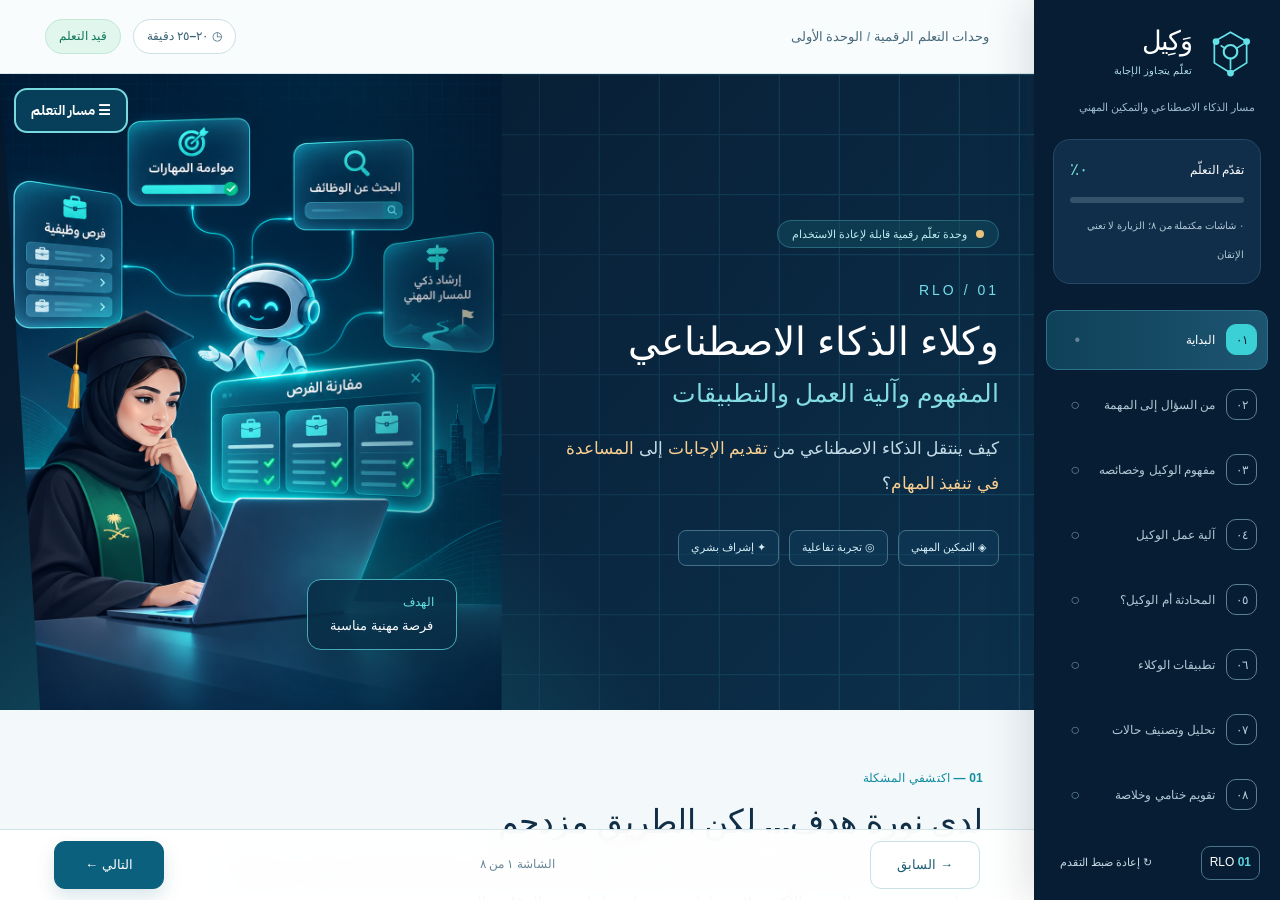
<file: course/index.html>
<!doctype html>
<html lang="ar" dir="rtl"><head><meta charset="utf-8"><meta name="viewport" content="width=device-width,initial-scale=1"><meta name="theme-color" content="#071d34"><meta name="description" content="مسار موحد من خمس وحدات تعليمية تفاعلية لبناء مهارات وكلاء الذكاء الاصطناعي"><title>مسار وكلاء الذكاء الاصطناعي | خمس وحدات تعليمية</title>
<style>
@import url('https://fonts.googleapis.com/css2?family=IBM+Plex+Sans+Arabic:wght@400;500;600;700&display=swap');
:root{font-family:'IBM Plex Sans Arabic',Tahoma,Arial,sans-serif;color:#163a50;background:#edf7f9}*{box-sizing:border-box}body{margin:0}.skip{position:absolute;top:-80px;right:12px;z-index:50;background:white;padding:12px}.skip:focus{top:5px}
.course-header{background:linear-gradient(115deg,#061f38,#0b4660);color:#fff;padding:8px clamp(12px,2vw,22px);box-shadow:0 5px 18px #062c3c25}.heading{display:flex;gap:16px;align-items:center;justify-content:space-between;flex-wrap:wrap}.heading small{display:block;color:#a6e5e5;font-size:12px}.heading h1{font-size:clamp(18px,2vw,25px);margin:0;line-height:1.7;color:white}.home{color:#efffff;text-decoration:none;border:1px solid #6dcdd1;border-radius:11px;padding:7px 13px;font-size:13px}.home:hover,.home:focus{background:#165b72}.tabs{display:grid;grid-template-columns:repeat(5,minmax(0,1fr));gap:8px;margin-top:13px}.tab{display:flex;flex-direction:column;gap:3px;border-radius:11px;background:#103c55;border:1px solid #38798b;padding:10px 12px;text-decoration:none;color:#d5edef;min-height:70px;transition:.18s}.tab:hover{border-color:#b3e6e5;background:#19536c}.tab[aria-current="step"]{background:#087f89;color:white;border:2px solid #8be4e2;box-shadow:0 4px 15px #042a3525}.tab .number{font-size:11px;color:#a8e1e1}.tab strong{font-size:13px;line-height:1.5}.player{display:flex;flex-direction:column;height:100dvh;min-height:440px}.player iframe{border:0;width:100%;flex:1;min-height:0;background:#fff}
@media(max-width:850px){.tabs{display:flex;overflow-x:auto;scroll-snap-type:x mandatory;scrollbar-width:thin}.tab{flex:0 0 180px;scroll-snap-align:start}.player{height:100dvh}}
</style></head><body><a href="#content" class="skip">تخطي التنقل إلى محتوى الوحدة</a><main id="content" class="player"><iframe id="lesson" title="محتوى الوحدة التعليمية" src="../RLO1/" loading="eager" allow="fullscreen" referrerpolicy="same-origin"></iframe></main>
<script>
(()=>{'use strict';
const pages=['../RLO1/index.html?v=agent-platforms-claude-20261125','../RLO2/index.html?v=ack-only-20261124-1935-b','../RLO3/index.html?v=ack-only-20261124-1935-b','../RLO4/index.html?v=ack-only-20261124-1935-b','../RLO5/index.html?v=ack-only-20261124-1935-b'];const frame=document.getElementById('lesson');let current=0;
function validUnit(){const raw=new URLSearchParams(location.search).get('unit');const n=Number(raw);return Number.isInteger(n)&&n>=1&&n<=5?n:1}
function render(n,load=true,push=false){current=n-1;if(load)frame.src=pages[current];if(push)history.pushState({unit:n},'', '?unit='+n);else history.replaceState({unit:n},'', '?unit='+n)}

window.addEventListener('popstate',()=>render(validUnit()));
frame.addEventListener('load',()=>{try{const url=frame.contentWindow.location.href;for(let i=0;i<5;i++){if(url.includes('/RLO'+(i+1)+'/')){if(i!==current)render(i+1,false,false);break}}}catch(e){}});
render(validUnit());
})();
</script><script src="../course-global-menu.js" defer></script>
</body></html>
</file>
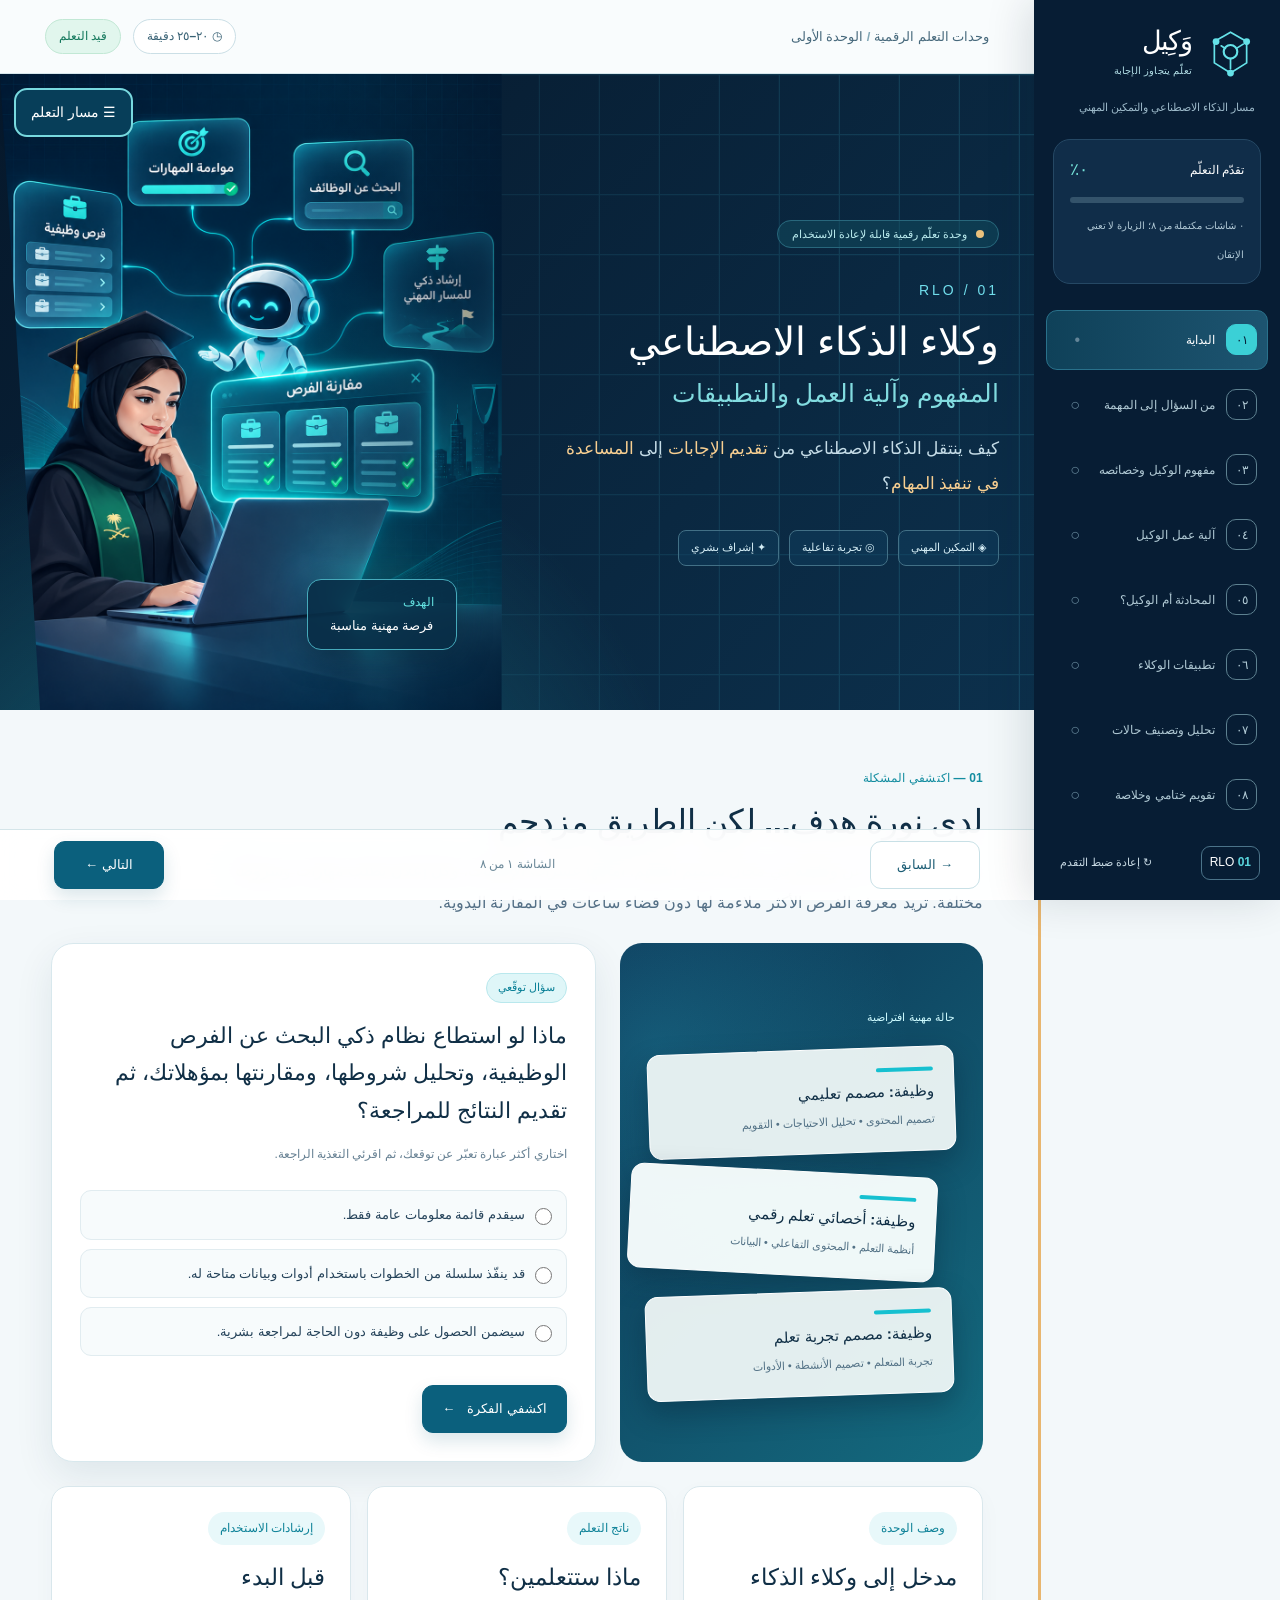
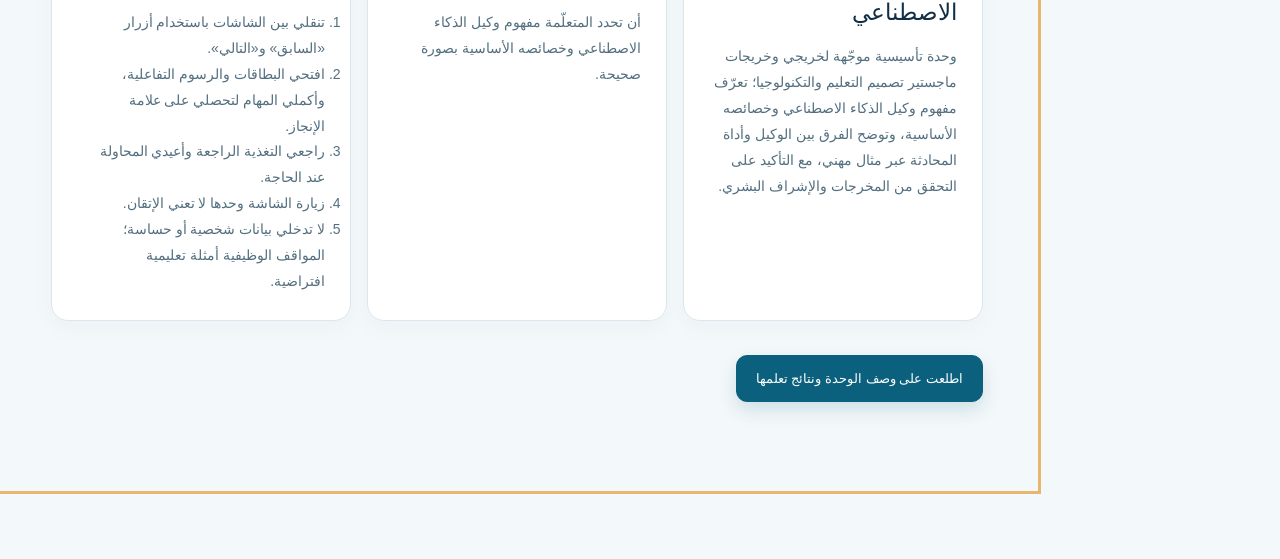
<file: RLO1/index.html>
<!doctype html>
<html lang="ar" dir="rtl">
<head>
  <meta charset="utf-8">
  <meta name="viewport" content="width=device-width,initial-scale=1">
  <meta name="theme-color" content="#071e35">
  <meta name="description" content="وحدة تعلم رقمية تفاعلية حول مفهوم وكلاء الذكاء الاصطناعي وآلية عملهم وتطبيقاتهم في التمكين المهني.">
  <title>وكلاء الذكاء الاصطناعي | RLO1</title>
  <link rel="stylesheet" href="styles.css?v=agent-platforms-claude-20261125">
  <script src="app.js?v=agent-platforms-claude-20261125" defer></script>

<style id="rlo-responsible-styles">.rlo-responsible{margin:26px 0 20px;padding:22px;border-radius:20px;background:#f1f8f8;border:1px solid #bedbdc;box-shadow:0 8px 28px #103b4b0d;color:#163c4b}.rlo-responsible-head{display:flex;align-items:center;gap:14px;background:#087f89;border-right:5px solid #49d5d0;color:white;padding:15px 19px;border-radius:15px;margin-bottom:17px}.rlo-responsible-head>span{font-size:37px}.rlo-responsible-head h2{margin:0 0 4px;color:white;font-size:clamp(17px,2.2vw,23px)}.rlo-responsible-head p{margin:0;color:#def5f4;font-size:13px}.rlo-responsible-grid{display:grid;grid-template-columns:repeat(3,minmax(0,1fr));gap:12px}.rlo-responsible-item{background:white;border:1px solid #c6e3e4;border-radius:14px;padding:15px 13px;min-width:0}.rlo-responsible-icon{font-size:25px;display:block;margin-bottom:5px}.rlo-responsible-item strong{display:block;font-size:15px;color:#0c5262}.rlo-responsible-item p{margin:5px 0 0;color:#426573;font-size:13px;line-height:1.7}@media(max-width:800px){.rlo-responsible-grid{grid-template-columns:repeat(2,minmax(0,1fr))}}@media(max-width:480px){.rlo-responsible{padding:13px}.rlo-responsible-grid{grid-template-columns:1fr}.rlo-responsible-head{padding:12px}}</style>
<link rel="stylesheet" href="../unified-course-header.css?v=20261124-b"><style id="rlo1-intro-cards-fix">.rlo1-intro-cards{display:grid!important;grid-template-columns:repeat(3,minmax(0,1fr))!important;gap:16px!important;margin:24px 0 34px!important}.rlo1-intro-card{display:block!important;min-width:0!important;background:#fff!important;border:1px solid #d9e7ec!important;border-radius:17px!important;padding:25px!important;box-shadow:0 8px 23px #153d5908!important}.rlo1-intro-tag{display:inline-block!important;background:#e8f8fa!important;color:#108399!important;border-radius:100px!important;padding:6px 12px!important;font-weight:700!important}.rlo1-intro-card h3{margin:15px 0!important;color:#102f46!important;font-size:23px!important}.rlo1-intro-card p,.rlo1-intro-card li{color:#536f80!important;line-height:1.85!important;font-size:14px!important}@media(max-width:1000px){.rlo1-intro-cards{grid-template-columns:1fr!important}}</style></head>
<body class="course-header-unified">
<a class="skip-link" href="#main">تخطي إلى المحتوى</a>
<div class="shell">
 <aside class="sidebar" id="sidebar" aria-label="قائمة التنقل بين شاشات الوحدة">
  <div class="sidebar-head">
    <a href="#screen-1" class="brand" aria-label="العودة إلى غلاف الوحدة">
      <svg class="brand-symbol" viewBox="0 0 60 60" fill="none" aria-hidden="true"><path d="M30 5 49 16v25L30 53 11 41V16L30 5Z" stroke="currentColor" stroke-width="2"/><circle cx="30" cy="28" r="8" stroke="currentColor" stroke-width="2.5"/><circle cx="13" cy="16" r="4" fill="currentColor"/><circle cx="49" cy="16" r="4" fill="currentColor"/><circle cx="30" cy="53" r="4" fill="currentColor"/><path d="M19 21 24 24m13 0 8-5M30 36v12" stroke="currentColor" stroke-width="2" stroke-linecap="round"/></svg>
      <span><strong>وَكِيل</strong><small>تعلّم يتجاوز الإجابة</small></span>
    </a>
    <button class="icon-button sidebar-close" id="closeNav" aria-label="إغلاق القائمة">×</button>
  </div>
  <div class="sidebar-subtitle">مسار الذكاء الاصطناعي والتمكين المهني</div>
  <div class="progress-box"><div class="progress-head"><span>تقدّم التعلّم</span><strong id="progressNumber" aria-live="polite">٠٪</strong></div><div class="progress-track"><div id="progressBar" class="progress-fill"></div></div><small id="progressHint">لا تكتمل الشاشة بمجرد فتحها</small></div>
  <nav id="screenNav" class="screen-nav" aria-label="شاشات الوحدة"></nav>
  <div class="side-bottom"><span class="side-pill">RLO <b>01</b></span><button id="resetProgress" class="plain-button"><span aria-hidden="true">↻</span> إعادة ضبط التقدم</button></div>
 </aside>
 <div class="shade" id="shade" hidden></div>
 <div class="main-column">
  <header class="topbar"><div class="top-right"><button class="icon-button menu-toggle" id="openNav" aria-label="فتح قائمة الشاشات" aria-expanded="false">☰</button><span class="course-eyebrow">وحدات التعلم الرقمية <span> / </span> الوحدة الأولى</span></div><div class="top-left"><span class="duration-chip">◷ ٢٠–٢٥ دقيقة</span><span class="status-chip" id="currentStatus" aria-live="polite">قيد التعلم</span></div></header>
  <main id="main" tabindex="-1">
   <!-- SCREEN 1: INTRO -->
   <section class="screen" data-screen="1" aria-labelledby="title1">
    <div class="hero">
     <div class="hero-content"><span class="eyebrow"><span class="tiny-dot"></span> وحدة تعلّم رقمية قابلة لإعادة الاستخدام</span><div class="rlo-number">RLO / 01</div><h1 id="title1">وكلاء الذكاء الاصطناعي<span>المفهوم وآلية العمل والتطبيقات</span></h1><p class="hero-lead">كيف ينتقل الذكاء الاصطناعي من <strong>تقديم الإجابات</strong> إلى <strong>المساعدة في تنفيذ المهام</strong>؟</p><div class="hero-chips"><span>◈ التمكين المهني</span><span>◎ تجربة تفاعلية</span><span>✦ إشراف بشري</span></div></div>
     <div class="hero-image"><img src="Unknown-102.png" alt="خريجة تبحث عن عمل مستخدمة حاسوبًا محمولًا وتراجع نوافذ الوظائف" loading="eager"><span class="floating-flag"><b>الهدف</b><small>فرصة مهنية مناسبة</small></span></div>
    </div>
    <div class="content-wrap"><div class="section-heading"><span class="section-no">01 — اكتشفي المشكلة</span><h2>لدى نورة هدف... لكن الطريق مزدحم</h2><p>نورة خريجة تبحث عن وظيفة في مجال تصميم التعليم. أمامها عشرات الإعلانات، وكل إعلان يطلب مهارات وشروطًا مختلفة. تريد معرفة الفرص الأكثر ملاءمة لها دون قضاء ساعات في المقارنة اليدوية.</p></div>
    <div class="scenario-layout"><div class="scenario-visual"><div class="glass-tag">حالة مهنية افتراضية</div><div class="job-paper"><span class="mini-bar"></span><strong>وظيفة: مصمم تعليمي</strong><small>تصميم المحتوى • تحليل الاحتياجات • التقويم</small></div><div class="job-paper paper2"><span class="mini-bar"></span><strong>وظيفة: أخصائي تعلم رقمي</strong><small>أنظمة التعلم • المحتوى التفاعلي • البيانات</small></div><div class="job-paper paper3"><span class="mini-bar"></span><strong>وظيفة: مصمم تجربة تعلم</strong><small>تجربة المتعلم • تصميم الأنشطة • الأدوات</small></div></div>
    <div class="question-card" id="introQuestion"><span class="tag">سؤال توقّعي</span><h3>ماذا لو استطاع نظام ذكي البحث عن الفرص الوظيفية، وتحليل شروطها، ومقارنتها بمؤهلاتك، ثم تقديم النتائج للمراجعة؟</h3><p class="subtle">اختاري أكثر عبارة تعبّر عن توقعك، ثم اقرئي التغذية الراجعة.</p><fieldset class="choice-group" id="introChoices"><legend class="sr-only">ما الفرق المتوقع؟</legend><label class="choice"><input type="radio" name="introChoice" value="a"><span>سيقدم قائمة معلومات عامة فقط.</span></label><label class="choice"><input type="radio" name="introChoice" value="b"><span>قد ينفّذ سلسلة من الخطوات باستخدام أدوات وبيانات متاحة له.</span></label><label class="choice"><input type="radio" name="introChoice" value="c"><span>سيضمن الحصول على وظيفة دون الحاجة لمراجعة بشرية.</span></label></fieldset><button class="primary-btn" id="introSubmit">اكشفي الفكرة <span aria-hidden="true">←</span></button><div class="feedback" id="introFeedback" role="status" aria-live="polite" hidden></div></div></div>
    <div class="rlo1-intro-cards">
      <article class="rlo1-intro-card"><span class="rlo1-intro-tag">وصف الوحدة</span><h3>مدخل إلى وكلاء الذكاء الاصطناعي</h3><p>وحدة تأسيسية موجّهة لخريجي وخريجات ماجستير تصميم التعليم والتكنولوجيا؛ تعرّف مفهوم وكيل الذكاء الاصطناعي وخصائصه الأساسية، وتوضح الفرق بين الوكيل وأداة المحادثة عبر مثال مهني، مع التأكيد على التحقق من المخرجات والإشراف البشري.</p></article>
      <article class="rlo1-intro-card"><span class="rlo1-intro-tag">ناتج التعلم</span><h3>ماذا ستتعلمين؟</h3><p>أن تحدد المتعلّمة مفهوم وكيل الذكاء الاصطناعي وخصائصه الأساسية بصورة صحيحة.</p></article>
      <article class="rlo1-intro-card"><span class="rlo1-intro-tag">إرشادات الاستخدام</span><h3>قبل البدء</h3><ol><li>تنقلي بين الشاشات باستخدام أزرار «السابق» و«التالي».</li><li>افتحي البطاقات والرسوم التفاعلية، وأكملي المهام لتحصلي على علامة الإنجاز.</li><li>راجعي التغذية الراجعة وأعيدي المحاولة عند الحاجة.</li><li>زيارة الشاشة وحدها لا تعني الإتقان.</li><li>لا تدخلي بيانات شخصية أو حساسة؛ المواقف الوظيفية أمثلة تعليمية افتراضية.</li></ol></article>
    </div>
    <button type="button" class="primary-btn" id="unitIntroAcknowledge">اطلعت على وصف الوحدة ونتائج تعلمها</button>
    </div>
   </section>
   <!-- SCREEN 2: VIDEO -->
   <section class="screen" data-screen="2" aria-labelledby="title2" hidden><div class="content-wrap"><div class="page-title"><span class="section-no">02 — لاحظي التحوّل</span><h1 id="title2">من السؤال إلى المهمة</h1><p>كيف يعمل وكيل الذكاء الاصطناعي؟ شاهدي رحلة نورة ثم حلّلي الفرق بين الإجابة وتنفيذ مهمة.</p></div>
    <div class="video-layout"><div class="video-panel"><div class="video-tag">من السؤال إلى المهمة — فيديو تعليمي مدته ٤٦ ثانية</div><video id="lessonVideo" controls preload="metadata" playsinline poster="Unknown-102.png" aria-label="فيديو من السؤال إلى المهمة: نورة تنتقل من سؤال أداة المحادثة إلى استخدام وكيل لتحليل الفرص المهنية"><source src="from-question-to-task.mp4" type="video/mp4">متصفحك لا يدعم تشغيل الفيديو.</video></div><div class="video-aside"><span class="tag">أثناء المشاهدة</span><h3>راقبي ثلاث لحظات</h3><ol class="numbered"><li><b>السؤال</b><span>البحث عن المعلومات حول الوظيفة.</span></li><li><b>المهمة</b><span>تحليل الفرص ومقارنتها بملف الخريجة.</span></li><li><b>القرار</b><span>عرض النتائج على نورة ومراجعتها قبل أي إجراء خارجي.</span></li></ol><div class="notice">الوكيل لا يعني غياب الإنسان؛ بل يحتاج إلى تعليمات وصلاحيات وحدود واضحة.</div></div></div>
    <div class="question-card spaced" id="videoQuestion"><span class="tag">حلّلي بعد المشاهدة</span><h3>أي المواقف التالية يدل على انتقال النظام من الإجابة إلى المساعدة في تنفيذ المهمة؟</h3><fieldset class="choice-group"><legend class="sr-only">حددي الدليل</legend><label class="choice"><input type="radio" name="videoChoice" value="a"><span>تقديم تعريف عام لمصمم التعليم.</span></label><label class="choice"><input type="radio" name="videoChoice" value="b"><span>البحث في المصادر المسموح بها، واستخراج الشروط، ثم إعداد مقارنة موثقة.</span></label><label class="choice"><input type="radio" name="videoChoice" value="c"><span>اقتراح كلمات مفتاحية يمكن البحث بها يدويًا.</span></label></fieldset><button id="videoSubmit" class="primary-btn">تحققي من التحليل</button><div class="feedback" id="videoFeedback" role="status" aria-live="polite" hidden></div><p class="subtle" id="videoWatchHint">شغّلي المقطع التجريبي وأكملي المشاهدة قبل اعتماد إجابتك.</p></div>
   </div></section>
   <!-- SCREEN 3: CARDS -->
   <section class="screen" data-screen="3" aria-labelledby="title3" hidden><div class="content-wrap"><div class="page-title"><span class="section-no">03 — افهمي المكونات</span><h1 id="title3">ما وكيل الذكاء الاصطناعي؟</h1><p>هو نظام يسعى لتحقيق هدف محدد ضمن تعليمات وصلاحيات، ويمكنه استخدام معلومات وأدوات وإجراءات لتحقيق أجزاء من المهمة، مع مراجعة النتائج ضمن حدود تصميمه.</p></div><div class="concept-strip"><span class="concept-icon">◎</span><div><strong>الفكرة الأساسية</strong><p>ليس كل نظام يكتب نصًا وكيلًا منفذًا للمهام؛ والحكم يكون على سلوكه وقدراته الفعلية، لا على اسمه أو واجهته.</p></div></div><div class="cards-header"><div><span class="mini-label">بطاقات قابلة للكشف</span><h2>٧ خصائص... و٧ أمثلة مهنية</h2></div><div class="small-progress"><span id="cardsCount">٠ من ٧</span> بطاقات تم استكشافها</div></div><div id="featureGrid" class="feature-grid"></div><div class="notice spaced">تختلف درجة الاستقلالية والتخطيط واستخدام الأدوات ومراجعة النتائج باختلاف تصميم الوكيل وصلاحياته؛ ولا تتوافر هذه الخصائص بالدرجة نفسها في كل نظام.</div><div id="cardsFeedback" class="feedback" aria-live="polite" hidden></div></div></section>
   <!-- SCREEN 4: WORKFLOW -->
   <section class="screen" data-screen="4" aria-labelledby="title4" hidden><div class="content-wrap"><div class="page-title"><span class="section-no">04 — تتبعي دورة العمل</span><h1 id="title4">كيف ينفّذ الوكيل مهمة متعددة الخطوات؟</h1><p>استكشفي كل مرحلة من مراحل مساعدة نورة في البحث عن عمل، ثم رتّبي الخطوات بنفسك.</p></div><div class="workflow-board"><div class="workflow-toolbar"><span class="tag">مخطط SVG تفاعلي</span><small>اضغطي على أي مرحلة أو استخدمي مفتاح Enter</small></div><svg id="workflowSvg" viewBox="0 0 940 300" role="group" aria-label="مخطط تفاعلي لدورة عمل الوكيل، لكل مرحلة زر قابل للتحديد"><defs><linearGradient id="flowGrad" x1="0" x2="1"><stop stop-color="#20d0d6"/><stop offset="1" stop-color="#f3bf6f"/></linearGradient></defs><path class="flow-path" d="M820 80 H120 Q80 80 80 120 V190 Q80 232 120 232 H820"/><path class="flow-path dashed" d="M145 232 C 75 285 20 190 145 80"/><path id="activeFlowPath" class="flow-path active-flow-path" d="M820 80 H120 Q80 80 80 120 V190 Q80 232 120 232 H820"/><g id="flowNodes"></g><text x="470" y="160" text-anchor="middle" class="svg-flow-caption">المراجعة قد تعيد الوكيل إلى مرحلة سابقة</text></svg><div class="flow-explainer" id="flowExplainer"><div class="flow-round">01</div><div><span class="mini-label">اختاري إحدى المراحل</span><h3>تحديد الهدف</h3><p>ما النتيجة التي تريد نورة الوصول إليها؟</p><small>مثال: إيجاد ثلاث فرص مناسبة للمراجعة خلال أسبوع.</small></div></div></div>
    <div class="sort-card"><div class="sort-top"><div><span class="mini-label">نشاط ترتيب</span><h2>أعيدي ترتيب مراحل المهمة</h2><p>رتّبي المسار الأساسي من الهدف إلى التحقق، ثم تذكري أن المراجعة قد تعيدك إلى خطوة سابقة.</p></div><span class="score-tag" id="orderCount">٠ / ٧</span></div><ol id="orderList" class="order-list"></ol><div class="inline-actions"><button class="primary-btn" id="orderCheck">تحققي من الترتيب</button><button class="secondary-btn" id="orderRetry">إعادة ترتيب عشوائي</button></div><div id="orderFeedback" class="feedback" aria-live="polite" hidden></div></div></div></section>
   <!-- SCREEN 5: COMPARISON -->
   <section class="screen" data-screen="5" aria-labelledby="title5" hidden><div class="content-wrap"><div class="page-title"><span class="section-no">05 — قارني بالأدلة</span><h1 id="title5">هل كل محادثة ذكية وكيلًا؟</h1><p>قارني نظامًا يقدم إجابة، بآخر يملك أدوات وصلاحيات لتنفيذ خطوات متعددة. لا تحكمي من اسم المنتج وحده.</p></div><div class="versus-grid"><article class="versus-card"><div class="versus-top"><span class="versus-icon">✦</span><span>الحالة (أ)</span></div><h3>نظام يجيب عن سؤال</h3><div class="quote-box">«ما المهارات المطلوبة لوظيفة مصمم تعليمي؟»</div><p>يقدّم قائمة بالمهارات الأكثر شيوعًا ويقترح كلمات بحث، دون الوصول إلى ملفات الخريجة أو مواقع العمل أو تنفيذ إجراء خارجي.</p><div class="capability"><span>استجابة معرفية</span><i>داخل المحادثة</i></div></article><div class="versus-divider">مقارنة</div><article class="versus-card accent"><div class="versus-top"><span class="versus-icon">⌘</span><span>الحالة (ب)</span></div><h3>نظام ينفّذ خطوات بأدوات</h3><div class="quote-box">«ابحث عن فرص موثوقة، وقارن شروطها بملفي، ثم أعد تقريرًا.»</div><p>يبحث في مصادر مأذون بها، ويفحص شروط الوظائف، ويقارنها بمؤهلات موثقة، ثم يخرج تقريرًا للمتعلّمة مع المصادر والقيود.</p><div class="capability"><span>سلوك وكيلي</span><i>أدوات + خطوات + تحقق</i></div></article></div>
    <div class="question-card spaced"><span class="tag">تحليل أدلة</span><h3>أي الأدلة التالية تثبت سلوكًا وكيليًا في الحالة (ب)؟</h3><p class="subtle">اختاري جميع الأدلة الصحيحة فقط.</p><fieldset id="compareChoices" class="choice-group"><legend class="sr-only">أدلة السلوك الوكيلي</legend><label class="choice"><input type="checkbox" value="tools"><span>الوصول إلى مصادر الوظائف عبر أدوات مناسبة.</span></label><label class="choice"><input type="checkbox" value="steps"><span>تنفيذ سلسلة خطوات مترابطة بدل إجابة واحدة فقط.</span></label><label class="choice"><input type="checkbox" value="verify"><span>مقارنة المتطلبات ببيانات فعلية وإيضاح حدود النتيجة.</span></label><label class="choice"><input type="checkbox" value="brand"><span>ظهور اسم علامة تجارية معروفة أعلى الصفحة.</span></label></fieldset><button class="primary-btn" id="compareSubmit">حلّلي الأدلة</button><div class="feedback" id="compareFeedback" role="status" aria-live="polite" hidden></div></div></div></section>
   <!-- SCREEN 6: APPLICATIONS -->
   <section class="screen" data-screen="6" aria-labelledby="title6" hidden><div class="content-wrap"><div class="page-title"><span class="section-no">06 — اكتشفي منصات بناء الوكلاء</span><h1 id="title6">أمثلة على منصات بناء وكلاء الذكاء الاصطناعي</h1><p>استكشفي ست منصات حقيقية تساعد على تصميم الوكلاء أو سير العمل الذكي. اختاري منصة لعرض أبرز مميزاتها والرابط الرسمي لها.</p></div>
   <div class="agent-platforms" aria-label="منصات بناء وكلاء الذكاء الاصطناعي">
    <button type="button" class="agent-platform" data-app="dify" aria-pressed="false"><span class="agent-platform-icon" aria-hidden="true">✦</span><strong>Dify</strong><small>بناء التطبيقات والوكلاء</small><span class="agent-platform-action">استكشفي المميزات</span></button>
    <button type="button" class="agent-platform" data-app="flowise" aria-pressed="false"><span class="agent-platform-icon" aria-hidden="true">◇</span><strong>Flowise</strong><small>تصميم مرئي مفتوح المصدر</small><span class="agent-platform-action">استكشفي المميزات</span></button>
    <button type="button" class="agent-platform" data-app="n8n" aria-pressed="false"><span class="agent-platform-icon" aria-hidden="true">⚙</span><strong>n8n</strong><small>أتمتة مع خطوات ذكية</small><span class="agent-platform-action">استكشفي المميزات</span></button>
    <button type="button" class="agent-platform" data-app="make" aria-pressed="false"><span class="agent-platform-icon" aria-hidden="true">▦</span><strong>Make</strong><small>ربط التطبيقات والأدوات</small><span class="agent-platform-action">استكشفي المميزات</span></button>
    <button type="button" class="agent-platform" data-app="botpress" aria-pressed="false"><span class="agent-platform-icon" aria-hidden="true">☏</span><strong>Botpress</strong><small>وكلاء محادثة ودعم</small><span class="agent-platform-action">استكشفي المميزات</span></button>
    <button type="button" class="agent-platform" data-app="claude" aria-pressed="false"><span class="agent-platform-icon" aria-hidden="true">⌘</span><strong>Claude Code</strong><small>وكيل برمجي لبناء المشاريع والوكلاء</small><span class="agent-platform-action">استكشفي المميزات</span></button>
   </div>
   <div class="agent-platform-detail" id="applicationDetail" aria-live="polite"><span class="mini-label">تطبيق استكشافي تفاعلي</span><h2>اختاري منصة لاكتشاف مميزاتها</h2><p>اضغطي على إحدى البطاقات الست لعرض خصائصها، ومجال استخدامها، والرابط الرسمي.</p><div class="application-foot"><span id="appsCount">٠ من ٦</span> منصات تم استكشافها</div></div>
   <div class="notice spaced">المنصات خارجية؛ تختلف الخطط المجانية وميزات النشر والتكاليف حسب الخدمة. قد تتطلب بعض الخصائص اشتراكًا أو استضافة أو مفتاح API. لا تُدخلي بيانات شخصية أو حساسة عند التجربة.</div>
   <div class="feedback" id="appsFeedback" role="status" aria-live="polite" hidden></div></div></section>
   <!-- SCREEN 7: CLASSIFY -->
   <section class="screen" data-screen="7" aria-labelledby="title7" hidden><div class="content-wrap"><div class="page-title"><span class="section-no">07 — حلّلي ولا تتسرّعي</span><h1 id="title7">هل هذه حالة وكيلية فعلًا؟</h1><p>اقرئي الأدلة في ست حالات. اسحبي البطاقة إلى التصنيف المناسب، أو اختاري التصنيف من قائمتها إن كنتِ تستخدمين اللمس أو لوحة المفاتيح.</p></div><div class="classify-note"><b>٣ تصنيفات محتملة</b><span>استجابة داخل المحادثة</span><span>سلوك وكيلي</span><span>أدلة غير كافية</span></div><div class="classification-layout"><div id="caseList" class="case-list"></div><div id="dropZones" class="drop-zone-grid"><div class="dropzone" data-category="chat" tabindex="0"><strong>استجابة داخل المحادثة</strong><small>لا دليل على تنفيذ إجراءات خارج المحادثة</small><div class="drop-items"></div></div><div class="dropzone" data-category="agent" tabindex="0"><strong>نظام ذو سلوك وكيلي</strong><small>أدوات وصلاحيات ومهمة متعددة الخطوات</small><div class="drop-items"></div></div><div class="dropzone" data-category="unknown" tabindex="0"><strong>لا تتوافر أدلة كافية</strong><small>الوصف لا يسمح بالحكم على القدرات الفعلية</small><div class="drop-items"></div></div></div></div><div class="justification"><label for="classifyReason"><strong>برّري تصنيف حالة واحدة</strong><span>اختاري حالة، وحددي الدليل الذي جعلك تصنفينها بهذا الشكل (٢٥ حرفًا على الأقل).</span></label><textarea id="classifyReason" rows="3" placeholder="اخترت الحالة ... لأن الوصف يوضح ..."></textarea></div><div class="inline-actions"><button class="primary-btn" id="classifySubmit">تحققي من التصنيفات</button><button class="secondary-btn" id="classifyReset">إعادة المحاولة</button></div><div id="classifyFeedback" class="feedback" role="status" aria-live="polite" hidden></div></div></section>
   <!-- SCREEN 8: FINAL -->
   <section class="screen" data-screen="8" aria-labelledby="title8" hidden><div class="content-wrap"><div class="page-title"><span class="section-no">08 — طبّقي حكمك المهني</span><h1 id="title8">التقويم الختامي</h1><p>اختبري فهمك في موقف جديد يتضمن حدودًا واقعية للبيانات والصلاحيات، ثم برّري قرارك.</p></div><div class="rlo-responsible" aria-labelledby="rlo-responsible-title"><div class="rlo-responsible-head" style="background:#087f89!important;background-image:none!important"><span aria-hidden="true">⚖️</span><div><h2 id="rlo-responsible-title">الاستخدام المسؤول لوكلاء الذكاء الاصطناعي</h2><p>ستة مبادئ أساسية نطبقها في كل مهمة ينفذها الوكيل.</p></div></div><div class="rlo-responsible-grid"><article class="rlo-responsible-item"><span class="rlo-responsible-icon" aria-hidden="true">🎯</span><strong>حددي هدفًا واضحًا</strong><p>حددي المهمة ونطاقها قبل أن يباشر الوكيل التنفيذ.</p></article><article class="rlo-responsible-item"><span class="rlo-responsible-icon" aria-hidden="true">🔎</span><strong>تحققي من المخرجات</strong><p>راجعي النتائج وقارنيها بمصادر موثوقة قبل اعتمادها.</p></article><article class="rlo-responsible-item"><span class="rlo-responsible-icon" aria-hidden="true">🔒</span><strong>احمي الخصوصية</strong><p>لا تشاركي بيانات شخصية أو حساسة دون ضرورة وموافقة مناسبة.</p></article><article class="rlo-responsible-item"><span class="rlo-responsible-icon" aria-hidden="true">🤝</span><strong>استخدميه بمسؤولية</strong><p>اجعلي الوكيل داعمًا لأدائك وتطوير مهاراتك، لا بديلًا عن حكمك المهني.</p></article><article class="rlo-responsible-item"><span class="rlo-responsible-icon" aria-hidden="true">⚖️</span><strong>تجنبي التحيز</strong><p>راجعي عدالة النتائج، ولا تعتمدي توصية تمييزية أو غير مبررة.</p></article><article class="rlo-responsible-item"><span class="rlo-responsible-icon" aria-hidden="true">🏛️</span><strong>احترمي الأنظمة</strong><p>التزمي بالقيم والحقوق والتعليمات المحلية وشروط استخدام المواقع.</p></article></div></div>
<div class="final-scenario"><div class="scenario-marker">موقف واقعي افتراضي</div><h2>هل يستطيع الوكيل إنجاز المهمة كاملة؟</h2><p>تريد خريجة تصميم وكيل يساعدها في البحث عن وظائف مناسبة. بعض الإعلانات لا تتضمن معلومات كافية، وبعض مواقع التوظيف تمنع الوصول الآلي. ترغب الخريجة في الحصول على تقرير واضح، لكنها لا تريد إرسال سيرتها الذاتية دون موافقتها.</p><div class="scenario-constraints"><span>◈ معلومات ناقصة</span><span>⚠ قيود وصول</span><span>◎ موافقة بشرية</span></div></div>
    <form id="finalForm" novalidate><div class="assessment-card"><div class="assess-label">المعيار ١ من ٤ · تحليل القدرات</div><h3>ما القدرات التي يحتاجها الوكيل في هذه المهمة؟</h3><p class="subtle">اختاري جميع القدرات المناسبة.</p><label class="choice"><input type="checkbox" name="finalAbilities" value="collect"><span>جمع معلومات من مصادر يسمح بالوصول إليها.</span></label><label class="choice"><input type="checkbox" name="finalAbilities" value="compare"><span>مقارنة شروط الوظائف بأدلة المؤهلات المتاحة.</span></label><label class="choice"><input type="checkbox" name="finalAbilities" value="uncertainty"><span>توضيح ما تعذر التحقق منه وبياناته الناقصة.</span></label><label class="choice"><input type="checkbox" name="finalAbilities" value="guarantee"><span>ضمان القبول الوظيفي بمجرد اكتمال البحث.</span></label></div>
    <div class="assessment-card"><div class="assess-label">المعيار ٢ من ٤ · اختيار الأدوات</div><h3>ما الإجراء المناسب إذا كان أحد المواقع يمنع البحث الآلي؟</h3><label class="choice"><input type="radio" name="finalTools" value="evade"><span>تجاوز المنع تقنيًا لإكمال المهمة.</span></label><label class="choice"><input type="radio" name="finalTools" value="respect"><span>احترام قيود الموقع، واستخدام مصادر بديلة مسموح بها، وطلب المراجعة اليدوية عند الحاجة.</span></label><label class="choice"><input type="radio" name="finalTools" value="invent"><span>افتراض نتائج من إعلان مشابه لتعويض النقص.</span></label></div>
    <div class="assessment-card"><div class="assess-label">المعيار ٣ من ٤ · تحليل الحدود</div><h3>كيف يتعامل الوكيل مع إعلان لا يحدد الخبرة المطلوبة؟</h3><label class="choice"><input type="radio" name="finalLimit" value="estimate"><span>يعطي تقديرًا جازمًا للخبرة المطلوبة.</span></label><label class="choice"><input type="radio" name="finalLimit" value="flag"><span>يذكر أن الشرط غير واضح ويطلب التحقق قبل الحكم على ملاءمة الفرصة.</span></label><label class="choice"><input type="radio" name="finalLimit" value="ignore"><span>يتجاهل الشرط ويصنّف الفرصة مناسبة تمامًا.</span></label></div>
    <div class="assessment-card"><div class="assess-label">المعيار ٤ من ٤ · اتخاذ قرار مهني</div><h3>متى يمكن للوكيل إرسال السيرة الذاتية إلى جهة العمل؟</h3><label class="choice"><input type="radio" name="finalConsent" value="auto"><span>بمجرد ظهور وظيفة ملائمة دون الرجوع للخريجة.</span></label><label class="choice"><input type="radio" name="finalConsent" value="approve"><span>بعد أن تراجع الخريجة الجهة والبيانات وتمنح موافقة صريحة على الإرسال.</span></label><label class="choice"><input type="radio" name="finalConsent" value="silent"><span>بعد أن يجهز الوكيل نسخة معدّلة من السيرة الذاتية تلقائيًا.</span></label></div>
    <div class="assessment-card"><div class="assess-label">تبرير القرار · تقويم التفكير الأعلى</div><label for="finalReason"><h3>ما القرار الأنسب؟ ولماذا؟</h3><p class="subtle">اشملي حدود المعلومات، وقيود الأدوات، ودور الموافقة البشرية.</p></label><textarea id="finalReason" rows="4" placeholder="أسمح للوكيل بـ ... لكن أطلب منه ... ولا أوافق على ... إلا بعد ..."></textarea><label class="self-check"><input type="checkbox" id="reasonSelfCheck"><span>قارنتُ تبريري بالمعايير: الأدلة، القيود، الإشراف البشري، والسبب المنطقي. (هذه مراجعة ذاتية وليست تصحيحًا آليًا للنص.)</span></label></div><button class="primary-btn big" type="submit">اعتمدي التقويم واستعرضي التغذية الراجعة</button><div class="feedback" id="finalFeedback" role="status" aria-live="polite" hidden></div></form>
    <div class="summary-visual"><div class="summary-header"><span class="section-no">الخلاصة</span><h2>اسألي ثلاث أسئلة قبل استخدام وكيل</h2></div><div class="summary-cards"><div><span>01</span><h3>ما هو؟</h3><p>نظام موجّه نحو هدف يستخدم معلومات وقدرات فعلية ضمن صلاحيات محددة.</p></div><div><span>02</span><h3>كيف يعمل؟</h3><p>يحلّل ويخطط ويستخدم أدوات وينفّذ خطوات ويتحقق من النتائج ويعدّل مساره.</p></div><div><span>03</span><h3>متى يناسب؟</h3><p>عندما تدعم الأدوات المهمة وتكون المخاطر والخصوصية والمراجعة البشرية تحت السيطرة.</p></div></div></div>
    <div class="next-unit"><div><span class="mini-label">الانتقال في المسار</span><h2>الخطوة التالية: وكيل المواءمة الوظيفية</h2><p>في الوحدة الثانية، ننتقل من فهم آلية عمل الوكيل إلى تحليل متطلبات وظيفة ومقارنتها بمهارات الخريجة.</p><a href="../course/?unit=2" target="_top" style="display:inline-block;margin-top:12px;padding:10px 16px;border:1px solid #45c8cb;border-radius:10px;color:#6eeced;font-weight:700;text-decoration:none">الانتقال إلى الوحدة الثانية ←</a></div><span aria-hidden="true">←</span></div>
    
<details class="details references" open><summary>المراجع العلمية الموثقة <span>−</span></summary><div class="details-content"><ol><li>Wang, L., Ma, C., Feng, X., Zhang, Z., Yang, H., Zhang, J., Chen, Z., Tang, J., Chen, X., Lin, Y., Zhao, W. X., Wei, Z., &amp; Wen, J.-R. (2024). A survey on large language model based autonomous agents. <em>Frontiers of Computer Science, 18</em>, 186345. <a href="https://doi.org/10.1007/s11704-024-40231-1" target="_blank" rel="noopener">https://doi.org/10.1007/s11704-024-40231-1</a></li><li>Yao, S., Zhao, J., Yu, D., Du, N., Shafran, I., Narasimhan, K., &amp; Cao, Y. (2023). ReAct: Synergizing reasoning and acting in language models. <em>International Conference on Learning Representations (ICLR)</em>. <a href="https://arxiv.org/abs/2210.03629" target="_blank" rel="noopener">https://arxiv.org/abs/2210.03629</a></li><li>National Institute of Standards and Technology. (2024). <em>Artificial intelligence risk management framework: Generative artificial intelligence profile</em> (NIST AI 600-1). <a href="https://doi.org/10.6028/NIST.AI.600-1" target="_blank" rel="noopener">https://doi.org/10.6028/NIST.AI.600-1</a></li><li>OpenAI. (2025). <em>A practical guide to building agents.</em> <a href="https://openai.com/business/guides-and-resources/a-practical-guide-to-building-ai-agents/" target="_blank" rel="noopener">دليل بناء الوكلاء</a></li></ol><p class="subtle">التطبيقات والأسماء الوظيفية والسيناريوهات في هذه الوحدة أمثلة توضيحية افتراضية، وليست تقارير عن أنظمة حقيقية.</p></div></details>
   </div>

</section>
  </main>
  <footer class="bottom-bar"><button class="secondary-btn" id="prevScreen">→ السابق</button><span class="footer-position" id="screenPosition">الشاشة ١ من ٨</span><button class="primary-btn" id="nextScreen">التالي ←</button></footer>
 </div>
</div>
<div id="announcer" class="sr-only" role="status" aria-live="polite"></div>



<script src="../course-global-menu.js" defer></script>
</body>
</html>
</file>
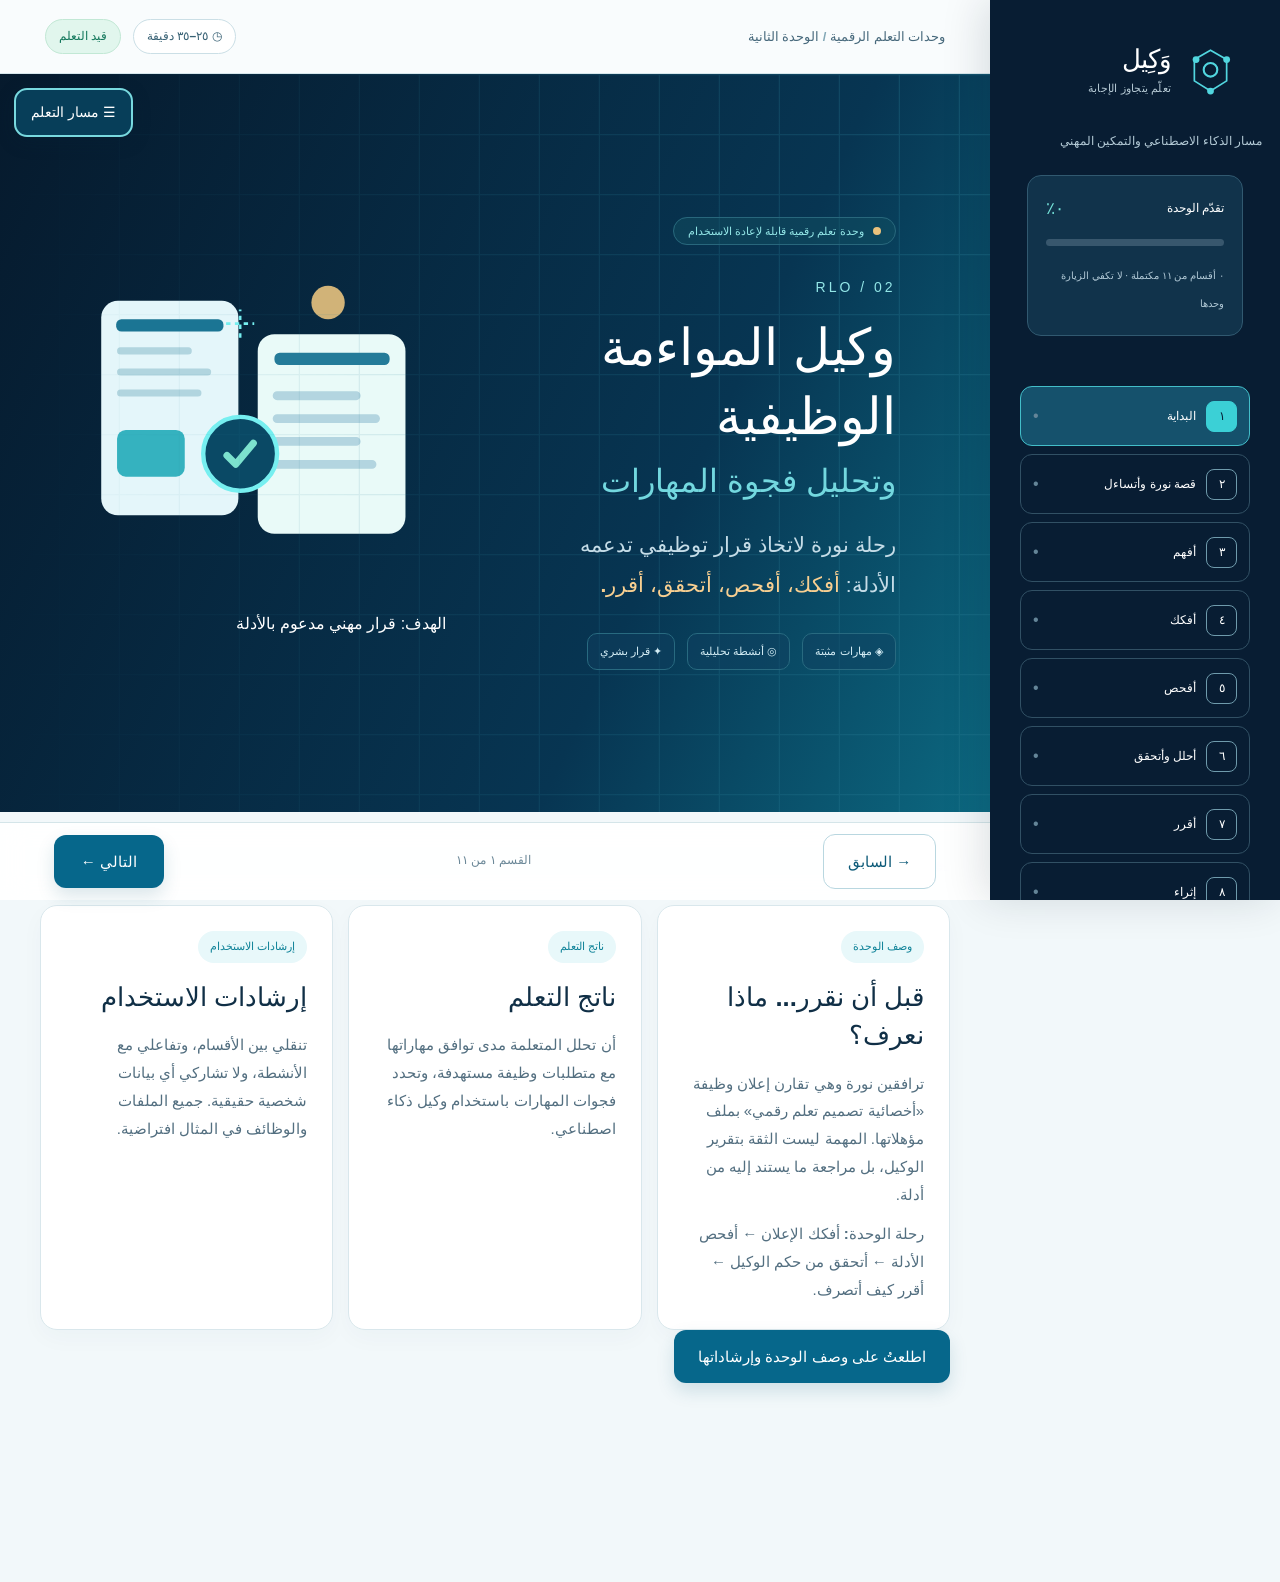
<file: RLO2/index.html>
<!doctype html><html lang="ar" dir="rtl"><head><meta charset="utf-8"><meta name="viewport" content="width=device-width, initial-scale=1"><meta name="theme-color" content="#071d34"><meta name="description" content="RLO2: وكيل المواءمة الوظيفية وتحليل فجوة المهارات — رحلة تعلم تفاعلية مع نورة"><title>وكيل المواءمة الوظيفية | RLO2</title><link rel="stylesheet" href="styles.css?v=cards-20261124-1840"><script defer src="app.js?v=ack-only-20261124-1935-b"></script>
<style id="rlo2-layout-correction">
/* RLO2: sidebar participates in flex layout; never reserve its width again. */
@media(min-width:801px){
  .shell{display:flex!important;flex-direction:row!important;align-items:stretch!important}
  .shell>.sidebar{position:sticky!important;top:0!important;right:auto!important;bottom:auto!important;width:290px!important;flex:0 0 290px!important;transform:none!important}
  .shell>.main-column{display:flex!important;flex:1 1 0!important;width:0!important;min-width:0!important;max-width:none!important;margin-right:0!important;margin-left:0!important}
  .main-column .content-wrap{box-sizing:border-box;max-width:1160px!important;width:calc(100% - 56px)!important;padding:40px 12px 70px!important;margin-inline:auto!important}
}
@media(max-width:800px){
  .shell>.main-column{width:100%!important;max-width:none!important;margin:0!important;display:flex;flex-direction:column}
  .main-column .content-wrap{width:100%!important;max-width:100%!important;box-sizing:border-box;padding:25px 18px!important}
}
</style>
<style id="rlo-responsible-styles">.rlo-responsible{margin:26px 0 20px;padding:22px;border-radius:20px;background:#f1f8f8;border:1px solid #bedbdc;box-shadow:0 8px 28px #103b4b0d;color:#163c4b}.rlo-responsible-head{display:flex;align-items:center;gap:14px;background:#087f89;border-right:5px solid #49d5d0;color:white;padding:15px 19px;border-radius:15px;margin-bottom:17px}.rlo-responsible-head>span{font-size:37px}.rlo-responsible-head h2{margin:0 0 4px;color:white;font-size:clamp(17px,2.2vw,23px)}.rlo-responsible-head p{margin:0;color:#def5f4;font-size:13px}.rlo-responsible-grid{display:grid;grid-template-columns:repeat(3,minmax(0,1fr));gap:12px}.rlo-responsible-item{background:white;border:1px solid #c6e3e4;border-radius:14px;padding:15px 13px;min-width:0}.rlo-responsible-icon{font-size:25px;display:block;margin-bottom:5px}.rlo-responsible-item strong{display:block;font-size:15px;color:#0c5262}.rlo-responsible-item p{margin:5px 0 0;color:#426573;font-size:13px;line-height:1.7}@media(max-width:800px){.rlo-responsible-grid{grid-template-columns:repeat(2,minmax(0,1fr))}}@media(max-width:480px){.rlo-responsible{padding:13px}.rlo-responsible-grid{grid-template-columns:1fr}.rlo-responsible-head{padding:12px}}</style>
<link rel="stylesheet" href="../unified-course-header.css?v=20261124-b"></head><body class="course-header-unified"><a class="skip-link" href="#main">تخطي إلى المحتوى</a><div class="shell"><aside id="sidebar" class="sidebar" aria-label="قائمة الوحدة"><div class="sidebar-head"><a class="brand" href="#screen-1"><svg class="brand-symbol" viewBox="0 0 60 60" fill="none" aria-hidden="true"><path d="M30 5 49 16v25L30 53 11 41V16L30 5Z" stroke="currentColor" stroke-width="2"/><circle cx="30" cy="28" r="8" stroke="currentColor" stroke-width="2.5"/><circle cx="13" cy="16" r="4" fill="currentColor"/><circle cx="49" cy="16" r="4" fill="currentColor"/><circle cx="30" cy="53" r="4" fill="currentColor"/></svg><span><strong>وَكِيل</strong><small>تعلّم يتجاوز الإجابة</small></span></a><button class="icon-button sidebar-close" id="closeNav" aria-label="إغلاق القائمة">×</button></div><div class="sidebar-subtitle">مسار الذكاء الاصطناعي والتمكين المهني</div><div class="progress-box"><div class="progress-head"><span>تقدّم الوحدة</span><strong id="progressNumber">٠٪</strong></div><div class="progress-track"><div class="progress-fill" id="progressBar"></div></div><small id="progressHint">إنجاز الأنشطة شرط لاحتساب التقدم</small></div><nav id="screenNav" class="screen-nav" aria-label="شاشات الوحدة"></nav><div class="side-bottom"><span class="side-pill">RLO <b>02</b></span><button id="resetProgress" class="plain-button">↻ إعادة ضبط التقدم</button></div></aside><div id="shade" class="shade" hidden></div><div class="main-column"><header class="topbar"><div class="top-right"><button class="icon-button menu-toggle" id="openNav" aria-label="فتح القائمة">☰</button><span class="course-eyebrow">وحدات التعلم الرقمية <span> / </span> الوحدة الثانية</span></div><div class="top-left"><span class="duration-chip">◷ ٢٥–٣٥ دقيقة</span><span id="currentStatus" class="status-chip">قيد التعلم</span></div></header><main id="main" tabindex="-1">
<section class="screen" data-screen="1"><div class="hero"><div class="hero-content"><span class="eyebrow"><span class="tiny-dot"></span> وحدة تعلم رقمية قابلة لإعادة الاستخدام</span><div class="rlo-number">RLO / 02</div><h1>وكيل المواءمة الوظيفية<span>وتحليل فجوة المهارات</span></h1><p class="hero-lead">رحلة نورة لاتخاذ قرار توظيفي تدعمه الأدلة: <strong>أفكك، أفحص، أتحقق، أقرر.</strong></p><div class="hero-chips"><span>◈ مهارات مثبتة</span><span>◎ أنشطة تحليلية</span><span>✦ قرار بشري</span></div></div><div class="hero-art"><svg viewBox="0 0 440 400" role="img" aria-label="رسم يوضح ملف خريجة ومتطلبات وظيفة يتجهان إلى لوحة مقارنة مهارات"><defs><linearGradient id="g" x1="0" y1="0" x2="1" y2="1"><stop stop-color="#61e2e5"/><stop offset="1" stop-color="#1c7ca1"/></linearGradient></defs><rect x="48" y="60" width="156" height="244" rx="19" fill="#e4f6fa"/><rect x="65" y="81" width="122" height="14" rx="6" fill="#1b7594"/><rect x="66" y="113" width="85" height="8" rx="4" fill="#b1d5df"/><rect x="66" y="137" width="107" height="8" rx="4" fill="#b1d5df"/><rect x="66" y="161" width="96" height="8" rx="4" fill="#b1d5df"/><rect x="66" y="207" width="77" height="53" rx="10" fill="#35b2bf"/><rect x="226" y="98" width="168" height="227" rx="19" fill="#e9faf8"/><rect x="245" y="119" width="131" height="14" rx="6" fill="#247b99"/><path d="M248 168h90m-90 26h112m-112 26h90m-90 26h108" stroke="#b3d5e0" stroke-width="10" stroke-linecap="round"/><circle cx="206" cy="234" r="42" fill="#0a4965" stroke="#76eff0" stroke-width="5"/><path d="m191 236 10 10 20-24" stroke="#7ce2ce" stroke-width="8" stroke-linecap="round" stroke-linejoin="round" fill="none"/><circle cx="306" cy="62" r="19" fill="#e7c37f" opacity=".9"/><path d="M206 102V70M190 86h32" stroke="#76eff0" stroke-width="3" stroke-dasharray="5 5"/></svg><span class="visual-foot">الهدف: قرار مهني مدعوم بالأدلة</span></div></div><div class="content-wrap"><div class="section-heading"><span class="section-no">01 — البداية</span></div><div class="rlo2-intro-grid"><article class="rlo2-intro-panel"><span class="rlo2-intro-tag">وصف الوحدة</span><h2>قبل أن نقرر... ماذا نعرف؟</h2><p>ترافقين نورة وهي تقارن إعلان وظيفة «أخصائية تصميم تعلم رقمي» بملف مؤهلاتها. المهمة ليست الثقة بتقرير الوكيل، بل مراجعة ما يستند إليه من أدلة.</p><p><strong>رحلة الوحدة:</strong> أفكك الإعلان ← أفحص الأدلة ← أتحقق من حكم الوكيل ← أقرر كيف أتصرف.</p></article><article class="rlo2-intro-panel"><span class="rlo2-intro-tag">ناتج التعلم</span><h2>ناتج التعلم</h2><p>أن تحلل المتعلمة مدى توافق مهاراتها مع متطلبات وظيفة مستهدفة، وتحدد فجوات المهارات باستخدام وكيل ذكاء اصطناعي.</p></article><article class="rlo2-intro-panel"><span class="rlo2-intro-tag">إرشادات الاستخدام</span><h2>إرشادات الاستخدام</h2><p>تنقلي بين الأقسام، وتفاعلي مع الأنشطة، ولا تشاركي أي بيانات شخصية حقيقية. جميع الملفات والوظائف في المثال افتراضية.</p></article></div><button class="primary-btn done-btn" data-done="1">اطلعتُ على وصف الوحدة وإرشاداتها</button><div id="fb1" class="feedback" role="status" hidden></div></div></section>
<section class="screen" data-screen="2" hidden><div class="content-wrap"><div class="page-title"><span class="section-no">02 — قصة نورة وأتساءل</span><h1>تقدّم فورًا... أم تنسحب؟</h1><p>رأت نورة إعلانًا يطلب مهارات متفاوتة، ولا تعرف إن كان ملفها يحققها. اختاري قرارها الأولي؛ سنعود إليه في «المرآة» آخر الوحدة.</p></div><div class="split noura-story-layout"><div class="noura-story-video"><video controls playsinline preload="metadata" aria-label="فيديو قصة نورة: تقدم فورًا أم تنسحب؟" style="display:block;width:100%;height:auto;background:#061d31;border:1px solid #87bdc7;border-radius:18px;box-shadow:0 12px 28px rgba(0,0,0,.15)"><source src="noura-story.mp4" type="video/mp4">متصفحك لا يدعم تشغيل الفيديو.</video></div><div class="job-ad"><span class="mini-label">حالة تعليمية افتراضية</span><h3>أخصائية تصميم تعلم رقمي</h3><p>إعلان افتراضي لمهمة التدريب، وليس فرصة توظيف منشورة.</p><div class="skill-tags"><span>تصميم تعليمي</span><span>Articulate Rise 360</span><span>قياس أداء التعلم</span><span>LMS</span></div></div></div><div class="block-panel spaced"><span class="tag">نشاط أتساءل · تنبؤ</span><h2>مكان نورة... ما القرار الأنسب مبدئيًا؟</h2><p class="subtle">اختاري بطاقة؛ ستنقلب لعرض التعليق ويحفظ اختيارك محليًا.</p><div id="wonderCards" class="option-grid"><button data-wonder="apply" class="flip-choice">أتقدم فورًا؛ المسمى مناسب لتخصصي</button><button data-wonder="leave" class="flip-choice">أنسحب؛ يبدو أنني أفتقد بعض الشروط</button><button data-wonder="verify" class="flip-choice">أحلل المتطلبات وأفحص الأدلة قبل القرار</button><button data-wonder="trust" class="flip-choice">أعتمد على نسبة الوكيل وحدها</button></div><div class="feedback" id="wonderFeedback" role="status" hidden></div></div></div></section>
<section class="screen" data-screen="3" hidden><div class="content-wrap"><div class="page-title"><span class="section-no">03 — أفهم</span><h1>مفاهيم المواءمة الوظيفية</h1><p>افتحي المفاهيم الثلاثة لتري الفرق بين متطلبات الوظيفة، ودليل المهارة، وما يمكن أن يستنتجه وكيل المواءمة.</p></div><div class="concept-video" style="max-width:830px;margin:22px auto 30px"><video controls playsinline preload="metadata" aria-label="فيديو مفهوم وكيل المواءمة الوظيفية" style="display:block;width:100%;height:auto;max-height:470px;background:#061d31;border:1px solid #4aadb6;border-radius:18px;box-shadow:0 12px 32px rgba(0,0,0,.25)"><source src="concept-agent.mp4" type="video/mp4">المتصفح لا يدعم تشغيل الفيديو.</video></div><div class="accordion-set"><details class="accordion"><summary>المواءمة الوظيفية <span>+</span></summary><div><p>فحص مدى استيفاء المتقدم متطلبات وظيفة محددة اعتمادًا على أدلة مؤهلاته وخبراته، مع الفصل بين الشروط الأساسية والتفضيلية.</p><div class="example">مثال: تتطلب الوظيفة معرفة بتصميم التعلم؛ لدى نورة مشروع موثق يثبت هذه المعرفة.</div></div></details><details class="accordion"><summary>فجوة المهارات <span>+</span></summary><div><p>فرق محدد بين مستوى مهارة أو دليل مطلوب في الوظيفة وما هو مثبت لدى المرشحة. لا يُعد غياب المعلومة دائمًا دليلًا على غياب المهارة.</p><div class="example">مثال: يشترط الإعلان إدارة LMS عمليًا، ولا يحتوي الملف على دليل لتطبيق تلك المهارة؛ النتيجة «غير مثبت» إلى أن يجري التحقق.</div></div></details><details class="accordion"><summary>وكيل المواءمة الوظيفية <span>+</span></summary><div><p>نظام يمكن تهيئته لقراءة المتطلبات ومراجعة ملف المؤهلات ومقارنة الأدلة وإنتاج تقرير منظم، وفق الأدوات والصلاحيات المتاحة له وتحت مراجعة بشرية.</p><div class="example">لا تُعتمد نسبة أو توصية الوكيل وحدها؛ نتحقق من كل حكم ومصدر.</div></div></details></div><div class="question-card spaced"><span class="tag">تقويم تكويني</span><h3>إذا لم يذكر الملف أي دليل على استخدام نظام إدارة تعلم، فما الحكم الأكثر دقة؟</h3><div class="choices" id="conceptChoices"><label class="choice"><input type="radio" name="concept" value="gap"> فجوة مؤكدة في المهارة</label><label class="choice"><input type="radio" name="concept" value="unknown"> مهارة غير مثبتة، ونحتاج معلومات إضافية</label><label class="choice"><input type="radio" name="concept" value="yes"> مهارة متحققة بالضرورة</label></div><button class="primary-btn" id="conceptCheck">تحققي من فهمك</button><div id="conceptFeedback" class="feedback" role="status" hidden></div></div></div></section>
<section class="screen" data-screen="4" hidden><div class="content-wrap"><div class="page-title"><span class="section-no">04 — أفكك</span><h1>ما الذي تطلبه الوظيفة فعلًا؟</h1><p>الخطوة الأولى هي فصل الشروط <strong>الأساسية</strong> عن <strong>التفضيلية</strong>، بناء على صياغة الإعلان نفسه، لا على تخميناتنا.</p></div><div class="block-panel spaced" aria-label="فيديو فقرة أفكك"><span class="tag">فيديو توضيحي · أفكك</span><h2>أشاهد: كيف أفكك متطلبات الوظيفة؟</h2><p class="subtle">شاهدي الفيديو، ثم انتقلي إلى نشاط تصنيف المتطلبات الأساسية والتفضيلية.</p><video controls playsinline preload="metadata" aria-label="فيديو أفكك متطلبات الوظيفة" style="display:block;width:100%;max-width:900px;margin:18px auto 0;aspect-ratio:16/9;background:#061d31;border:1px solid #87bdc7;border-radius:18px;box-shadow:0 12px 28px rgba(0,0,0,.12)"><source src="afakkik-video-2.mp4" type="video/mp4">متصفحك لا يدعم تشغيل الفيديو.</video></div><div class="job-ad wide"><div class="mini-label">إعلان وظيفي افتراضي — أخصائية تصميم تعلم رقمي</div><h2>نبحث عن مصممة تعليم رقمي</h2><p>يشترط: مؤهل مناسب في التصميم التعليمي أو مجال ذي صلة؛ إجادة Articulate Rise 360؛ القدرة على بناء أهداف تعلم قابلة للقياس. يُفضّل: خبرة في تحليل بيانات التعلم؛ إتقان لغة HTML.</p></div><div class="block-panel spaced"><span class="tag">نشاط أفكك · تحليل نص</span><h2>صنّفي متطلبات الإعلان</h2><p class="subtle">اختاري «أساسي» أو «تفضيلي» لكل بطاقة، أو اسحبي البطاقات إلى الخانات في الحاسب.</p><div id="requirementCards" class="classification-cards"></div><div class="drop-pair"><div data-zone="essential" class="dropbox" tabindex="0"><strong>أساسي</strong><small>شرط واضح بصيغة «يشترط»</small><div class="items"></div></div><div data-zone="preferred" class="dropbox" tabindex="0"><strong>تفضيلي</strong><small>شرط واضح بصيغة «يُفضّل»</small><div class="items"></div></div></div><div class="actions"><button class="primary-btn" id="requirementsCheck">تحقق من التصنيف</button><button class="secondary-btn" id="requirementsReset">إعادة المحاولة</button></div><div id="requirementsFeedback" class="feedback" role="status" hidden></div></div></div></section>
<section class="screen" data-screen="5" hidden><div class="content-wrap"><div class="page-title"><span class="section-no">05 — أفحص</span><h1>ماذا تثبت أدلة نورة؟</h1><p>قبل مقارنة الملف بالإعلان، صنّفي الأدلة. انتبهي إلى الفرق بين «فجوة مثبتة» و«معلومات غير كافية».</p></div><div class="evidence-banner"><div><strong>ملف نورة المهني — مثال افتراضي</strong><p>ماجستير تصميم التعليم والتكنولوجيا؛ مشروع Rise تفاعلي منشور؛ تدريب قصير على LMS دون تطبيق مهني موثق؛ لا تتوفر عينة أعمال HTML؛ توجد مهمة تقييم أداء تعلم موثقة.</p><p style="margin-top:14px"><a href="noura-profile-training.pdf" target="_blank" rel="noopener noreferrer" style="display:inline-block;padding:10px 17px;background:#086179;color:#fff;border-radius:11px;font-weight:700;text-decoration:none">📄 افتحي ملف نورة المهني (PDF)</a></p></div></div><div class="block-panel spaced"><span class="tag">نشاط أفحص · تقويم الأدلة</span><h2>اختاري الحكم الأكثر استنادًا للدليل</h2><div id="evidenceCards"></div><button class="primary-btn" id="evidenceCheck">عرض الأحكام المبررة</button><div id="evidenceFeedback" class="feedback" role="status" hidden></div></div></div></section>
<section class="screen" data-screen="6" hidden><div class="content-wrap"><div class="page-title"><span class="section-no">06 — أحلل وأتحقق</span><h1>هل تقرير الوكيل صحيح؟</h1><p>افترضي أن وكيلًا أعد تقرير مواءمة من إعلان نورة وملفها. اكتشفي **الحكم غير المدعوم**، ثم صحّحيه.</p></div><div class="concept-video" style="max-width:830px;margin:22px auto 30px"><video controls playsinline preload="metadata" aria-label="فيديو هل تقرير الوكيل صحيح؟" style="display:block;width:100%;height:auto;max-height:470px;background:#061d31;border:1px solid #4aadb6;border-radius:18px;box-shadow:0 12px 32px rgba(0,0,0,.25)"><source src="agent-report-review.mp4" type="video/mp4">المتصفح لا يدعم تشغيل الفيديو.</video></div><div class="simulation"><div class="sim-header"><span class="sim-bot">✦</span><div><strong>محاكاة وكيل المواءمة الوظيفية</strong></div></div><div class="sim-files"><a href="اعلان_الوظيفة_الافتراضي.pdf" target="_blank" rel="noopener noreferrer" style="color:#095d74;font-weight:700;text-decoration:underline;text-underline-offset:3px">📄 إعلان_الوظيفة_الافتراضي.pdf — فتح الملف</a><a href="noura-profile-training.pdf" target="_blank" rel="noopener noreferrer" style="color:#095d74;font-weight:700;text-decoration:underline;text-underline-offset:3px">📄 ملف_نورة_التدريبي.pdf — فتح الملف</a></div><div id="simStartArea"><p>سأراجع المتطلبات، وأطابقها بالأدلة، وأشير إلى ما لا يمكن الجزم به.</p><button class="primary-btn" id="simStart">شغّلي المحاكاة</button></div><div id="simReport" hidden><div class="sim-steps" id="simSteps"><span>✓ تفكيك الإعلان</span><span>✓ قراءة الأدلة</span><span>✓ المقارنة</span><span>✓ إصدار تقرير أوّلي</span></div><div class="sim-result"><strong>التقرير الأولي: يحتوي حكمًا يحتاج تصحيحًا</strong><p>حدّدي الادعاء الذي لا يثبت من الملف:</p><div class="sim-claims"><button data-claim="rise">إجادة Rise 360: مثبتة بمشروع منشور</button><button data-claim="lms">إدارة LMS: متحققة بالكامل لأن لديها تدريبًا قصيرًا</button><button data-claim="html">HTML: لم يُقدّم الملف دليلًا كافيًا للحكم</button><button data-claim="design">تصميم تعليمي: مثبت بدراسة ومشروع</button></div><div id="simFeedback" class="feedback" role="status" hidden></div></div></div></div></div></section>
<section class="screen" data-screen="7" hidden><div class="content-wrap"><div class="page-title"><span class="section-no">07 — أقرر</span><h1>محادثة نورة: القرار ليس رقمًا</h1><p>ثلاث جولات قصيرة باللهجة السعودية. اختاري أنسب رد على نورة بناءً على الأدلة وحدود الوكيل.</p></div><div class="chat-stage"><div class="chat-phone"><div class="phone-head"><span>●</span> نورة <small id="chatRound">الجولة ١ من ٣</small></div><div id="chatMessages" class="chat-messages" aria-live="polite"></div><div id="chatOptions" class="chat-options"></div></div><div class="chat-aside"><span class="tag">اتخاذ قرار</span><h2>من أين نبدأ؟</h2><p>تستطيعين مساعدة نورة دون أن تؤكدي ما لا تثبته الأدلة، ودون أن تجعلي الوكيل يقرر بدلًا عنها.</p><div class="progress-track"><div class="progress-fill" id="chatProgress"></div></div><div id="chatFeedback" class="feedback" role="status" hidden></div><button class="secondary-btn" id="chatReset">إعادة المحادثة</button></div></div></div></section>
<section class="screen" data-screen="8" hidden><div class="content-wrap"><div class="page-title"><span class="section-no">08 — إثراء</span><h1>أربع أسئلة قبل الثقة بأي تقرير</h1><p>اقلبي البطاقات بالضغط أو باستخدام لوحة المفاتيح. كل سؤال مرتبط بمبدأ يدعم القرار المهني المسؤول.</p></div><div id="enrichmentCards" class="flip-grid"><button class="flip-card" data-flip="0"><span>من أين جاءت المتطلبات؟</span><small>اضغطي لعرض التفسير</small></button><button class="flip-card" data-flip="1"><span>هل الدليل كافٍ على المهارة؟</span><small>اضغطي لعرض التفسير</small></button><button class="flip-card" data-flip="2"><span>هل يمكن أن يكون الحكم متحيزًا؟</span><small>اضغطي لعرض التفسير</small></button><button class="flip-card" data-flip="3"><span>من يتحمل مسؤولية القرار؟</span><small>اضغطي لعرض التفسير</small></button></div><div class="feedback spaced" id="enrichmentFeedback" role="status" hidden></div></div></section>
<section class="screen" data-screen="9" hidden><div class="content-wrap"><div class="page-title"><span class="section-no">09 — التقويم الختامي</span><h1>هل أصبحتِ مستعدة للقرار؟</h1><p>سؤالان يقيسان مراجعة تقرير الوكيل والتصرف بناءً على الأدلة، مع تغذية راجعة تفسيرية وإعادة المحاولة.</p></div><form id="finalForm"><div class="assessment-card"><span class="tag">سؤال ١ — اختيار من متعدد</span><h3>ذكر تقرير الوكيل أن نورة «متقنة لإدارة LMS بالكامل»؛ لأن لديها شهادة حضور دورة قصيرة. ما التصرف الأدق؟</h3><label class="choice"><input type="radio" name="q1" value="accept"> اعتماد الحكم؛ لأن الوكيل أجرى التحليل.</label><label class="choice"><input type="radio" name="q1" value="review"> مراجعة دليل الأداء، وتصنيف المهارة «غير مثبتة بالكامل» إلى أن يظهر دليل تطبيقي.</label><label class="choice"><input type="radio" name="q1" value="reject"> إلغاء التقرير كله دون مراجعة بقية الأحكام.</label></div><div class="assessment-card"><span class="tag">سؤال ٢ — اختيار متعدد الإجابات</span><h3>ما الإجراءات المناسبة قبل قرار التقديم؟ اختاري كل ما ينطبق.</h3><label class="choice"><input type="checkbox" name="q2" value="essential"> التحقق من استيفاء الشروط الأساسية في الإعلان.</label><label class="choice"><input type="checkbox" name="q2" value="evidence"> مراجعة الأدلة وحالات عدم اليقين في تقرير الوكيل.</label><label class="choice"><input type="checkbox" name="q2" value="consent"> مراجعة الخريجة قرار التقديم وبياناتها قبل إرسالها.</label><label class="choice"><input type="checkbox" name="q2" value="automatic"> ترك الوكيل يرسل السيرة الذاتية دون موافقة.</label></div><div class="actions"><button class="primary-btn" type="submit">اعتمدي الإجابات</button><button class="secondary-btn" type="button" id="finalReset">إعادة المحاولة</button></div><div id="finalFeedback" class="feedback" role="status" hidden></div></form></div></section>
<section class="screen" data-screen="10" hidden><div class="content-wrap"><div class="page-title"><span class="section-no">10 — المرآة والخلاصة</span><h1>من أول قرار... إلى قرار مدعوم بالأدلة</h1><p>قارني اختيارك الأول بما تعلمتِه، ثم اكتبي تأملًا قصيرًا. هذه مراجعة ذاتية وليست تصحيحًا آليًا لنصك.</p></div><div class="mirror"><div class="mirror-pair"><div><span class="mini-label">اختيارك في البداية</span><p id="mirrorInitial">لم تسجلي اختيارًا في نشاط «أتساءل» بعد.</p></div><div><span class="mini-label">ما تعرفينه الآن</span><p>أفكك شروط الإعلان، وأفحص أدلة المهارات، وأراجع حكم الوكيل، ثم أقرر مع توضيح ما لم يثبت.</p></div></div><label for="reflection"><strong>ما الذي ستفعلينه بطريقة مختلفة في المرة القادمة؟</strong></label><textarea id="reflection" rows="5" placeholder="في البداية كنت أظن أن... والآن سأراجع... لأن..."></textarea><button class="primary-btn" id="saveReflection">حفظ التأمل وإكمال الوحدة</button><div class="feedback" id="reflectionFeedback" role="status" hidden></div></div><div class="summary-cards"><div><span>١</span><h3>أفكك</h3><p>أقرأ إعلان الوظيفة وأفصل الأساسي عن التفضيلي.</p></div><div><span>٢</span><h3>أفحص</h3><p>أميّز بين المهارة المثبتة والمعلومة الناقصة والفجوة.</p></div><div><span>٣</span><h3>أتحقق</h3><p>لا أعتمد على حكم الوكيل ما لم يسنده دليل.</p></div><div><span>٤</span><h3>أقرر</h3><p>أقدّم أو أتدرّب أو أطلب توضيحًا؛ القرار لي.</p></div></div></div></section>
<section class="screen" data-screen="11" hidden><div class="content-wrap"><div class="page-title"><span class="section-no">11 — المراجع والانتقال</span><h1>مراجع الوحدة العلمية</h1><p>المصادر التالية تدعم مبادئ التحقق من المهارات، وتقييم مخاطر أنظمة الذكاء الاصطناعي، والحذر من التحيز في التوظيف. السيناريو ونورة والإعلان أمثلة تعليمية افتراضية.</p></div><div class="rlo-responsible" aria-labelledby="rlo-responsible-title"><div class="rlo-responsible-head"><span aria-hidden="true">⚖️</span><div><h2 id="rlo-responsible-title">الاستخدام المسؤول لوكلاء الذكاء الاصطناعي</h2><p>ستة مبادئ أساسية نطبقها في كل مهمة ينفذها الوكيل.</p></div></div><div class="rlo-responsible-grid"><article class="rlo-responsible-item"><span class="rlo-responsible-icon" aria-hidden="true">🎯</span><strong>حددي هدفًا واضحًا</strong><p>حددي المهمة ونطاقها قبل أن يباشر الوكيل التنفيذ.</p></article><article class="rlo-responsible-item"><span class="rlo-responsible-icon" aria-hidden="true">🔎</span><strong>تحققي من المخرجات</strong><p>راجعي النتائج وقارنيها بمصادر موثوقة قبل اعتمادها.</p></article><article class="rlo-responsible-item"><span class="rlo-responsible-icon" aria-hidden="true">🔒</span><strong>احمي الخصوصية</strong><p>لا تشاركي بيانات شخصية أو حساسة دون ضرورة وموافقة مناسبة.</p></article><article class="rlo-responsible-item"><span class="rlo-responsible-icon" aria-hidden="true">🤝</span><strong>استخدميه بمسؤولية</strong><p>اجعلي الوكيل داعمًا لأدائك وتطوير مهاراتك، لا بديلًا عن حكمك المهني.</p></article><article class="rlo-responsible-item"><span class="rlo-responsible-icon" aria-hidden="true">⚖️</span><strong>تجنبي التحيز</strong><p>راجعي عدالة النتائج، ولا تعتمدي توصية تمييزية أو غير مبررة.</p></article><article class="rlo-responsible-item"><span class="rlo-responsible-icon" aria-hidden="true">🏛️</span><strong>احترمي الأنظمة</strong><p>التزمي بالقيم والحقوق والتعليمات المحلية وشروط استخدام المواقع.</p></article></div></div>
<div class="block-panel references"><ol><li>Cedefop. (2023). <em>European guidelines for validating non-formal and informal learning</em> (3rd ed., Cedefop reference series No. 124). Publications Office of the European Union. <a href="https://doi.org/10.2801/389827" target="_blank" rel="noopener noreferrer">https://doi.org/10.2801/389827</a></li><li>National Institute of Standards and Technology. (2023). <em>Artificial intelligence risk management framework (AI RMF 1.0)</em> (NIST AI 100-1). <a href="https://doi.org/10.6028/NIST.AI.100-1" target="_blank" rel="noopener noreferrer">https://doi.org/10.6028/NIST.AI.100-1</a></li><li>Raghavan, M., Barocas, S., Kleinberg, J., &amp; Levy, K. (2020). Mitigating bias in algorithmic hiring: Evaluating claims and practices. <em>Proceedings of the 2020 Conference on Fairness, Accountability, and Transparency</em>, 469–481. <a href="https://doi.org/10.1145/3351095.3372828" target="_blank" rel="noopener noreferrer">https://doi.org/10.1145/3351095.3372828</a></li></ol></div><div class="next-unit"><div><span class="mini-label">خطوة تالية</span><h2>RLO3 — وكيل التدريب على المقابلات المهنية</h2><p>ستستخدمين الوكيل للاستعداد لمواقف المقابلة مع الاحتفاظ بالمراجعة الذاتية والإشراف البشري.</p><a id="nextUnit" class="primary-btn" href="../course/?unit=3" target="_top">الانتقال إلى الوحدة الثالثة ←</a><p class="subtle">تستطيعين بدء الوحدة الثالثة الآن، أو العودة إلى أي وحدة عبر قائمة «مسار التعلم».</p></div><div class="next-mark">03</div></div><button class="primary-btn done-btn" data-done="11">اطلعتُ على المراجع وخاتمة الوحدة</button><p class="subtle"><a href="../">العودة إلى مقدمة المسار</a></p></div>

</section>
</main><footer class="bottom-bar"><button id="prevScreen" class="secondary-btn">→ السابق</button><span id="screenPosition" class="footer-position">الشاشة ١ من ١١</span><button id="nextScreen" class="primary-btn">التالي ←</button></footer></div></div><div id="announcer" role="status" class="sr-only" aria-live="polite"></div>


<script src="../course-global-menu.js" defer></script>
</body></html>
</file>
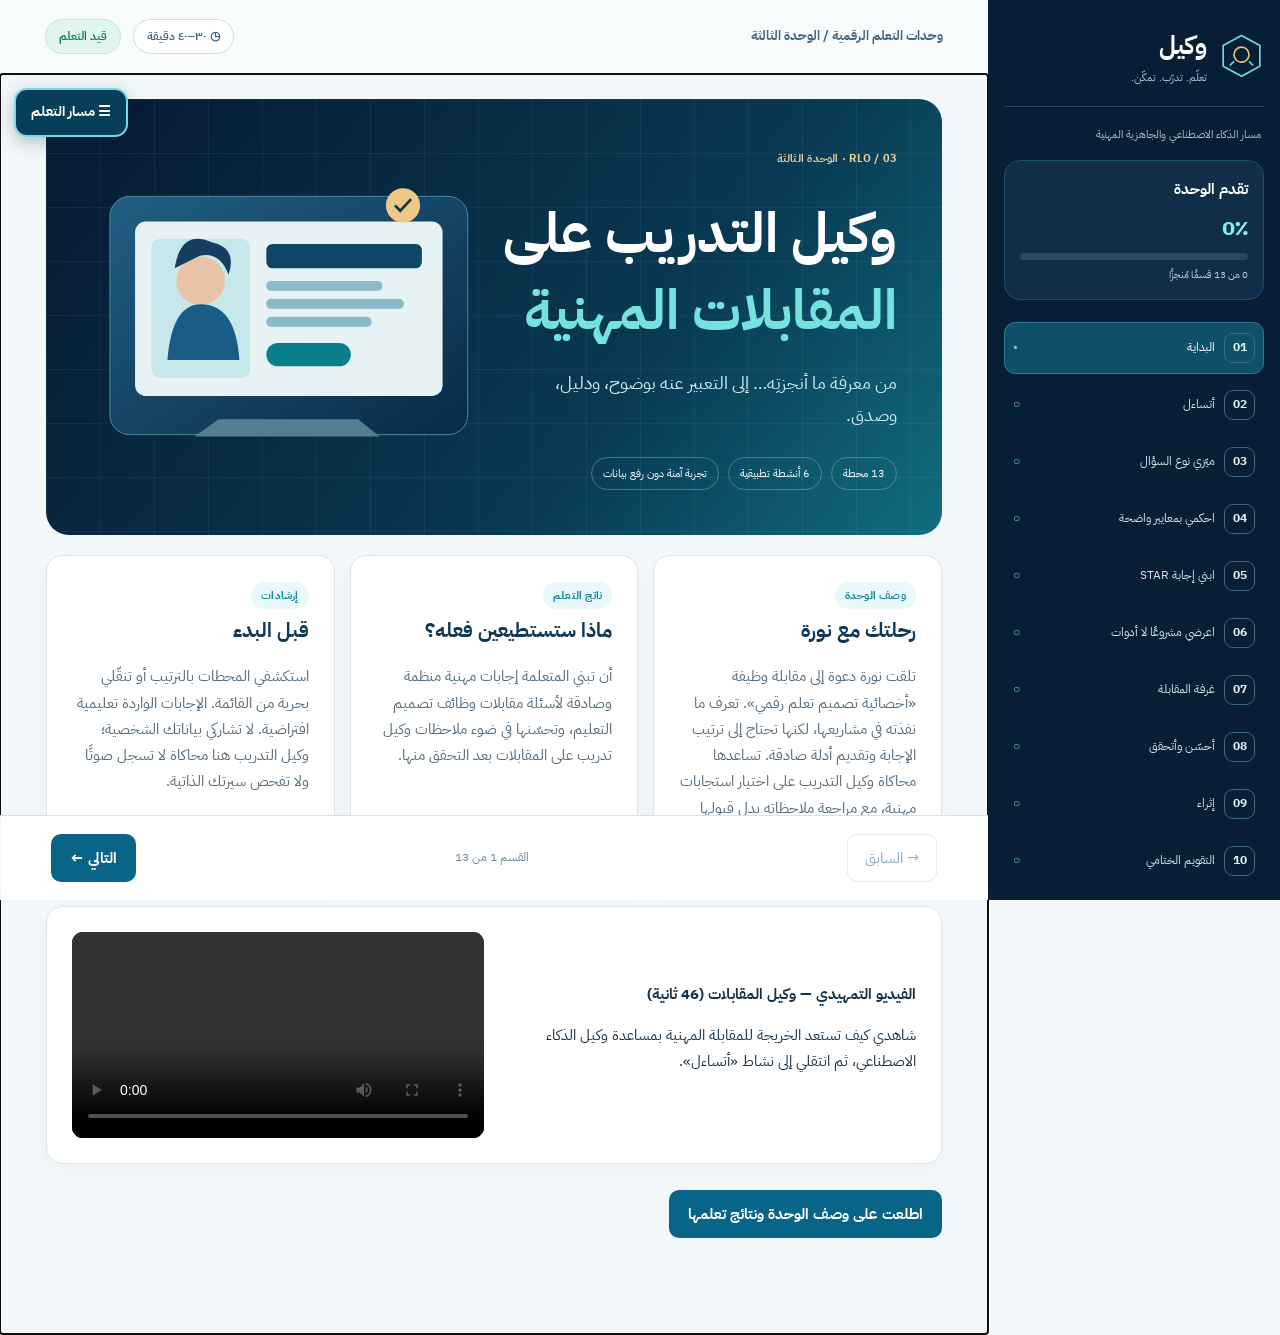
<file: RLO3/index.html>
<!doctype html>
<html lang="ar" dir="rtl"><head><meta charset="utf-8"><meta name="viewport" content="width=device-width,initial-scale=1"><meta name="theme-color" content="#071d34"><meta name="description" content="RLO3 — وكيل التدريب على المقابلات المهنية: وحدة تعلم تفاعلية مستقلة"><title>وكيل التدريب على المقابلات المهنية | RLO3</title><link rel="stylesheet" href="styles.css"><script defer src="app.js?v=ack-only-20261124-1935-b"></script><style id="rlo-responsible-styles">.rlo-responsible{margin:26px 0 20px;padding:22px;border-radius:20px;background:#f1f8f8;border:1px solid #bedbdc;box-shadow:0 8px 28px #103b4b0d;color:#163c4b}.rlo-responsible-head{display:flex;align-items:center;gap:14px;background:#087f89;border-right:5px solid #49d5d0;color:white;padding:15px 19px;border-radius:15px;margin-bottom:17px}.rlo-responsible-head>span{font-size:37px}.rlo-responsible-head h2{margin:0 0 4px;color:white;font-size:clamp(17px,2.2vw,23px)}.rlo-responsible-head p{margin:0;color:#def5f4;font-size:13px}.rlo-responsible-grid{display:grid;grid-template-columns:repeat(3,minmax(0,1fr));gap:12px}.rlo-responsible-item{background:white;border:1px solid #c6e3e4;border-radius:14px;padding:15px 13px;min-width:0}.rlo-responsible-icon{font-size:25px;display:block;margin-bottom:5px}.rlo-responsible-item strong{display:block;font-size:15px;color:#0c5262}.rlo-responsible-item p{margin:5px 0 0;color:#426573;font-size:13px;line-height:1.7}@media(max-width:800px){.rlo-responsible-grid{grid-template-columns:repeat(2,minmax(0,1fr))}}@media(max-width:480px){.rlo-responsible{padding:13px}.rlo-responsible-grid{grid-template-columns:1fr}.rlo-responsible-head{padding:12px}}.top .duration-chip,.header-top .duration-chip{display:inline-flex;align-items:center;font-family:"IBM Plex Sans Arabic",Tahoma,Arial,sans-serif;font-size:11px;font-weight:600;line-height:1.7;border:1px solid #cbdfe6;border-radius:100px;padding:6px 13px;background:#fff;color:#396275;white-space:nowrap}</style>
<link rel="stylesheet" href="../unified-course-header.css?v=20261124-b"></head>
<body class="course-header-unified"><a class="skip" href="#main">تخطي التنقل إلى المحتوى</a>
<div class="shell"><aside class="side" id="side"><header class="brand"><svg width="45" height="45" viewBox="0 0 54 54" fill="none" aria-hidden="true"><path d="M27 3 49 15v25L27 52 5 40V15Z" stroke="#6cdae1" stroke-width="2"/><circle cx="27" cy="26" r="9" stroke="#e9c17d" stroke-width="2"/><path d="m18 34-5 5M36 34l5 5" stroke="#6cdae1" stroke-width="2"/></svg><div><b>وكيل</b><small>تعلّم. تدرّب. تمكّن.</small></div></header><div class="side-kicker">مسار الذكاء الاصطناعي والجاهزية المهنية</div><div class="progress-panel"><b>تقدم الوحدة</b><strong id="pct">0٪</strong><div class="meter"><span id="bar"></span></div><small id="progressText">الإنجاز مرتبط بالأنشطة وليس بفتح الصفحات</small></div><nav id="nav" aria-label="شاشات الوحدة"></nav><button class="reset" id="reset">↻ إعادة ضبط تقدم الوحدة الثالثة</button><a class="return" href="../">العودة إلى المقدمة ←</a></aside><button id="openNav" class="mobileNav" aria-expanded="false" aria-controls="side">☰ فهرس الوحدة</button><div id="shade" class="shade" hidden></div>
<div class="workspace"><header class="topbar"><div class="top-right"><span class="course-eyebrow">وحدات التعلم الرقمية <span> / </span> الوحدة الثالثة</span></div><div class="top-left"><span class="duration-chip" aria-label="المدة التقديرية للتعلّم">◷ ٣٠–٤٠ دقيقة</span><span class="status-chip" id="currentStatus" aria-live="polite">قيد التعلم</span></div></header>
<main id="main" tabindex="-1">
<section class="screen" id="screen-1" data-title="البداية"><div class="hero"><div class="hero-copy"><span class="eyebrow">RLO / 03 · الوحدة الثالثة</span><h1>وكيل التدريب على <em>المقابلات المهنية</em></h1><p class="hero-lead">من معرفة ما أنجزتِه… إلى التعبير عنه بوضوح، ودليل، وصدق.</p><div class="chips"><span>13 محطة</span><span>6 أنشطة تطبيقية</span><span>تجربة آمنة دون رفع بيانات</span></div></div><div class="hero-art" role="img" aria-label="رسم أصلي لفتاة تستعد لمقابلة وظيفية على شاشة حاسب"><svg viewBox="0 0 440 340" xmlns="http://www.w3.org/2000/svg"><defs><linearGradient id="glass" x2="1" y2="1"><stop stop-color="#215f83"/><stop offset="1" stop-color="#092a48"/></linearGradient></defs><rect x="21" y="36" width="398" height="265" rx="22" fill="url(#glass)" stroke="#4f91a1"/><rect x="49" y="64" width="342" height="194" rx="12" fill="#e7f2f4"/><rect x="67" y="83" width="110" height="155" rx="10" fill="#c7e8eb"/><circle cx="122" cy="130" r="27" fill="#e8c3a7"/><path d="M93 116q7-44 41-29 29 6 19 36-10-26-32-21-12 6-28 14" fill="#173d62"/><path d="M85 218q5-62 37-62 39 0 43 62" fill="#1b5c87"/><rect x="195" y="89" width="173" height="27" rx="7" fill="#0e4767"/><rect x="195" y="130" width="129" height="11" rx="5" fill="#8bbac9"/><rect x="195" y="150" width="153" height="11" rx="5" fill="#8bbac9"/><rect x="195" y="170" width="117" height="11" rx="5" fill="#8bbac9"/><rect x="195" y="199" width="94" height="26" rx="13" fill="#0a7f8c"/><path d="M142 284h155l24 19H115z" fill="#547f93"/><circle cx="347" cy="46" r="19" fill="#edc987"/><path d="M338 46l6 6 12-13" stroke="#13354b" stroke-width="3" fill="none"/></svg></div></div><div class="intro-grid"><article class="panel"><span class="tag">وصف الوحدة</span><h2>رحلتك مع نورة</h2><p>تلقت نورة دعوة إلى مقابلة وظيفة «أخصائية تصميم تعلم رقمي». تعرف ما نفذته في مشاريعها، لكنها تحتاج إلى ترتيب الإجابة وتقديم أدلة صادقة. تساعدها محاكاة وكيل التدريب على اختيار استجابات مهنية، مع مراجعة ملاحظاته بدل قبولها تلقائيًا.</p></article><article class="panel"><span class="tag">ناتج التعلم</span><h2>ماذا ستستطيعين فعله؟</h2><p>أن تبني المتعلمة إجابات مهنية منظمة وصادقة لأسئلة مقابلات وظائف تصميم التعليم، وتحسّنها في ضوء ملاحظات وكيل تدريب على المقابلات بعد التحقق منها.</p></article><article class="panel"><span class="tag">إرشادات</span><h2>قبل البدء</h2><p>استكشفي المحطات بالترتيب أو تنقّلي بحرية من القائمة. الإجابات الواردة تعليمية افتراضية. لا تشاركي بياناتك الشخصية؛ وكيل التدريب هنا محاكاة لا تسجل صوتًا ولا تفحص سيرتك الذاتية.</p></article></div><div class="media-box"><div><b>الفيديو التمهيدي — وكيل المقابلات (46 ثانية)</b><p>شاهدي كيف تستعد الخريجة للمقابلة المهنية بمساعدة وكيل الذكاء الاصطناعي، ثم انتقلي إلى نشاط «أتساءل».</p></div><video controls preload="metadata" playsinline aria-label="الفيديو التمهيدي: وكيل المقابلات"><source src="interview-agent-intro.mp4" type="video/mp4">المتصفح لا يدعم تشغيل الفيديو.</video></div><button class="complete-btn" data-done="1">اطلعت على وصف الوحدة ونتائج تعلمها</button></section>
<section class="screen" id="screen-2" data-title="أتساءل"><div class="section-head"><span class="num">02</span><div><span class="eyebrow">تهيئة واتخاذ قرار</span><h1>أتساءل: كيف ستستعدين للمقابلة؟</h1><p>قبل المقابلة بثلاثة أيام، تتردد نورة في اختيار أفضل طريقة للاستعداد. اختاري قرارك الأول، ثم قارنيه بتفكيرك في «المرآة».</p></div></div><div class="panel"><div class="alert">موقف افتراضي: وصلتك دعوة لمقابلة وظيفة «أخصائية تصميم تعلم رقمي». أي خطة ستبدئين بها؟</div><div class="choices two" id="wonder"></div><div class="feedback" id="wonderFeed" role="status"></div></div></section>
<section class="screen" id="screen-3" data-title="ميّزي نوع السؤال"><div class="section-head"><span class="num">03</span><div><span class="eyebrow">الفهم والتمييز</span><h1>ميّزي نوع السؤال</h1><p>ليست كل أسئلة المقابلة من نوع واحد. اختاري النوع المناسب لتحديد استراتيجية الإجابة.</p></div></div><div class="cards three"><article class="panel"><span class="tag">سلوكي</span><h2>ماذا فعلتِ سابقًا؟</h2><p>يتطلب مثالًا حقيقيًا من تجربة سابقة مع توضيح أفعالك ونتائجها.</p><small>مثال: احكي موقفًا عالجتِ فيه مشكلة في مشروع تعليمي.</small></article><article class="panel"><span class="tag">موقفي</span><h2>ماذا ستفعلين؟</h2><p>يعرض سيناريو افتراضيًا، ويختبر منطقك في التعامل معه.</p><small>مثال: ماذا ستفعلين إذا تأخر تسليم الوسائط؟</small></article><article class="panel"><span class="tag">فني</span><h2>كيف تطبّقين المعرفة؟</h2><p>يختبر مفاهيمك وأدواتك وأسباب قراراتك المهنية.</p><small>مثال: كيف تتحققين من مواءمة المحتوى مع نواتج التعلم؟</small></article></div><div class="panel"><h2>تجربة سريعة</h2><p>«لو رفض العميل النموذج الأولي، كيف ستتعاملين مع التعديلات؟»</p><div class="choices" id="typeQuiz"></div><div class="feedback" id="typeFeed" role="status"></div></div></section>
<section class="screen" id="screen-4" data-title="احكمي بمعايير واضحة"><div class="section-head"><span class="num">04</span><div><span class="eyebrow">تقويم الجودة</span><h1>احكمي بمعايير واضحة</h1><p>في المقابلة المنظمة، يُستحسن تقييم إجابة المرشحة وفق معايير مرتبطة بالسؤال وأدلة الأداء، لا الانطباع الشخصي وحده.</p></div></div><div class="panel"><h2>اقلبي البطاقات لاكتشاف معايير التقييم الخمسة</h2><div class="cards three" id="criteria"></div></div><div class="panel"><h2>تقويم تكويني</h2><p>سُئلت نورة عن تجربة تعاملت فيها مع مشكلة تصميمية. أي جواب هو الأقوى؟</p><div class="choices" id="criteriaQuiz"></div><div class="feedback" id="criteriaFeed" role="status"></div></div></section>
<section class="screen" id="screen-5" data-title="ابني إجابة STAR"><div class="section-head"><span class="num">05</span><div><span class="eyebrow">تطبيق وتنظيم الإجابة</span><h1>ابني إجابة STAR صادقة</h1><p>رتّبي إجابة نورة عبر أربع خطوات: الموقف S، المهمة T، الإجراء A، النتيجة R. لا تختلقي نتيجة لم تُقاس.</p></div></div><div class="star-road"><span><b>S</b> الموقف</span><span><b>T</b> المهمة</span><span><b>A</b> الإجراء</span><span><b>R</b> النتيجة</span></div><div class="panel"><div id="starActivity"></div><div id="starFeed" class="feedback" role="status"></div><div class="response-preview"><b>إجابة نورة قيد البناء</b><p id="starAnswer">اختاري الجملة الأنسب لكل جزء لتتكون الإجابة هنا.</p></div><button class="ghost" id="starReset">↻ إعادة النشاط</button></div></section>
<section class="screen" id="screen-6" data-title="اعرضي مشروعًا لا أدوات"><div class="section-head"><span class="num">06</span><div><span class="eyebrow">مقارنة مبنية على الأدلة</span><h1>اعرضي مشروعًا لا قائمة أدوات</h1><p>لا يكفي أن تقولي «أعرف Rise وStoryline». أظهري لمن صممتِ، وما القرار الذي اتخذتِه، وما الدليل المتاح.</p></div></div><div class="panel"><h2>أي الإجابتين أوضح؟</h2><div id="compareActivity"></div><div class="feedback" id="compareFeed" role="status"></div></div></section>
<section class="screen" id="screen-7" data-title="غرفة المقابلة"><div class="section-head"><span class="num">07</span><div><span class="eyebrow">محاكاة تطبيقية</span><h1>غرفة المقابلة: تجربة أمام وكيل التدريب</h1><p>ثلاثة أسئلة: سلوكي، موقفي، فني. اختاري الإجابة الأكثر مهنية، وراجعي تقدير المعايير الخمسة.</p></div></div><div class="notice"><b>محاكاة تعليمية وليست وكيلًا متصلًا:</b> الأسئلة والتعليقات ومؤشرات الأداء معدة مسبقًا. لا تستخدم الميكروفون أو ترسل بياناتك لأي خدمة.</div><div class="interview-layout"><div class="robot-portrait" aria-hidden="true"><svg viewBox="0 0 220 220" xmlns="http://www.w3.org/2000/svg"><rect x="32" y="45" width="156" height="132" rx="36" fill="#124767" stroke="#6ddce2" stroke-width="4"/><rect x="56" y="78" width="108" height="57" rx="20" fill="#0a233c"/><circle cx="86" cy="104" r="10" fill="#6fdce1"/><circle cx="134" cy="104" r="10" fill="#6fdce1"/><path d="M85 148q25 18 51 0" stroke="#edc47d" stroke-width="5" fill="none" stroke-linecap="round"/><path d="M110 45V27" stroke="#6fdce1" stroke-width="5"/><circle cx="110" cy="23" r="9" fill="#eec47c"/></svg><b>وكيل التدريب</b><small>محاكاة تجريبية</small></div><div class="panel"><div id="interviewActivity"></div><div class="feedback" id="interviewFeed" role="status"></div><div id="rubricBars"></div><button class="ghost" id="interviewReset">↻ إعادة المقابلة</button></div></div></section>
<section class="screen" id="screen-8" data-title="أحسّن وأتحقق"><div class="section-head"><span class="num">08</span><div><span class="eyebrow">تحليل نقدي للتغذية الراجعة</span><h1>من الملاحظة إلى إجابة أقوى</h1><p>ليست كل ملاحظة يقترحها الوكيل صحيحة. حسّني الأجزاء الضعيفة، ثم افحصي الادعاء الأخير.</p></div></div><div class="panel"><div class="alert">إجابة نورة الأولى: «اشتغلت على مشروع ببرامج كثيرة، وكان ممتازًا ونجح نجاحًا كبيرًا».</div><div id="improveActivity"></div><div class="feedback" id="improveFeed" role="status"></div></div></section>
<section class="screen" id="screen-9" data-title="إثراء"><div class="section-head"><span class="num">09</span><div><span class="eyebrow">إرشادات ما قبل وبعد المقابلة</span><h1>إثراء: مقابلة أقوى</h1><p>ثلاث محطات يمكنك العودة إليها قبل المقابلة وأثناءها وبعدها.</p></div></div><div class="panel accordions"><details><summary>قبل المقابلة</summary><p>اقرئي وصف الوظيفة، وحددي المتطلبات الأساسية، واختاري مثالين موثوقين من مشاريعك، وجهزي إجابات STAR دون اختلاق نتائج.</p></details><details><summary>أثناء المقابلة</summary><p>استمعي للسؤال كاملًا، وحددي نوعه، وقدمي جوابًا واضحًا ومحددًا. عند نقص المعلومات، صرحي بما تعرفينه وما تحتاجين للتحقق منه.</p></details><details><summary>بعد المقابلة</summary><p>دوّني الأسئلة الصعبة، وراجعي ملاحظاتك، وحددي مهارة واحدة لتطويرها. تحققي من أي نصيحة يقدّمها وكيل التدريب قبل اعتمادها.</p></details></div><button class="complete-btn" data-done="9">اطلعت على إرشادات الإثراء</button></section>
<section class="screen" id="screen-10" data-title="التقويم الختامي"><div class="section-head"><span class="num">10</span><div><span class="eyebrow">قياس تحقق ناتج التعلم</span><h1>التقويم الختامي</h1><p>ثلاثة أسئلة عن بناء الإجابة المهنية، والنتائج غير المقيسة، والتحقق من ملاحظات الوكيل. يمكنك إعادة المحاولة.</p></div></div><div class="panel"><div id="finalActivity"></div><div id="finalFeed" class="feedback" role="status"></div><button class="primary" id="checkFinal">تحقق من الإجابات</button><button class="ghost" id="resetFinal">إعادة المحاولة</button></div></section>
<section class="screen" id="screen-11" data-title="المرآة والخلاصة"><div class="section-head"><span class="num">11</span><div><span class="eyebrow">تأمل ونقل أثر التعلم</span><h1>المرآة: من أين بدأتِ وإلى أين وصلتِ؟</h1><p>قارني اختيارك الأول في «أتساءل» بالممارسات المهنية التي تعلمتِها اليوم.</p></div></div><div class="cards two"><div class="panel"><span class="tag">اختيارك في البداية</span><p id="oldChoice">لم يتم تسجيل اختيار بعد.</p></div><div class="panel"><span class="tag">ما تعرفينه الآن</span><p>أميز نوع السؤال، وأبني إجابة STAR بأدلة حقيقية، وأراجع ملاحظات الوكيل قبل اعتمادها.</p></div></div><div class="panel"><h2>ما الذي ستأخذينه معك لمقابلتك القادمة؟</h2><div class="choices" id="mirrorTakeaways"></div><label for="mirrorReflection">تأمل قصير: ما التغيير الذي ستطبقينه؟</label><textarea id="mirrorReflection" rows="3" placeholder="أكتب إجابة محددة قابلة للتطبيق..."></textarea><button class="primary" id="saveMirror">احفظي تأملك واختتمي الوحدة</button><div id="mirrorFeed" class="feedback" role="status"></div></div></section>
<section class="screen" id="screen-12" data-title="تطبيق تمكّن AI"><div class="section-head"><span class="num">12</span><div><span class="eyebrow">تطبيق عملي إثرائي</span><h1>تدرّبي مع وكيل «تمكّن AI»</h1><p>انتقلي من التدرب داخل الوحدة إلى تجربة وكيل مخصص لإجابات المقابلات المهنية.</p></div></div><div class="panel"><span class="tag">Tamakkun AI · RLO3</span><h2>من فهم السؤال إلى تحسين الإجابة</h2><p>يساعدك تطبيق «تمكّن» على فهم أسئلة المقابلات المهنية، وبناء إجابات منظمة باستخدام نموذج STAR، واختبارها وفق معايير الجودة، ثم تحسينها في ضوء التغذية الراجعة.</p><div class="callout"><strong>خطوات التجربة:</strong> افتحي التطبيق، اختاري مرحلة التدريب، طبقي ما تعلمته باستخدام مثال مهني واقعي أو افتراضي، ثم راجعي ملاحظات الوكيل وتحققي من دقتها قبل اعتمادها.</div><p><a class="primary link-btn" href="https://star-interview-trainer-2026.ai.studio" target="_blank" rel="noopener noreferrer">افتحي وكيل تمكّن AI للتدريب على المقابلات ↗</a></p><p class="small">الرابط يفتح تطبيقًا خارجيًا. لا تضيفي بيانات شخصية حساسة أو معلومات عمل سرية، وتحققي من شروط الخصوصية قبل مشاركة أي ملف.</p></div><button class="complete-btn" data-done="12">اطلعتُ على التطبيق وخطوات استخدامه</button></section>
<section class="screen" id="screen-13" data-title="المراجع والانتقال"><div class="section-head"><span class="num">13</span><div><span class="eyebrow">مراجع الوحدة العلمية</span><h1>المراجع والانتقال</h1><p>هذه مراجع مهنية وأكاديمية تدعم بنية المقابلات المنظمة والتغذية الراجعة. الأمثلة الواردة في الوحدة افتراضية.</p></div></div><div class="rlo-responsible" aria-labelledby="rlo-responsible-title"><div class="rlo-responsible-head"><span aria-hidden="true">⚖️</span><div><h2 id="rlo-responsible-title">الاستخدام المسؤول لوكلاء الذكاء الاصطناعي</h2><p>ستة مبادئ أساسية نطبقها في كل مهمة ينفذها الوكيل.</p></div></div><div class="rlo-responsible-grid"><article class="rlo-responsible-item"><span class="rlo-responsible-icon" aria-hidden="true">🎯</span><strong>حددي هدفًا واضحًا</strong><p>حددي المهمة ونطاقها قبل أن يباشر الوكيل التنفيذ.</p></article><article class="rlo-responsible-item"><span class="rlo-responsible-icon" aria-hidden="true">🔎</span><strong>تحققي من المخرجات</strong><p>راجعي النتائج وقارنيها بمصادر موثوقة قبل اعتمادها.</p></article><article class="rlo-responsible-item"><span class="rlo-responsible-icon" aria-hidden="true">🔒</span><strong>احمي الخصوصية</strong><p>لا تشاركي بيانات شخصية أو حساسة دون ضرورة وموافقة مناسبة.</p></article><article class="rlo-responsible-item"><span class="rlo-responsible-icon" aria-hidden="true">🤝</span><strong>استخدميه بمسؤولية</strong><p>اجعلي الوكيل داعمًا لأدائك وتطوير مهاراتك، لا بديلًا عن حكمك المهني.</p></article><article class="rlo-responsible-item"><span class="rlo-responsible-icon" aria-hidden="true">⚖️</span><strong>تجنبي التحيز</strong><p>راجعي عدالة النتائج، ولا تعتمدي توصية تمييزية أو غير مبررة.</p></article><article class="rlo-responsible-item"><span class="rlo-responsible-icon" aria-hidden="true">🏛️</span><strong>احترمي الأنظمة</strong><p>التزمي بالقيم والحقوق والتعليمات المحلية وشروط استخدام المواقع.</p></article></div></div>
<div class="panel references"><ol><li>U.S. Office of Personnel Management. (n.d.). <i>Structured interviews</i>. <a href="https://www.opm.gov/policy-data-oversight/assessment-and-selection/structured-interviews/" target="_blank" rel="noopener noreferrer">OPM — Structured Interviews</a>.</li><li>Carnegie Mellon University, Eberly Center. (n.d.). <i>Assessing prior knowledge</i>. <a href="https://www.cmu.edu/teaching/assessment/priorknowledge/index.html" target="_blank" rel="noopener noreferrer">Eberly Center</a>.</li><li>National Institute of Standards and Technology. (2023). <i>Artificial intelligence risk management framework (AI RMF 1.0)</i>. <a href="https://doi.org/10.6028/NIST.AI.100-1" target="_blank" rel="noopener noreferrer">https://doi.org/10.6028/NIST.AI.100-1</a>.</li><li>Hattie, J., &amp; Timperley, H. (2007). The power of feedback. <i>Review of Educational Research, 77</i>(1), 81–112. <a href="https://doi.org/10.3102/003465430298487" target="_blank" rel="noopener noreferrer">https://doi.org/10.3102/003465430298487</a>.</li></ol><p class="small">تستخدم المصادر لمساندة المبادئ العامة، ولا يُنسب إليها نص أمثلة نورة المصممة لهذا النشاط.</p></div><div class="next-section"><b>الخطوة التالية</b><h2>RLO4 — محاكاة مواقف العمل</h2><p>تطبيق اتخاذ قرارات مهنية مرتبطة بتصميم التعليم في سياق عمل افتراضي.</p><a class="ghost link-btn" href="../course/?unit=4" target="_top">الانتقال إلى الوحدة الرابعة ←</a><a class="ghost link-btn" href="../">العودة إلى المقدمة</a></div><button class="complete-btn" data-done="13">اطلعت على المراجع وخاتمة الوحدة</button>

</section>
</main><footer class="bottom"><button class="ghost" id="prev">→ السابق</button><span id="position">القسم 1 من 13</span><button class="primary" id="next">التالي ←</button></footer></div></div>
<div id="live" class="sr-only" role="status" aria-live="polite"></div>
<script src="../course-global-menu.js" defer></script>
</body></html>
</file>
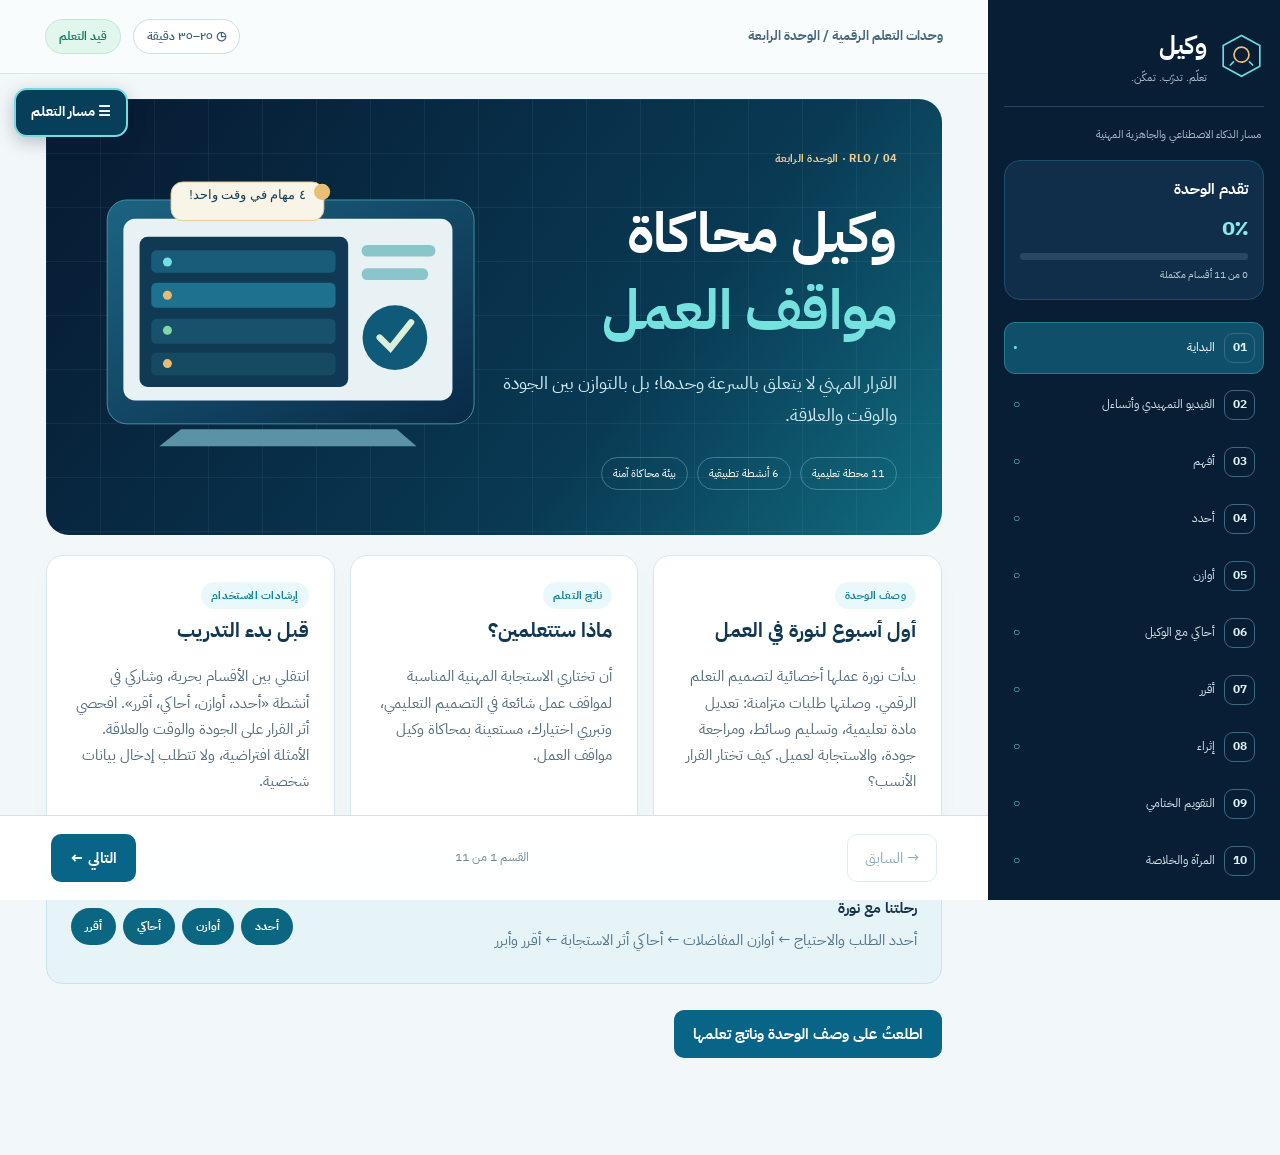
<file: RLO4/index.html>
<!doctype html>
<html lang="ar" dir="rtl"><head><meta charset="utf-8"><meta name="viewport" content="width=device-width,initial-scale=1"><meta name="theme-color" content="#071d34"><meta name="description" content="الوحدة الرابعة RLO4: وكيل محاكاة مواقف العمل في التصميم التعليمي"><title>وكيل محاكاة مواقف العمل | RLO4</title><link rel="stylesheet" href="styles.css"><script defer src="app.js?v=ack-only-20261124-1935-b"></script><style id="rlo-responsible-styles">.rlo-responsible{margin:26px 0 20px;padding:22px;border-radius:20px;background:#f1f8f8;border:1px solid #bedbdc;box-shadow:0 8px 28px #103b4b0d;color:#163c4b}.rlo-responsible-head{display:flex;align-items:center;gap:14px;background:#087f89;border-right:5px solid #49d5d0;color:white;padding:15px 19px;border-radius:15px;margin-bottom:17px}.rlo-responsible-head>span{font-size:37px}.rlo-responsible-head h2{margin:0 0 4px;color:white;font-size:clamp(17px,2.2vw,23px)}.rlo-responsible-head p{margin:0;color:#def5f4;font-size:13px}.rlo-responsible-grid{display:grid;grid-template-columns:repeat(3,minmax(0,1fr));gap:12px}.rlo-responsible-item{background:white;border:1px solid #c6e3e4;border-radius:14px;padding:15px 13px;min-width:0}.rlo-responsible-icon{font-size:25px;display:block;margin-bottom:5px}.rlo-responsible-item strong{display:block;font-size:15px;color:#0c5262}.rlo-responsible-item p{margin:5px 0 0;color:#426573;font-size:13px;line-height:1.7}@media(max-width:800px){.rlo-responsible-grid{grid-template-columns:repeat(2,minmax(0,1fr))}}@media(max-width:480px){.rlo-responsible{padding:13px}.rlo-responsible-grid{grid-template-columns:1fr}.rlo-responsible-head{padding:12px}}.top .duration-chip,.header-top .duration-chip{display:inline-flex;align-items:center;font-family:"IBM Plex Sans Arabic",Tahoma,Arial,sans-serif;font-size:11px;font-weight:600;line-height:1.7;border:1px solid #cbdfe6;border-radius:100px;padding:6px 13px;background:#fff;color:#396275;white-space:nowrap}</style>
<link rel="stylesheet" href="../unified-course-header.css?v=20261124-b"></head>
<body class="course-header-unified"><a class="skip" href="#main">تخطي القائمة إلى المحتوى</a>
<div class="shell"><aside class="side" id="side" aria-label="قائمة الوحدة"><header class="brand"><svg width="45" height="45" viewBox="0 0 54 54" fill="none" aria-hidden="true"><path d="M27 3 49 15v25L27 52 5 40V15Z" stroke="#6cdae1" stroke-width="2"/><circle cx="27" cy="26" r="9" stroke="#e9c17d" stroke-width="2"/><path d="m18 34-5 5M36 34l5 5" stroke="#6cdae1" stroke-width="2"/></svg><div><b>وكيل</b><small>تعلّم. تدرّب. تمكّن.</small></div></header><div class="side-kicker">مسار الذكاء الاصطناعي والجاهزية المهنية</div><div class="progress-panel"><b>تقدم الوحدة</b><strong id="pct">0٪</strong><div class="meter"><span id="bar"></span></div><small id="progressText">الإنجاز مرتبط بالنشاط، لا بمجرد زيارة الشاشة</small></div><nav id="nav" aria-label="أقسام الوحدة"></nav><button class="reset" id="reset">↻ إعادة ضبط تقدم الوحدة الرابعة</button><a class="return" href="../">العودة إلى المقدمة ←</a></aside><button id="openNav" class="mobileNav" aria-expanded="false" aria-controls="side">☰ فهرس الوحدة</button><div id="shade" class="shade" hidden></div>
<div class="workspace"><header class="topbar"><div class="top-right"><span class="course-eyebrow">وحدات التعلم الرقمية <span> / </span> الوحدة الرابعة</span></div><div class="top-left"><span class="duration-chip" aria-label="المدة التقديرية للتعلّم">◷ ٢٥–٣٥ دقيقة</span><span class="status-chip" id="currentStatus" aria-live="polite">قيد التعلم</span></div></header>
<main id="main" tabindex="-1">
<section class="screen" id="screen-1" data-title="البداية"><div class="hero"><div class="hero-copy"><span class="eyebrow">RLO / 04 · الوحدة الرابعة</span><h1>وكيل محاكاة <em>مواقف العمل</em></h1><p class="hero-lead">القرار المهني لا يتعلق بالسرعة وحدها؛ بل بالتوازن بين الجودة والوقت والعلاقة.</p><div class="chips"><span>11 محطة تعليمية</span><span>6 أنشطة تطبيقية</span><span>بيئة محاكاة آمنة</span></div></div><div class="hero-art" role="img" aria-label="رسم توضيحي لمكتب نورة وشاشة تعرض تنبيهات مهام العمل"><svg viewBox="0 0 440 340" xmlns="http://www.w3.org/2000/svg"><defs><linearGradient id="g" x2="1" y2="1"><stop stop-color="#1c6482"/><stop offset="1" stop-color="#082a47"/></linearGradient></defs><rect x="18" y="40" width="408" height="249" rx="22" fill="url(#g)" stroke="#4b9aac"/><rect x="36" y="61" width="366" height="202" rx="13" fill="#e8f2f5"/><rect x="54" y="81" width="232" height="167" rx="9" fill="#103953"/><rect x="67" y="96" width="205" height="25" rx="6" fill="#195c79"/><rect x="67" y="132" width="205" height="28" rx="6" fill="#1e7290"/><rect x="67" y="172" width="205" height="28" rx="6" fill="#18516b"/><rect x="67" y="210" width="205" height="25" rx="6" fill="#164a63"/><circle cx="85" cy="109" r="5" fill="#75dfdf"/><circle cx="85" cy="146" r="5" fill="#e7bc77"/><circle cx="85" cy="185" r="5" fill="#80d8a4"/><circle cx="85" cy="222" r="5" fill="#e7bc77"/><rect x="301" y="90" width="82" height="13" rx="6" fill="#8bc5cc"/><rect x="301" y="116" width="74" height="13" rx="6" fill="#8bc5cc"/><circle cx="338" cy="193" r="36" fill="#0e5a78"/><path d="M321 193l12 12 23-29" stroke="#dcefd8" stroke-width="7" stroke-linecap="round" fill="none"/><rect x="89" y="20" width="170" height="43" rx="13" fill="#f8f5e8" stroke="#eac687"/><text x="174" y="39" font-size="14" text-anchor="middle" fill="#153f55" font-family="Arial">٤ مهام في وقت واحد!</text><circle cx="257" cy="31" r="9" fill="#e8bf74"/><path d="M100 295h240l22 19H76z" fill="#5c92a5"/></svg></div></div><div class="intro-grid"><article class="panel"><span class="tag">وصف الوحدة</span><h2>أول أسبوع لنورة في العمل</h2><p>بدأت نورة عملها أخصائية لتصميم التعلم الرقمي. وصلتها طلبات متزامنة: تعديل مادة تعليمية، وتسليم وسائط، ومراجعة جودة، والاستجابة لعميل. كيف تختار القرار الأنسب؟</p></article><article class="panel"><span class="tag">ناتج التعلم</span><h2>ماذا ستتعلمين؟</h2><p>أن تختاري الاستجابة المهنية المناسبة لمواقف عمل شائعة في التصميم التعليمي، وتبرري اختيارك، مستعينة بمحاكاة وكيل مواقف العمل.</p></article><article class="panel"><span class="tag">إرشادات الاستخدام</span><h2>قبل بدء التدريب</h2><p>انتقلي بين الأقسام بحرية، وشاركي في أنشطة «أحدد، أوازن، أحاكي، أقرر». افحصي أثر القرار على الجودة والوقت والعلاقة. الأمثلة افتراضية، ولا تتطلب إدخال بيانات شخصية.</p></article></div><div class="journey"><div><b>رحلتنا مع نورة</b><p>أحدد الطلب والاحتياج ← أوازن المفاضلات ← أحاكي أثر الاستجابة ← أقرر وأبرر</p></div><div class="journey-steps"><span>أحدد</span><span>أوازن</span><span>أحاكي</span><span>أقرر</span></div></div><button class="complete-btn" data-done="1">اطلعتُ على وصف الوحدة وناتج تعلمها</button></section>
<section class="screen" id="screen-2" data-title="الفيديو التمهيدي وأتساءل"><div class="section-head"><span class="num">02</span><div><span class="eyebrow">تهيئة واستثارة التفكير</span><h1>الفيديو التمهيدي وأتساءل</h1><p>أربع مهام تصل نورة في الوقت نفسه، ثم يظهر وكيل محاكاة العمل لمساعدتها في التفكير في الخيارات وعواقبها.</p></div></div><div class="media-box"><div><b>فيديو تمهيدي: أول يوم في العمل</b><p>شاهدي الموقف المهني الذي تواجهه نورة، ثم اختاري التصرف الأنسب في نشاط «أتساءل».</p></div><video controls preload="metadata" playsinline aria-label="فيديو التمهيد: أول يوم في العمل"><source src="first-day-at-work.mp4" type="video/mp4">المتصفح لا يدعم الفيديو.</video></div><div class="panel"><h2>أتساءل: أول أسبوع... وأول طلب لا تراه نورة صحيحًا</h2><div class="alert">تطلب جهة العمل إطلاق محتوى غير واضح دون مراجعة تعليمية كافية. ما التصرف الذي تختارينه أولًا؟</div><div id="wonder" class="choices two"></div><div id="wonderFeed" class="feedback" role="status"></div></div></section>
<section class="screen" id="screen-3" data-title="أفهم"><div class="section-head"><span class="num">03</span><div><span class="eyebrow">فهم الاعتبارات المهنية</span><h1>أفهم: ثلاثة اعتبارات تحكم القرار</h1><p>القرار الجيد يراعي الجودة والوقت والعلاقة المهنية، ويحتاج إلى فهم الموقف قبل الاستجابة.</p></div></div><div class="triad"><article><span class="triad-symbol">✦</span><b>الجودة</b><small>سلامة الحل التعليمي</small></article><article><span class="triad-symbol">◷</span><b>الوقت</b><small>إدارة الأولويات</small></article><article><span class="triad-symbol">♧</span><b>العلاقة</b><small>التواصل والتعاون</small></article></div><div class="panel accordions"><details><summary>ما المقصود بمواقف العمل؟</summary><p>قرارات مهنية تنشأ عند اختلاف المتطلبات أو الموارد أو الوقت. نحتاج فيها إلى فهم الأطراف المتأثرة والأثر المحتمل لكل استجابة.</p></details><details><summary>ما المحاكاة القائمة على السيناريو؟</summary><p>تدريب ضمن حالة افتراضية آمنة؛ يختار المتعلم تصرفًا ويستكشف النتائج المفترضة ثم يراجع الأسباب دون الإضرار بعمل حقيقي.</p></details><details><summary>ما دور وكيل محاكاة مواقف العمل؟</summary><p>يعرض سيناريوهات وخيارات وردودًا إرشادية تساعد في اختبار الحكم المهني. في هذه الوحدة هو <strong>محاكاة محلية مُعدّة مسبقًا</strong>، وليس نظامًا متصلًا ببيئة العمل.</p></details></div><div class="panel"><h2>تقويم تكويني</h2><p>اقترحت نورة استجابة في المحاكاة، وقال الوكيل إنها جيدة. ما التصرف الأدق؟</p><div class="choices" id="understandQuiz"></div><div id="understandFeed" class="feedback" role="status"></div></div></section>
<section class="screen" id="screen-4" data-title="أحدد"><div class="section-head"><span class="num">04</span><div><span class="eyebrow">تحليل الطلب</span><h1>أحدد: ما الطلب الظاهر وما الاحتياج الحقيقي؟</h1><p>قد يكون ما طلبه العميل حلًا مقترحًا لا المشكلة الأصلية. صنفي العبارات، ثم تحققي من الأدلة.</p></div></div><div class="panel"><div class="alert">مثال نورة: «نبي نخلي كل الشرح في صورة واحدة عشان نخلص بسرعة»؛ هل هذا يوضح الاحتياج التعليمي فعلًا؟</div><p class="small">اسحبي البطاقة إلى الفئة أو اختاري تصنيفها من القائمة؛ يدعم النشاط اللمس ولوحة المفاتيح.</p><div id="classify" class="activity-stack"></div><button id="checkClassify" class="primary">تحقق من التصنيف</button><button id="resetClassify" class="ghost">إعادة النشاط</button><div id="classifyFeed" class="feedback" role="status"></div></div></section>
<section class="screen" id="screen-5" data-title="أوازن"><div class="section-head"><span class="num">05</span><div><span class="eyebrow">المفاضلة المهنية</span><h1>أوازن: ما الذي تضحّي به كل استجابة؟</h1><p>حللي خمس استجابات من موقف واحد، وصنفي أثرها الغالب: تضحية بالجودة أو الوقت أو العلاقة أو استجابة متوازنة.</p></div></div><div class="panel"><div id="balance"></div><button id="checkBalance" class="primary">تحقق من توازنك</button><button id="resetBalance" class="ghost">إعادة النشاط</button><div id="balanceFeed" class="feedback" role="status"></div></div></section>
<section class="screen" id="screen-6" data-title="أحاكي مع الوكيل"><div class="section-head"><span class="num">06</span><div><span class="eyebrow">قرار ونتيجة</span><h1>أحاكي مع الوكيل: جرّبي دون مخاطرة</h1><p>اختاري موقفًا من ثلاثة مواقف عمل، ثم استجابة، واستكشفي رد الطرف الآخر والأثر الافتراضي على الجودة والوقت والعلاقة.</p></div></div><div class="notice"><b>محاكاة تعليمية:</b> المؤشرات والردود صُممت لهذا التدريب، ولا تمثل تنبؤًا حقيقيًا أو تقييمًا آليًا لأدائك أو لمكان عملك.</div><div class="sim-layout"><div class="sim-avatar" aria-hidden="true"><svg viewBox="0 0 200 200"><rect x="27" y="41" width="146" height="125" rx="33" fill="#165473" stroke="#7cdee0" stroke-width="4"/><rect x="47" y="74" width="106" height="52" rx="17" fill="#092c44"/><circle cx="80" cy="99" r="9" fill="#83e7e0"/><circle cx="120" cy="99" r="9" fill="#83e7e0"/><path d="M78 140q22 16 44 0" fill="none" stroke="#edc886" stroke-width="4"/><path d="M100 40V22" stroke="#86dddf" stroke-width="5"/><circle cx="100" cy="20" r="9" fill="#edc886"/></svg><b>وكيل مواقف العمل</b><small>محاكاة مُبرمجة</small></div><div class="panel"><div id="simActivity"></div><div id="simFeed" class="feedback" role="status"></div><div id="simBars"></div><button id="simReset" class="ghost">↻ إعادة المحاكاة</button></div></div></section>
<section class="screen" id="screen-7" data-title="أقرر"><div class="section-head"><span class="num">07</span><div><span class="eyebrow">حوار مهني</span><h1>أقرر: كيف أنصح نورة؟</h1><p>محادثة تفاعلية باللهجة السعودية من ثلاث جولات. كل اختيار له تغذية راجعة تفسر أثره.</p></div></div><div class="phone-area"><div class="phone"><div class="phone-head"><span>●</span> نورة — أخصائية تصميم تعلم رقمي <small>متصلة</small></div><div id="chatActivity" class="chat-body"></div></div><div id="chatFeed" class="feedback" role="status"></div><button class="ghost" id="chatReset">↻ بدء المحادثة من جديد</button></div></section>
<section class="screen" id="screen-8" data-title="إثراء"><div class="section-head"><span class="num">08</span><div><span class="eyebrow">استراتيجية اتخاذ القرار</span><h1>إثراء: أربعة أسئلة قبل الرد</h1><p>اقلبي كل بطاقة لتكتشفي السؤال الذي يساعد على اتخاذ قرار أكثر وعيًا.</p></div></div><div id="enrich" class="cards two"></div><button class="complete-btn" data-done="8">راجعتُ الأسئلة الأربعة</button></section>
<section class="screen" id="screen-9" data-title="التقويم الختامي"><div class="section-head"><span class="num">09</span><div><span class="eyebrow">تقويم التفكير المهني</span><h1>التقويم الختامي</h1><p>سؤال اختيار واحد وسؤال متعدد الإجابات عن التصرف المتوازن وتقييم اقتراحات المحاكاة.</p></div></div><div class="panel"><div id="finalQuiz"></div><button id="checkFinal" class="primary">تحقق من الإجابات</button><button id="resetFinal" class="ghost">إعادة المحاولة</button><div id="finalFeed" class="feedback" role="status"></div></div></section>
<section class="screen" id="screen-10" data-title="المرآة والخلاصة"><div class="section-head"><span class="num">10</span><div><span class="eyebrow">تأمل وتطبيق</span><h1>المرآة: من أول قرار إلى قرار مُبرَّر</h1><p>قارني اختيارك الأول بما تعلمته عن التوازن بين الجودة والوقت والعلاقة.</p></div></div><div class="cards two"><article class="panel"><span class="tag">اختيارك في البداية</span><p id="oldWonder">لم يُسجّل اختيار حتى الآن.</p></article><article class="panel"><span class="tag">ما تعرفينه الآن</span><p>الاستجابة المهنية الجيدة تتطلب تحديد المشكلة، ومراجعة الأدلة، والتفاوض حول الموارد، وحماية الجودة مع احترام الوقت والعلاقة.</p></article></div><div class="panel"><h2>تأمل قصير</h2><label for="reflection">ماذا ستفعلين في أول موقف مشابه في عملك؟ وما الذي يبرر قرارك؟</label><textarea id="reflection" rows="4" placeholder="أحدد الاحتياج... ثم أوازن بين... وأستند إلى..."></textarea><button class="primary" id="saveReflection">احفظي تأملك وأكملي الخلاصة</button><div id="mirrorFeed" class="feedback" role="status"></div></div></section>
<section class="screen" id="screen-11" data-title="المراجع والختام"><div class="section-head"><span class="num">11</span><div><span class="eyebrow">المراجع العلمية</span><h1>المراجع والختام</h1><p>تدعم المراجع التعلم بالخبرة وبالمواقف والمحاكاة، والاستخدام المسؤول للذكاء الاصطناعي. جميع شخصيات وأحداث هذه الوحدة أمثلة تعليمية افتراضية.</p></div></div>
<div class="rlo-responsible" aria-labelledby="rlo-responsible-title"><div class="rlo-responsible-head" style="background:#087f89!important;background-image:none!important"><span aria-hidden="true">⚖️</span><div><h2 id="rlo-responsible-title">الاستخدام المسؤول لوكلاء الذكاء الاصطناعي</h2><p>ستة مبادئ أساسية نطبقها في كل مهمة ينفذها الوكيل.</p></div></div><div class="rlo-responsible-grid"><article class="rlo-responsible-item"><span class="rlo-responsible-icon" aria-hidden="true">🎯</span><strong>حددي هدفًا واضحًا</strong><p>حددي المهمة ونطاقها قبل أن يباشر الوكيل التنفيذ.</p></article><article class="rlo-responsible-item"><span class="rlo-responsible-icon" aria-hidden="true">🔎</span><strong>تحققي من المخرجات</strong><p>راجعي النتائج وقارنيها بمصادر موثوقة قبل اعتمادها.</p></article><article class="rlo-responsible-item"><span class="rlo-responsible-icon" aria-hidden="true">🔒</span><strong>احمي الخصوصية</strong><p>لا تشاركي بيانات شخصية أو حساسة دون ضرورة وموافقة مناسبة.</p></article><article class="rlo-responsible-item"><span class="rlo-responsible-icon" aria-hidden="true">🤝</span><strong>استخدميه بمسؤولية</strong><p>اجعلي الوكيل داعمًا لأدائك وتطوير مهاراتك، لا بديلًا عن حكمك المهني.</p></article><article class="rlo-responsible-item"><span class="rlo-responsible-icon" aria-hidden="true">⚖️</span><strong>تجنبي التحيز</strong><p>راجعي عدالة النتائج، ولا تعتمدي توصية تمييزية أو غير مبررة.</p></article><article class="rlo-responsible-item"><span class="rlo-responsible-icon" aria-hidden="true">🏛️</span><strong>احترمي الأنظمة</strong><p>التزمي بالقيم والحقوق والتعليمات المحلية وشروط استخدام المواقع.</p></article></div></div>
<div class="panel references"><ol><li>Clark, R. C. (2013). <i>Scenario-based e-learning: Evidence-based guidelines for online workforce learning.</i> Pfeiffer.</li><li>Kolb, D. A. (1984). <i>Experiential learning: Experience as the source of learning and development.</i> Prentice Hall.</li><li>National Institute of Standards and Technology. (2023). <i>Artificial intelligence risk management framework (AI RMF 1.0)</i> (NIST AI 100-1). U.S. Department of Commerce. <a href="https://doi.org/10.6028/NIST.AI.100-1" target="_blank" rel="noopener noreferrer">https://doi.org/10.6028/NIST.AI.100-1</a>.</li><li>Russell, S. J., &amp; Norvig, P. (2021). <i>Artificial intelligence: A modern approach</i> (4th ed.). Pearson.</li></ol></div><div class="next-section"><b>الخطوة التالية · الوحدة الخامسة</b><h2>من محاكاة المواقف إلى بناء وكيلك الذكي</h2><p>بعد ممارسة اتخاذ القرارات المهنية، انتقلي إلى التطبيق العملي لبناء وكيل إرشاد وتوظيف مهني باستخدام Claude Code.</p><a class="ghost link-btn" href="../">العودة إلى مقدمة المقرر</a><a class="primary link-btn" href="../course/?unit=5" target="_top">الانتقال إلى الوحدة الخامسة ←</a></div><button class="complete-btn" data-done="11">اطلعتُ على المراجع وخاتمة الوحدة الرابعة</button>

</section>
</main><footer class="bottom"><button class="ghost" id="prev">→ السابق</button><span id="position">القسم 1 من 11</span><button class="primary" id="next">التالي ←</button></footer></div></div>
<div id="live" class="sr-only" aria-live="polite" role="status"></div>
<script src="../course-global-menu.js" defer></script>
</body></html>
</file>
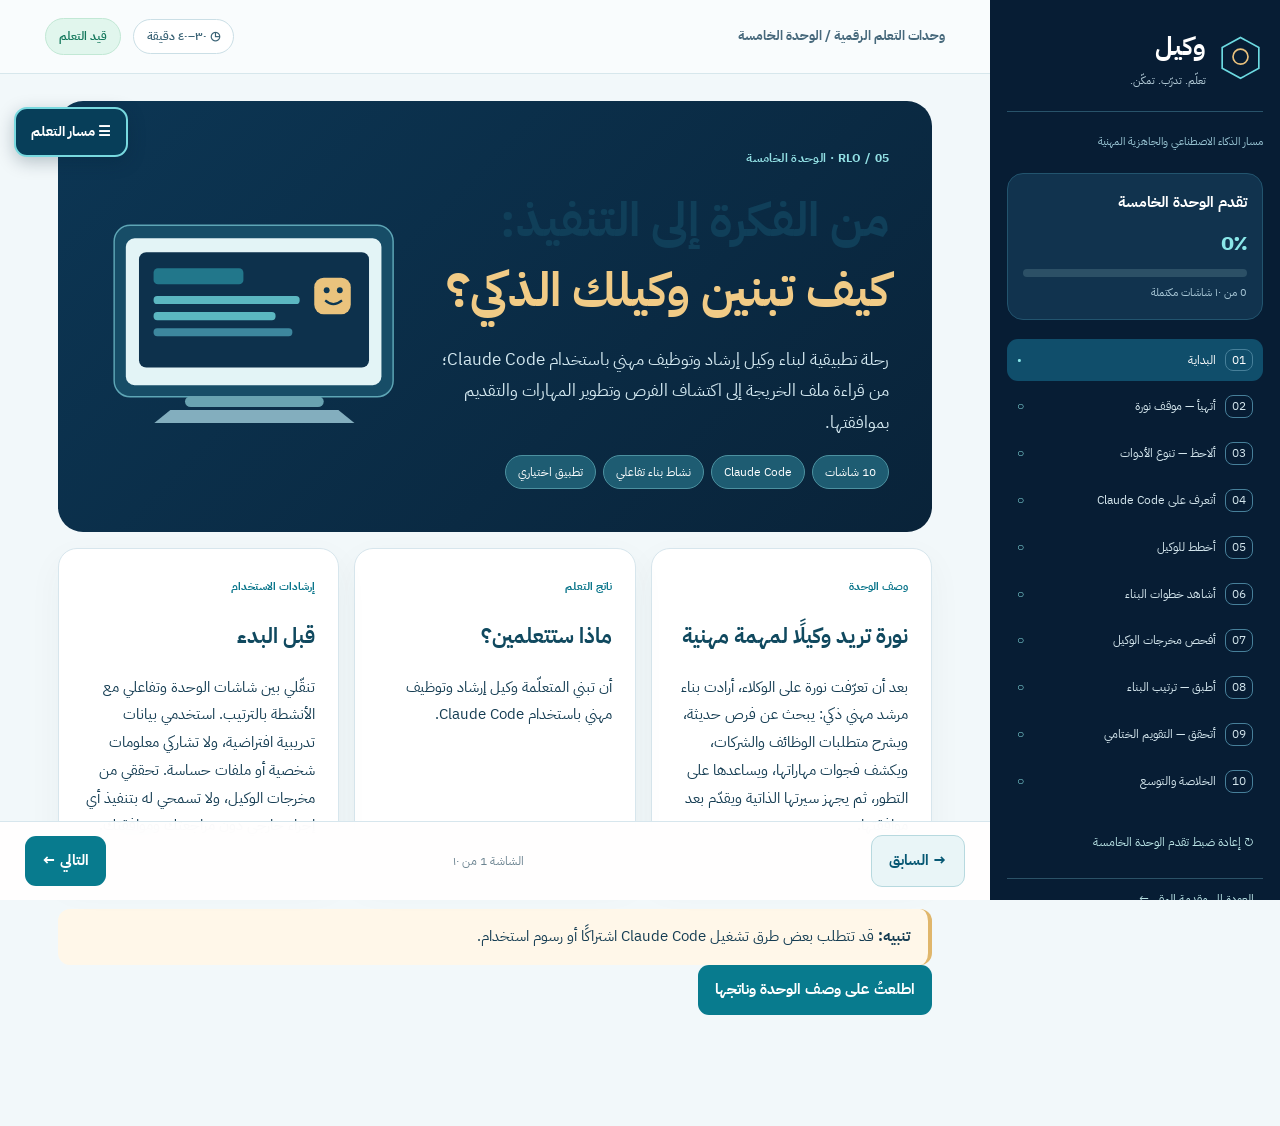
<file: RLO5/index.html>
<!doctype html>
<html lang="ar" dir="rtl"><head><meta charset="utf-8"><meta name="viewport" content="width=device-width,initial-scale=1"><meta name="theme-color" content="#071d34"><meta name="description" content="الوحدة الخامسة من مسار وكلاء الذكاء الاصطناعي: كيف تبنين وكيلًا ذكيا باستخدام Claude Code"><title>RLO5 | الوحدة الخامسة: كيف تبنين وكيلك الذكي؟</title>
<style>
@import url('https://fonts.googleapis.com/css2?family=IBM+Plex+Sans+Arabic:wght@400;500;600;700&display=swap');
:root{font-family:'IBM Plex Sans Arabic',Tahoma,Arial,sans-serif;--navy:#071d34;--blue:#124966;--teal:#0c8494;--gold:#ebc279;--line:#d7e6ed;--txt:#143c52;color:var(--txt);background:#f2f8fa;line-height:1.85;font-size:15px}*{box-sizing:border-box}body{margin:0}button,input,select,textarea{font:inherit}button{cursor:pointer}a{color:#08748b}button:focus-visible,a:focus-visible,input:focus-visible,textarea:focus-visible,select:focus-visible{outline:3px solid #e7b75b;outline-offset:3px}
.skip{position:absolute;top:-150px;right:8px;background:white;padding:9px;z-index:100}.skip:focus{top:8px}
.shell{display:grid;grid-template-columns:290px minmax(0,1fr);min-height:100vh}.side{background:var(--navy);color:white;padding:23px 17px;position:sticky;top:0;height:100vh;overflow:auto}.brand{display:flex;align-items:center;gap:12px;border-bottom:1px solid #28536a;padding:0 0 20px}.brand svg{flex-shrink:0}.brand b{font-size:26px}.brand small{display:block;color:#b4ccd8;font-size:11px}.kicker{font-size:11px;color:#98c4d3;margin:20px 0}.progressbox{background:#11334e;border:1px solid #22546e;padding:15px;border-radius:16px;display:grid;gap:6px}.progressbox strong{font-size:22px;color:#8ae7e9}.meter{height:8px;border-radius:50px;background:#2c5066;overflow:hidden}.meter span{display:block;height:100%;width:0;background:#62cfce;transition:width .2s}.progressbox small{color:#aac9d8;font-size:11px}
nav{display:grid;gap:4px;margin:19px 0}nav a{display:flex;gap:9px;align-items:center;text-decoration:none;color:#d4e6ed;padding:10px;border-radius:11px;font-size:12px;line-height:1.4}nav a.active,nav a:hover{background:#104e6b;color:#fff}nav .num{border:1px solid #47809a;border-radius:8px;min-width:28px;text-align:center;padding:2px}nav .check{margin-right:auto;color:#8ae7e9}
.side .aside-link,.side button{display:block;padding:9px;border:0;background:transparent;color:#b9e3e5;text-decoration:none;font-size:12px;text-align:right}.side .aside-link{border-top:1px solid #2b5267;margin-top:16px}
.work{min-width:0}.top{background:white;border-bottom:1px solid var(--line);display:flex;justify-content:space-between;gap:15px;align-items:center;padding:13px 25px;font-size:12px;color:#547487}.top .pill{background:#e0f5f6;color:#0b6e7b;border-radius:25px;padding:5px 12px;font-weight:700}
main{padding:27px clamp(16px,4.5vw,60px) 110px;max-width:1200px;margin:auto}.screen[hidden]{display:none!important}.screen{animation:appear .24s ease}@keyframes appear{from{opacity:.3;transform:translateY(5px)}to{opacity:1;transform:none}}
.hero{background:linear-gradient(135deg,#0c3654,#092339);color:white;border-radius:25px;padding:clamp(22px,4vw,43px);display:grid;grid-template-columns:1.2fr .8fr;gap:22px;align-items:center}.eyebrow{font-size:12px;color:#13a7b3;font-weight:700;letter-spacing:.03em}.hero .eyebrow{color:#92e0e4}.hero h1{font-size:clamp(28px,4vw,47px);line-height:1.5;margin:14px 0}.hero h1 em{color:#f1cb86;font-style:normal}.hero p{font-size:17px;color:#d4e9f1}.hero svg{width:100%;max-height:320px}.chips{display:flex;gap:7px;flex-wrap:wrap}.chips span{background:#1e5c72;border:1px solid #4c91a0;border-radius:30px;padding:5px 12px;font-size:12px}
.section-head{display:flex;align-items:center;gap:15px;margin:6px 0 23px}.section-no{background:#e1eff2;border:1px solid #a5cbd3;border-radius:16px;width:64px;height:64px;display:grid;place-items:center;color:#0f6478;font-size:22px;font-weight:700;flex-shrink:0}h1{font-size:clamp(26px,4vw,37px);line-height:1.5;color:#103f59;margin:5px 0}h2{font-size:21px;color:#10495f}h3{font-size:17px;color:#164a63}.section-head p{color:#608092;margin:3px 0}
.panel{background:#fff;border:1px solid var(--line);border-radius:19px;padding:23px;margin:16px 0;box-shadow:0 12px 35px #163d4a0b}.cards{display:grid;grid-template-columns:repeat(2,minmax(0,1fr));gap:15px}.cards.tri{grid-template-columns:repeat(3,minmax(0,1fr))}.tag{color:#08748a;font-size:11px;font-weight:700}.panel p{margin:7px 0 12px}.panel ul{padding-right:23px}.panel li{margin-bottom:7px}
.callout{background:#e9f5f7;border-right:4px solid #139da5;padding:14px 18px;border-radius:12px;margin-top:17px}.warn{background:#fff7e9;border-right-color:#e0b66b}
.primary,.secondary,.option{border-radius:11px;padding:11px 17px;font-weight:700}.primary{border:0;color:white;background:#087b8e}.secondary{background:#e9f5f7;color:#075874;border:1px solid #b7d9df}.option{background:#f6fafb;border:1px solid #c9dfe7;color:#1b4b61;display:block;text-align:right;width:100%;margin:9px 0;font-weight:500}.option:hover,.option.selected{border-color:#008c9b;background:#e1f6f7}.option:disabled{opacity:.8;cursor:default}
.feedback{min-height:20px;color:#0d6977;font-weight:600;margin:14px 0}.feedback.error{color:#9f5225}
.steps{counter-reset:step;list-style:none;margin:0;padding:0;display:grid;gap:12px}.steps li{background:#fff;border:1px solid #d9e8ee;padding:16px;border-radius:13px;display:flex;gap:13px;align-items:flex-start}.steps li::before{counter-increment:step;content:counter(step,decimal-leading-zero);color:#0c7d89;font-weight:700}
.codebox{background:#0b263c;color:#e4f5f6;padding:17px;border-radius:12px;direction:ltr;text-align:left;white-space:pre-wrap;word-break:break-word;font:13px/1.75 ui-monospace,monospace}
.stage{display:grid;gap:9px}.stage button{width:100%;display:flex;justify-content:space-between;gap:16px;align-items:center;text-align:right;border:1px solid #c6dfe7;background:#fff;padding:12px;border-radius:12px}.stage button:focus-visible{outline:3px solid #d9af67}.stage .move{display:flex;gap:5px}.stage .move button{width:auto;padding:4px 11px;background:#e5f2f6;color:#0e6279}.stage .move button:disabled{opacity:.3}
.video{background:#0a2b43;border-radius:18px;padding:23px;color:#e9f6f8;display:flex;align-items:center;justify-content:center;min-height:230px;gap:12px;flex-direction:column;text-align:center}.video svg{width:65px}.video p{max-width:630px;margin:4px auto;font-size:13px}.video a{color:#9ae9f1}
label.text-label{display:block;font-weight:700;margin:15px 0 7px}textarea{width:100%;min-height:90px;border:1px solid #b4d3df;border-radius:12px;padding:12px;resize:vertical}details{border:1px solid #d3e5ed;border-radius:12px;margin:10px 0;padding:11px 15px;background:#f9fcfd}summary{cursor:pointer;font-weight:700}
.bottom{position:fixed;bottom:0;left:0;right:290px;background:#fffefef2;border-top:1px solid var(--line);backdrop-filter:blur(12px);display:flex;justify-content:space-between;align-items:center;gap:10px;padding:13px 25px;z-index:15}.bottom span{font-size:12px;color:#6b8390}.mobile{display:none}.sr-only{position:absolute;width:1px;height:1px;clip:rect(0,0,0,0);overflow:hidden}.small{font-size:12px;color:#6a8792}
@media(max-width:850px){.shell{display:block}.side{position:fixed;top:0;right:0;bottom:0;width:min(85vw,310px);height:auto;transform:translateX(102%);transition:transform .22s;z-index:70}.side.open{transform:none}.mobile{display:block;background:#0b4662;color:white;border:0;padding:10px 17px;width:100%;text-align:right}.shade{position:fixed;inset:0;background:#001725aa;z-index:60}.hero{grid-template-columns:1fr}.hero svg{max-height:235px}.cards,.cards.tri{grid-template-columns:1fr}.bottom{right:0}.top{padding:12px 17px}main{padding-bottom:110px}}
@media(max-width:540px){.section-head{align-items:flex-start}.section-no{width:45px;height:45px;font-size:17px;border-radius:12px}.bottom{padding:9px 12px}.bottom span{font-size:10px}.bottom .primary,.bottom .secondary{padding:8px 10px;font-size:12px}}
.top .duration-chip,.header-top .duration-chip{display:inline-flex;align-items:center;font-family:"IBM Plex Sans Arabic",Tahoma,Arial,sans-serif;font-size:11px;font-weight:600;line-height:1.7;border:1px solid #cbdfe6;border-radius:100px;padding:6px 13px;background:#fff;color:#396275;white-space:nowrap}#openNav{display:none!important}
</style><style id="rlo-responsible-styles">.rlo-responsible{margin:26px 0 20px;padding:22px;border-radius:20px;background:#f1f8f8;border:1px solid #bedbdc;box-shadow:0 8px 28px #103b4b0d;color:#163c4b}.rlo-responsible-head{display:flex;align-items:center;gap:14px;background:#087f89;border-right:5px solid #49d5d0;color:white;padding:15px 19px;border-radius:15px;margin-bottom:17px}.rlo-responsible-head>span{font-size:37px}.rlo-responsible-head h2{margin:0 0 4px;color:white;font-size:clamp(17px,2.2vw,23px)}.rlo-responsible-head p{margin:0;color:#def5f4;font-size:13px}.rlo-responsible-grid{display:grid;grid-template-columns:repeat(3,minmax(0,1fr));gap:12px}.rlo-responsible-item{background:white;border:1px solid #c6e3e4;border-radius:14px;padding:15px 13px;min-width:0}.rlo-responsible-icon{font-size:25px;display:block;margin-bottom:5px}.rlo-responsible-item strong{display:block;font-size:15px;color:#0c5262}.rlo-responsible-item p{margin:5px 0 0;color:#426573;font-size:13px;line-height:1.7}@media(max-width:800px){.rlo-responsible-grid{grid-template-columns:repeat(2,minmax(0,1fr))}}@media(max-width:480px){.rlo-responsible{padding:13px}.rlo-responsible-grid{grid-template-columns:1fr}.rlo-responsible-head{padding:12px}}</style>
<link rel="stylesheet" href="../unified-course-header.css?v=20261124-b"></head>
<body class="course-header-unified"><a href="#main" class="skip">تخطي إلى المحتوى</a>
<div class="shell"><aside id="side" class="side" aria-label="فهرس الوحدة الخامسة"><header class="brand"><svg width="45" height="45" viewBox="0 0 54 54" fill="none" aria-hidden="true"><path d="M27 3 49 15v25L27 52 5 40V15Z" stroke="#6cdae1" stroke-width="2"/><circle cx="27" cy="26" r="9" stroke="#e9c17d" stroke-width="2"/></svg><div><b>وكيل</b><small>تعلّم. تدرّب. تمكّن.</small></div></header><p class="kicker">مسار الذكاء الاصطناعي والجاهزية المهنية</p><div class="progressbox"><b>تقدم الوحدة الخامسة</b><strong id="percent">0٪</strong><div class="meter"><span id="bar"></span></div><small id="progressText">التقدم يعتمد على إكمال الأنشطة</small></div><nav id="nav" aria-label="شاشات الوحدة الخامسة"></nav><button type="button" id="reset">↻ إعادة ضبط تقدم الوحدة الخامسة</button><a href="../" class="aside-link">العودة إلى مقدمة المقرر ←</a></aside>
<div class="work"><button id="openNav" class="mobile" type="button" aria-expanded="false" aria-controls="side">☰ فهرس الوحدة الخامسة</button><div id="shade" class="shade" hidden></div>
<header class="topbar"><div class="top-right"><span class="course-eyebrow">وحدات التعلم الرقمية <span> / </span> الوحدة الخامسة</span></div><div class="top-left"><span class="duration-chip" aria-label="المدة التقديرية للتعلّم">◷ ٣٠–٤٠ دقيقة</span><span class="status-chip" id="currentStatus" aria-live="polite">قيد التعلم</span></div></header><main id="main" tabindex="-1">
<section class="screen" id="screen-1" data-title="البداية">
<div class="hero"><div><span class="eyebrow">RLO / 05 · الوحدة الخامسة</span><h1>من الفكرة إلى التنفيذ:<br><em>كيف تبنين وكيلك الذكي؟</em></h1><p>رحلة تطبيقية لبناء وكيل إرشاد وتوظيف مهني باستخدام Claude Code؛ من قراءة ملف الخريجة إلى اكتشاف الفرص وتطوير المهارات والتقديم بموافقتها.</p><div class="chips"><span>10 شاشات</span><span>Claude Code</span><span>نشاط بناء تفاعلي</span><span>تطبيق اختياري</span></div></div>
<svg viewBox="0 0 420 330" aria-hidden="true"><rect x="18" y="40" width="382" height="235" rx="22" fill="#174d67" stroke="#5ea6b6" stroke-width="2"/><rect x="34" y="58" width="350" height="201" rx="12" fill="#e3f4f6"/><rect x="52" y="77" width="315" height="158" rx="10" fill="#0d314c"/><rect x="72" y="99" width="123" height="22" rx="6" fill="#22778b"/><rect x="72" y="137" width="200" height="11" rx="5" fill="#5bb7c1"/><rect x="72" y="159" width="167" height="11" rx="5" fill="#5bb7c1"/><rect x="72" y="181" width="190" height="11" rx="5" fill="#3d879e"/><rect x="292" y="112" width="50" height="50" rx="13" fill="#eac37d"/><circle cx="309" cy="129" r="4" fill="#0c3753"/><circle cx="327" cy="129" r="4" fill="#0c3753"/><path d="M307 143q11 10 23 0" fill="none" stroke="#0c3753" stroke-width="3"/><rect x="115" y="274" width="190" height="15" rx="8" fill="#69a3b1"/><path d="M95 293h230l22 18H73Z" fill="#83aebe"/></svg></div>
<div class="cards tri"><article class="panel"><span class="tag">وصف الوحدة</span><h2>نورة تريد وكيلًا لمهمة مهنية</h2><p>بعد أن تعرّفت نورة على الوكلاء، أرادت بناء مرشد مهني ذكي: يبحث عن فرص حديثة، ويشرح متطلبات الوظائف والشركات، ويكشف فجوات مهاراتها، ويساعدها على التطور، ثم يجهز سيرتها الذاتية ويقدّم بعد موافقتها.</p></article><article class="panel"><span class="tag">ناتج التعلم</span><h2>ماذا ستتعلمين؟</h2><p>أن تبني المتعلّمة وكيل إرشاد وتوظيف مهني باستخدام Claude Code.</p></article><article class="panel"><span class="tag">إرشادات الاستخدام</span><h2>قبل البدء</h2><p>تنقّلي بين شاشات الوحدة وتفاعلي مع الأنشطة بالترتيب. استخدمي بيانات تدريبية افتراضية، ولا تشاركي معلومات شخصية أو ملفات حساسة. تحققي من مخرجات الوكيل، ولا تسمحي له بتنفيذ أي إجراء خارجي دون مراجعتك وموافقتك.</p></article></div>
<div class="callout warn"><strong>تنبيه:</strong> قد تتطلب بعض طرق تشغيل Claude Code اشتراكًا أو رسوم استخدام.</div><button class="primary mark" data-done="1">اطلعتُ على وصف الوحدة وناتجها</button></section>
<section class="screen" id="screen-2" data-title="أتهيأ — موقف نورة"><div class="section-head"><span class="section-no">02</span><div><span class="eyebrow">أتهيأ</span><h1>ماذا لو كان لديكِ وكيلك الخاص؟</h1><p>لا نعيد تعريف الوكيل؛ بل ننتقل إلى التفكير في تصميمه.</p></div></div>
<div class="panel"><span class="tag">الموقف المهني</span><h2>نورة تريد مرشدًا مهنيًا متكاملًا</h2><p>تقدم نورة ملفها المهني للوكيل الذي بنته، فيبحث عبر المصادر المسموح الوصول إليها عن فرص حديثة في تصميم التعليم. ثم يُعِد تقريرًا عن كل فرصة يشمل الشركة والموقع والشروط والراتب إن توفرت له بيانات موثوقة، ويحدد فجوات مهاراتها وكيف تسدّها. وبعد اختيارها فرصة مناسبة، يسألها إن كانت ترغب في سيرة ذاتية مخصصة وتقديم طلب؛ ولا يرسل شيئًا إلا بعد مراجعتها وموافقتها الصريحة.</p><p><strong>سؤال استكشافي:</strong> ما أول قرار تتخذينه قبل فتح أداة البناء؟</p><div id="warmChoices"><button type="button" class="option" data-answer="wrong">تمنحين الوكيل صلاحية الوصول إلى جميع ملفات الجهاز.</button><button type="button" class="option" data-answer="right">تحددين المهمة والمدخلات والمخرجات وحدود الصلاحيات.</button><button type="button" class="option" data-answer="wrong">تختارين أداة عشوائيًا وتطلبين منها تنفيذ كل شيء.</button></div><p id="warmFeedback" class="feedback" role="status"></p></div></section>
<section class="screen" id="screen-3" data-title="ألاحظ — تنوع الأدوات"><div class="section-head"><span class="section-no">03</span><div><span class="eyebrow">ألاحظ وأتساءل</span><h1>وكلاء متعددون… وقدرات مختلفة</h1><p>تختلف أدوات الوكلاء من حيث التكلفة، والمهارات المطلوبة، والصلاحيات، وطريقة التشغيل.</p></div></div>
<div class="cards tri"><article class="panel"><span class="tag">التكلفة</span><h3>مجاني أم مدفوع؟</h3><p>توجد أدوات مجانية، وأخرى باشتراك أو بدفع حسب الاستخدام؛ وقد تتغير الحدود والأسعار.</p></article><article class="panel"><span class="tag">البناء</span><h3>دون برمجة أم برمجية؟</h3><p>بعض الأدوات تقدم محررًا مرئيًا، وأخرى تتطلب إعداد بيئة عمل وأوامر أو خبرة تقنية.</p></article><article class="panel"><span class="tag">التنفيذ</span><h3>ما قدرات الوكيل؟</h3><p>قد يقتصر على التحليل، أو يستطيع قراءة ملفات واستخدام أدوات وتنفيذ خطوات ضمن صلاحيات محددة.</p></article></div>
<div class="panel"><h3>سؤال للمقارنة</h3><p>خريجة لا تمتلك مهارات برمجية وتريد تجربة سريعة منخفضة التكلفة. ما العاملان الأكثر أهمية في الاختيار؟</p><div id="varietyChoices"><button class="option" type="button" data-answer="right">سهولة الإعداد والتكلفة الفعلية للتجربة.</button><button class="option" type="button" data-answer="wrong">شهرة الأداة فقط، دون مراجعة متطلباتها.</button><button class="option" type="button" data-answer="wrong">عدد الخصائص المتقدمة، حتى لو لم تخدم المهمة.</button></div><div id="varietyFeedback" class="feedback" role="status"></div></div>
<div class="callout">سنستخدم <strong>Claude Code</strong> في عرض البناء؛ وهو خيار تقني ذو قدرات وكيلية، وليس بالضرورة الأسهل أو المجاني لجميع المتعلّمات.</div></section>
<section class="screen" id="screen-4" data-title="أتعرف على Claude Code"><div class="section-head"><span class="section-no">04</span><div><span class="eyebrow">أتعلم</span><h1>Claude Code: أداة بناء وتشغيل</h1><p>نحدد ما الذي ستفعله الأداة، وما الذي يحتاج إلى مراجعة بشرية.</p></div></div>
<div class="cards"><article class="panel"><h3>ماذا يستطيع فعلًا؟</h3><p>Claude Code أداة وكيلية للمهام البرمجية تستطيع العمل على الملفات واستخدام أدوات التنفيذ المتاحة في بيئة العمل، ضمن إعدادات الصلاحيات.</p></article><article class="panel"><h3>ما الذي لا نفترضه؟</h3><p>لا نفترض وجود اتصال تلقائي بمواقع الوظائف أو السماح بتنفيذ أي إجراء دون تهيئة الأدوات والاتصالات والموافقات اللازمة.</p></article></div>
<div class="panel"><h3>قبل التجربة</h3><ul><li>مراجعة <a href="https://code.claude.com/docs/en/overview" target="_blank" rel="noopener noreferrer">دليل Claude Code الرسمي</a> لتحديد طريقة التثبيت والتسجيل المناسبة.</li><li>استخدام ملفات مهنية وإعلانات <strong>افتراضية</strong> فقط.</li><li>تشغيل الوكيل في مجلد تجريبي محدود وعدم منحه صلاحيات واسعة بلا حاجة.</li><li>مراجعة تكاليف الاشتراك أو API حسب طريقة التشغيل؛ لا ندّعي أن كل المزايا مجانية.</li></ul></div><button class="primary mark" data-done="4">فهمت دور Claude Code ومتطلبات استخدامه</button></section>
<section class="screen" id="screen-5" data-title="أخطط للوكلاء"><div class="section-head"><span class="section-no">05</span><div><span class="eyebrow">أخطط</span><h1>بطاقة تصميم وكيل مهني</h1><p>نبدأ بتصميم المهمة قبل الانتقال إلى الأداة.</p></div></div>
<div class="panel"><h2>مثال: وكيل الإرشاد والتوظيف المهني</h2><div class="cards"><div><span class="tag">المدخلات</span><p>الملف المهني للخريجة، موقعها، الوظائف المفضلة، الحد الأدنى للراتب، وأي قيود ترغب في تحديدها.</p></div><div><span class="tag">البحث</span><p>فرص حديثة في تصميم التعليم من مواقع الشركات والجهات الرسمية والمنصات المهنية المسموح الوصول إليها، مع روابط الإعلانات وتاريخ التحقق.</p></div><div><span class="tag">التقرير المهني</span><p>المسمى، الشركة ونشاطها، الموقع ونمط العمل، شروط الوظيفة، الخبرة المطلوبة، المزايا والراتب إن أُعلن، وتقدير الملاءمة بالأدلة.</p></div><div><span class="tag">التطوير</span><p>الفجوات المثبتة وغير المتحقَّق منها، وأولويات التعلم، ومصادر أو مشاريع تطبيقية تساعد الخريجة على سد الفجوات.</p></div></div>
<div class="panel" style="background:#f1fafb;box-shadow:none"><h3>مراحل إضافية ينجزها الوكيل بعد التقرير</h3><ol class="steps"><li><div><strong>يعرض الفرص ويطلب اختيار الخريجة</strong><div class="small">القرار المهني النهائي للخريجة، وليس للوكيل.</div></div></li><li><div><strong>يسأل عن إعداد سيرة ذاتية مخصصة</strong><div class="small">يبرز المهارات الفعلية المرتبطة بالوظيفة، ولا يختلق شهادات أو خبرات.</div></div></li><li><div><strong>يعرض نسخة السيرة والجهة التي سيتقدم إليها</strong><div class="small">تراجع الخريجة البيانات، والمرفقات، وقناة التقديم.</div></div></li><li><div><strong>يُقدِّم بعد موافقة صريحة لكل طلب</strong><div class="small">فقط إذا كان التقديم الآلي مصرحًا به تقنيًا ونظاميًا؛ وإلا يوفر رابط التقديم والملف الجاهز لها.</div></div></li></ol></div>
<div class="callout warn"><strong>ضوابط مهمة:</strong> لا تُختلق الرواتب أو المزايا. فرّقي بين راتب معلن، وتقدير موثق، ومعلومة غير متاحة. البحث لا يضمن الوصول إلى جميع المواقع، والتقديم لا يتم دون موافقة الخريجة.</div></div>
<div class="panel"><h3>اختاري الصلاحية الأنسب للتجربة</h3><div id="permissionChoices"><button type="button" data-answer="wrong" class="option">إتاحة قراءة وكتابة جميع مجلدات الجهاز.</button><button type="button" data-answer="right" class="option">العمل في مجلد اختبار محدد بملفات افتراضية فقط.</button><button type="button" data-answer="wrong" class="option">السماح بإرسال الملفات تلقائيًا إلى خدمات خارجية.</button></div><p id="permissionFeedback" class="feedback" role="status"></p></div></section>
<section class="screen" id="screen-6" data-title="أشاهد خطوات البناء"><div class="section-head"><span class="section-no">06</span><div><span class="eyebrow">أشاهد وأتعلم</span><h1>من التخطيط إلى وكيل يعمل</h1><p>شاهدي الشرح العملي لبناء وكيل الإرشاد والتوظيف المهني باستخدام Claude Code، ثم طبّقي خطوات البناء.</p></div></div>
<div class="video" style="display:block;padding:20px"><strong style="display:block;margin-bottom:10px">فيديو تطبيقي: كيف تبنين وكيل الإرشاد والتوظيف المهني باستخدام Claude Code؟</strong><p style="margin-bottom:16px">شاهدي خطوات بناء الوكيل وتجربة البحث عن الوظائف وتحليل التوافق، ثم طبّقي الخطوات في مشروعك.</p><video controls playsinline preload="metadata" aria-label="الشرح العملي لبناء وكيل الإرشاد والتوظيف المهني باستخدام Claude Code" style="display:block;width:100%;max-width:960px;aspect-ratio:16/9;margin:0 auto;background:#061d31;border-radius:14px"><source src="claude-code-tutorial-v4.mp4" type="video/mp4">متصفحك لا يدعم تشغيل الفيديو.</video></div>
<div class="panel"><h3>خطوات الشرح المقترحة في التسجيل</h3><ol class="steps"><li><div><strong>إعداد بيئة Claude Code</strong><div class="small">اتباع خطوات التثبيت والتسجيل، وضبط اتصال أدوات البحث المصرح بها وتجربة الوصول إليها.</div></div></li><li><div><strong>تجهيز الملف المهني التجريبي</strong><div class="small">ملف خريجة افتراضية وتفضيلات العمل، مع تحديد مصادر وظائف معتمدة للبحث.</div></div></li><li><div><strong>تحديد مهام المرشد</strong><div class="small">البحث عن فرص حديثة، وإعداد تقرير موثق، وتحليل الفجوات، واقتراح مسارات تطوير، ثم إعداد سيرة ذاتية عند الطلب.</div></div></li><li><div><strong>اختبار البحث وإعداد التقرير</strong><div class="small">التأكد من روابط الوظائف وحداثتها، والتمييز بين معلومات الشركة الموثقة والافتراضات أو بيانات الرواتب غير المتاحة.</div></div></li><li><div><strong>تجربة السيرة والتقديم بموافقة بشرية</strong><div class="small">مراجعة السيرة المخصصة، وطلب الموافقة الصريحة قبل كل إرسال، والتوقف عند عدم توافر تكامل تقديم مسموح.</div></div></li></ol>
<details><summary>مثال تعليمي للتعليمات التي تُعطى للأداة</summary><pre class="codebox">Act as a career guidance and job application agent for an instructional design graduate. First ask for the graduate's professional profile, location, target roles, preferences and permission to use authorized job search tools. Use only lawful, authorized public job sources and permitted integrations. Find recent roles and verify each job URL, posting date and employer. For each role, produce an Arabic report covering: title, employer, employer sector and public information, city, working arrangements, requirements, responsibilities, public salary and benefits when available, source links, date checked, evidence-based skills match, skill gaps, and a prioritized learning plan with credible resources and suggested portfolio projects. Clearly label missing or estimated salary information. Never invent facts or skills.
After presenting the report, ask the graduate to choose a role and whether they want a tailored CV. Draft a CV using ONLY verified real skills and experiences, then request their review. BEFORE EVERY job application, display the destination employer, job link, exact CV and attachments, and ask for explicit approval for that specific submission. Submit only through an authorized permitted integration; if unavailable or blocked, provide the application URL and prepared files for manual submission. Never apply automatically or bypass platform restrictions. Do not expose private data or store credentials insecurely. Pause whenever access or approval is needed.</pre></details></div>
<button class="primary mark" data-done="6">راجعتُ خطوات بناء الوكيل</button></section>
<section class="screen" id="screen-7" data-title="أفحص مخرجات الوكيل"><div class="section-head"><span class="section-no">07</span><div><span class="eyebrow">أفحص</span><h1>هل تقرير الوكيل موثوق؟</h1><p>قد يعطي الوكيل تقريرًا مرتبًا، لكنه يحتاج مراجعة الأدلة ومحدودية الاستنتاج.</p></div></div>
<div class="panel"><span class="tag">تقرير تجريبي افتراضي — ليس ناتج تشغيل حي</span><h3>المهمة: تقييم تقرير فرصة وظيفية مع خطة تطوير</h3><p><strong>إعلان الوظيفة:</strong> يشترط Storyline، وتحليل احتياجات، وقياس أثر التدريب.</p><p><strong>الملف المهني:</strong> يثبت خبرة في Storyline وتحليل احتياجات، ولا يتضمن دليلًا على خبرة قياس الأثر.</p><div class="callout warn"><strong>نتيجة متسرعة من الوكيل:</strong> «المرشحة مستوفية لجميع المتطلبات بنسبة 100٪».</div><p><strong>تقرير الوكيل الجيد يذكر أيضًا:</strong> جهة التوظيف وموقعها وروابط المصادر، الراتب إذا أُعلن، الفجوات مع أدلتها، وخطة سد الفجوات. لا يرسل السيرة الذاتية إلا بموافقة الخريجة.</p><h3>ما القرار الصحيح؟</h3><div id="auditChoices"><button type="button" class="option" data-answer="wrong">نعتمد نتيجة 100٪ لأنها صدرت عن وكيل ذكي.</button><button type="button" class="option" data-answer="right">نطلب تصحيح التقرير: مهارتان مثبتتان وقياس الأثر غير موثق.</button><button type="button" class="option" data-answer="wrong">نحذف شرط قياس الأثر من الإعلان.</button></div><p id="auditFeedback" class="feedback" role="status"></p></div></section>
<section class="screen" id="screen-8" data-title="أطبق — ترتيب البناء"><div class="section-head"><span class="section-no">08</span><div><span class="eyebrow">التقويم التكويني</span><h1>رتبي خطوات بناء الوكيل</h1><p>استخدمي السهمين لتحريك كل خطوة إلى موقعها الصحيح، ثم افحصي ترتيبك.</p></div></div>
<div class="panel"><div id="stepsList" class="stage" aria-label="نشاط ترتيب خطوات بناء الوكيل"></div><div style="display:flex;gap:9px;flex-wrap:wrap;margin-top:17px"><button id="checkOrder" type="button" class="primary">تحققي من الترتيب</button><button id="shuffle" type="button" class="secondary">إعادة ترتيب النشاط</button></div><p id="orderFeedback" class="feedback" role="status"></p></div></section>
<section class="screen" id="screen-9" data-title="أتحقق — التقويم الختامي"><div class="section-head"><span class="section-no">09</span><div><span class="eyebrow">التقويم الختامي</span><h1>اختبري فهمك لخطوات البناء</h1><p>اختاري الإجابة الأصح في موقفين عمليين.</p></div></div>
<div class="panel"><h3>1. أثناء الاختبار طلب الوكيل الاتصال بخدمة خارجية غير مطلوبة للمهمة. ماذا تفعلين؟</h3><div id="finalOne"><label class="option"><input type="radio" name="q1" value="a"> أوافق مباشرة حتى يعمل أسرع.</label><label class="option"><input type="radio" name="q1" value="b"> أراجع ضرورة الاتصال وأرفضه إذا لم يكن مطلوبًا.</label><label class="option"><input type="radio" name="q1" value="c"> أسمح بالاتصال، ثم أراجع بعد انتهاء المهمة.</label></div><h3>2. أنتج الوكيل تقريرًا يخلو من أدلة واضحة لبعض المهارات. ما الخطوة التالية؟</h3><div id="finalTwo"><label class="option"><input type="radio" name="q2" value="a"> أطلب إيضاح الأدلة وأعد اختبار النتيجة.</label><label class="option"><input type="radio" name="q2" value="b"> أرسل التقرير مباشرة.</label><label class="option"><input type="radio" name="q2" value="c"> أغيّر عنوان التقرير فقط.</label></div><button type="button" id="checkFinal" class="primary">تصحيح التقويم</button><p id="finalFeedback" class="feedback" role="status"></p></div></section>
<section class="screen" id="screen-10" data-title="الخلاصة والتوسع"><div class="section-head"><span class="section-no">10</span><div><span class="eyebrow">الخاتمة</span><h1>من الفكرة إلى التنفيذ المسؤول</h1><p>اكتشفتِ كيف تخططين لإنشاء وكيل، ومتى تطلبين منه التنفيذ، وكيف تتحققين من مخرجاته.</p></div></div><div class="panel"><h2>خريطة تذكّر سريعة</h2><p><strong>أستقبل ملف الخريجة ← أبحث بمصادر مسموحة ← أوثق تقرير الوظائف ← أحدد الفجوات وخطة التطوير ← أجهز السيرة بعد طلبها ← أقدّم بموافقتها فقط.</strong></p><div class="callout">طبّقي خطوات البناء عمليًا باستخدام Claude Code عند توفر الوصول إليه، ثم اختبري الوكيل وراجعي المخرجات. قد تتطلب الأداة اشتراكًا بحسب الخطة المستخدمة.</div></div>
<div class="rlo-responsible" aria-labelledby="rlo-responsible-title"><div class="rlo-responsible-head"><span aria-hidden="true">⚖️</span><div><h2 id="rlo-responsible-title">الاستخدام المسؤول لوكلاء الذكاء الاصطناعي</h2><p>ستة مبادئ أساسية نطبقها في كل مهمة ينفذها الوكيل.</p></div></div><div class="rlo-responsible-grid"><article class="rlo-responsible-item"><span class="rlo-responsible-icon" aria-hidden="true">🎯</span><strong>حددي هدفًا واضحًا</strong><p>حددي المهمة ونطاقها قبل أن يباشر الوكيل التنفيذ.</p></article><article class="rlo-responsible-item"><span class="rlo-responsible-icon" aria-hidden="true">🔎</span><strong>تحققي من المخرجات</strong><p>راجعي النتائج وقارنيها بمصادر موثوقة قبل اعتمادها.</p></article><article class="rlo-responsible-item"><span class="rlo-responsible-icon" aria-hidden="true">🔒</span><strong>احمي الخصوصية</strong><p>لا تشاركي بيانات شخصية أو حساسة دون ضرورة وموافقة مناسبة.</p></article><article class="rlo-responsible-item"><span class="rlo-responsible-icon" aria-hidden="true">🤝</span><strong>استخدميه بمسؤولية</strong><p>اجعلي الوكيل داعمًا لأدائك وتطوير مهاراتك، لا بديلًا عن حكمك المهني.</p></article><article class="rlo-responsible-item"><span class="rlo-responsible-icon" aria-hidden="true">⚖️</span><strong>تجنبي التحيز</strong><p>راجعي عدالة النتائج، ولا تعتمدي توصية تمييزية أو غير مبررة.</p></article><article class="rlo-responsible-item"><span class="rlo-responsible-icon" aria-hidden="true">🏛️</span><strong>احترمي الأنظمة</strong><p>التزمي بالقيم والحقوق والتعليمات المحلية وشروط استخدام المواقع.</p></article></div></div>
<div class="cards"><article class="panel"><h3>إثراء اختياري</h3><p>إذا رغبتِ في تنفيذ التجربة، اقرئي الدليل الرسمي المحدّث أولًا.</p><a href="https://code.claude.com/docs/en/overview" target="_blank" rel="noopener noreferrer">Claude Code — الدليل الرسمي ↗</a></article><article class="panel"><h3>التوثيق والتطوير</h3><p>للتجربة الاختيارية، احتفظي بصورة من تصميم المهمة ونتيجة اختبار ببيانات افتراضية، مع ذكر حدود النتائج.</p><a href="https://docs.anthropic.com/" target="_blank" rel="noopener noreferrer">توثيق Anthropic الرسمي ↗</a></article></div>
<div class="panel"><h3>تأمل قصير (اختياري)</h3><label class="text-label" for="reflection">ما أهم قرار تصميمي ستتخذينه قبل تشغيل وكيل مهني؟</label><textarea id="reflection" placeholder="مثال: تحديد نطاق المهمة والصلاحيات..."></textarea><button id="saveReflection" class="secondary" type="button">احفظي التأمل على هذا الجهاز</button><p id="reflectionFeedback" class="feedback" role="status"></p></div>
<div class="panel" style="margin-top:20px"><h2>أكملتِ الوحدات الخمس</h2><p>بعد إنهاء هذه الوحدة، شاركي تقييمك لتجربة التعلم في المسار الكامل. استبانة التقييم في وضع المعاينة ولا تحفظ الإجابات على خادم حاليًا.</p><a class="primary" style="display:inline-block;text-decoration:none;text-align:center" href="../survey/" target="_top">الانتقال إلى استبانة تقييم المسار ←</a><p><a href="../">العودة إلى مقدمة المسار</a></p></div><button class="primary mark" data-done="10">أكملتُ مراجعة خلاصة الوحدة</button>


</section>
</main><footer class="bottom"><button id="prev" type="button" class="secondary">→ السابق</button><span id="position">الشاشة ١ من ١٠</span><button id="next" type="button" class="primary">التالي ←</button></footer>
</div></div><div id="live" class="sr-only" aria-live="polite" role="status"></div>

<script>
(()=>{'use strict';
const $=s=>document.querySelector(s),$$=s=>[...document.querySelectorAll(s)];
const titles=['البداية','أتهيأ — موقف نورة','ألاحظ — تنوع الأدوات','أتعرف على Claude Code','أخطط للوكيل','أشاهد خطوات البناء','أفحص مخرجات الوكيل','أطبق — ترتيب البناء','أتحقق — التقويم الختامي','الخلاصة والتوسع'];
const key='rlo5-course-progress-v1';let state={done:[],visited:[],reflection:'',order:[2,0,4,1,3]};try{let s=JSON.parse(localStorage.getItem(key)||'null');if(s&&typeof s==='object')state={...state,...s}}catch(e){}if(!Array.isArray(state.done))state.done=[];if(!Array.isArray(state.visited))state.visited=[];if(!Array.isArray(state.order)||state.order.length!==5)state.order=[2,0,4,1,3];
const steps=['تحديد المهمة والمدخلات والمخرجات','تحديد الأدوات والصلاحيات المسموحة','إعداد البيئة والملفات التجريبية','تشغيل الاختبار ضمن الصلاحيات','مراجعة النتائج وتحسين التعليمات'];
let current=1;function save(){try{localStorage.setItem(key,JSON.stringify(state))}catch(e){}}function announce(s){$('#live').textContent=s}function done(n){if(!state.done.includes(n)){state.done.push(n);save();update()}}
function update(){let pct=Math.round(state.done.length/10*100);$('#percent').textContent=pct+'٪';$('#bar').style.width=pct+'%';$('#progressText').textContent=state.done.length+' من ١٠ شاشات مكتملة';$('#currentStatus').textContent=state.done.length===10?'مكتمل':'قيد التعلم';$$('#nav a').forEach((a,i)=>{a.classList.toggle('active',i+1===current);a.setAttribute('aria-current',i+1===current?'page':'false');a.querySelector('.check').textContent=state.done.includes(i+1)?'✓':state.visited.includes(i+1)?'•':'○'});$('#position').textContent='الشاشة '+current+' من ١٠';$('#prev').disabled=current===1;$('#next').disabled=current===10}
$('#nav').innerHTML=titles.map((t,i)=>'<a href="#screen-'+(i+1)+'"><span class="num">'+String(i+1).padStart(2,'0')+'</span><span>'+t+'</span><span class="check">○</span></a>').join('');
function close(){ $('#side').classList.remove('open');$('#shade').hidden=true;$('#openNav').setAttribute('aria-expanded','false')}
function go(n){current=Math.min(10,Math.max(1,n));$$('.screen').forEach((el,i)=>{el.hidden=i+1!==current});if(!state.visited.includes(current)){state.visited.push(current);save()}history.replaceState(null,'','#screen-'+current);update();scrollTo(0,0);close();if(current===8)renderOrder();if(current===10)$('#reflection').value=state.reflection||''}
$$('#nav a').forEach((a,i)=>a.addEventListener('click',e=>{e.preventDefault();go(i+1)}));$('#prev').onclick=()=>go(current-1);$('#next').onclick=()=>go(current+1);$('#openNav').onclick=()=>{let open=!$('#side').classList.contains('open');$('#side').classList.toggle('open',open);$('#shade').hidden=!open;$('#openNav').setAttribute('aria-expanded',String(open))};$('#shade').onclick=close;
$$('.mark').forEach(b=>b.onclick=()=>{done(+b.dataset.done);b.textContent='تم الاطلاع';announce('تم الاطلاع')});
function choice(containerId,feedbackId,correct,incorrect,n){$$('#'+containerId+' button').forEach(btn=>btn.onclick=()=>{const yes=btn.dataset.answer==='right';$$('#'+containerId+' button').forEach(x=>x.classList.toggle('selected',x===btn));$('#'+feedbackId).textContent=yes?correct:incorrect;$('#'+feedbackId).classList.toggle('error',!yes);if(yes)done(n)})}
choice('warmChoices','warmFeedback','صحيح. نبدأ بتحديد المهمة والمدخلات والمخرجات وحدود الصلاحيات.','جرّبي مجددًا: البداية ليست منح صلاحيات واسعة أو اختيار الأداة عشوائيًا.',2);
choice('varietyChoices','varietyFeedback','صحيح. الملاءمة والتكلفة الفعلية من معايير اختيار الأداة.','اختيار الأداة يعتمد على حاجة المتعلّمة والقيود وليس الشهرة وحدها.',3);
choice('permissionChoices','permissionFeedback','أحسنتِ. تقليل الصلاحيات واستخدام بيانات افتراضية يقللان المخاطر.','اختاري الحد الأدنى من الصلاحيات الضرورية في بيئة اختبار.',5);
choice('auditChoices','auditFeedback','صحيح. لا يوجد دليل على شرط قياس الأثر، لذلك لا يصح إعلان التطابق الكامل.','راجعي الأدلة أولًا: معيار قياس الأثر غير موثق في الملف.',7);
function renderOrder(){const root=$('#stepsList');root.replaceChildren();state.order.forEach((v,i)=>{const row=document.createElement('div');const span=document.createElement('span');span.textContent=(i+1)+'. '+steps[v];const controls=document.createElement('div');controls.className='move';for(const [label,delta] of [['↑',-1],['↓',1]]){const b=document.createElement('button');b.type='button';b.textContent=label;b.setAttribute('aria-label',(delta<0?'تحريك لأعلى: ':'تحريك لأسفل: ')+steps[v]);b.disabled=i+delta<0||i+delta>=state.order.length;b.onclick=()=>{let t=state.order[i];state.order[i]=state.order[i+delta];state.order[i+delta]=t;save();renderOrder()};controls.append(b)}row.append(span,controls);root.append(row)})}
$('#checkOrder').onclick=()=>{let ok=state.order.every((x,i)=>x===i);$('#orderFeedback').textContent=ok?'أحسنتِ! الترتيب صحيح: التخطيط، الصلاحيات، الإعداد، الاختبار، المراجعة.':'ليس بعد. فكّري: ما الذي يجب تحديده قبل تشغيل الأداة؟';$('#orderFeedback').classList.toggle('error',!ok);if(ok)done(8)};
$('#shuffle').onclick=()=>{state.order=[3,1,4,0,2];save();renderOrder();$('#orderFeedback').textContent='أعيد ترتيب البطاقات ثم تحققي.'};
$('#checkFinal').onclick=()=>{let a=$('input[name="q1"]:checked')?.value,b=$('input[name="q2"]:checked')?.value;if(!a||!b){$('#finalFeedback').textContent='أجيبي عن السؤالين أولًا.';return}let ok=a==='b'&&b==='a';$('#finalFeedback').textContent=ok?'إجابتان صحيحتان! مراجعة الصلاحيات والتحقق من الأدلة جزء من بناء الوكيل المسؤول.':'راجعي اختياراتك: لا تقبلي اتصالًا غير لازم، ولا تعتمدي تقريرًا دون أدلة.';$('#finalFeedback').classList.toggle('error',!ok);if(ok)done(9)};
$('#saveReflection').onclick=()=>{let t=$('#reflection').value.trim();if(!t){$('#reflectionFeedback').textContent='اكتبي تأملك أو اتركيه اختياريًا.';return}state.reflection=t;save();$('#reflectionFeedback').textContent='حُفظ التأمل محليًا في متصفحك فقط.'};
$('#reset').onclick=()=>{if(confirm('هل تريدين مسح تقدم الوحدة الخامسة فقط؟')){try{localStorage.removeItem(key)}catch(e){}location.reload()}};
const hash=location.hash.match(/^#screen-(\d+)$/);go(hash?+hash[1]:1);
})();
</script>

<script src="../course-global-menu.js" defer></script>
</body></html>
</file>
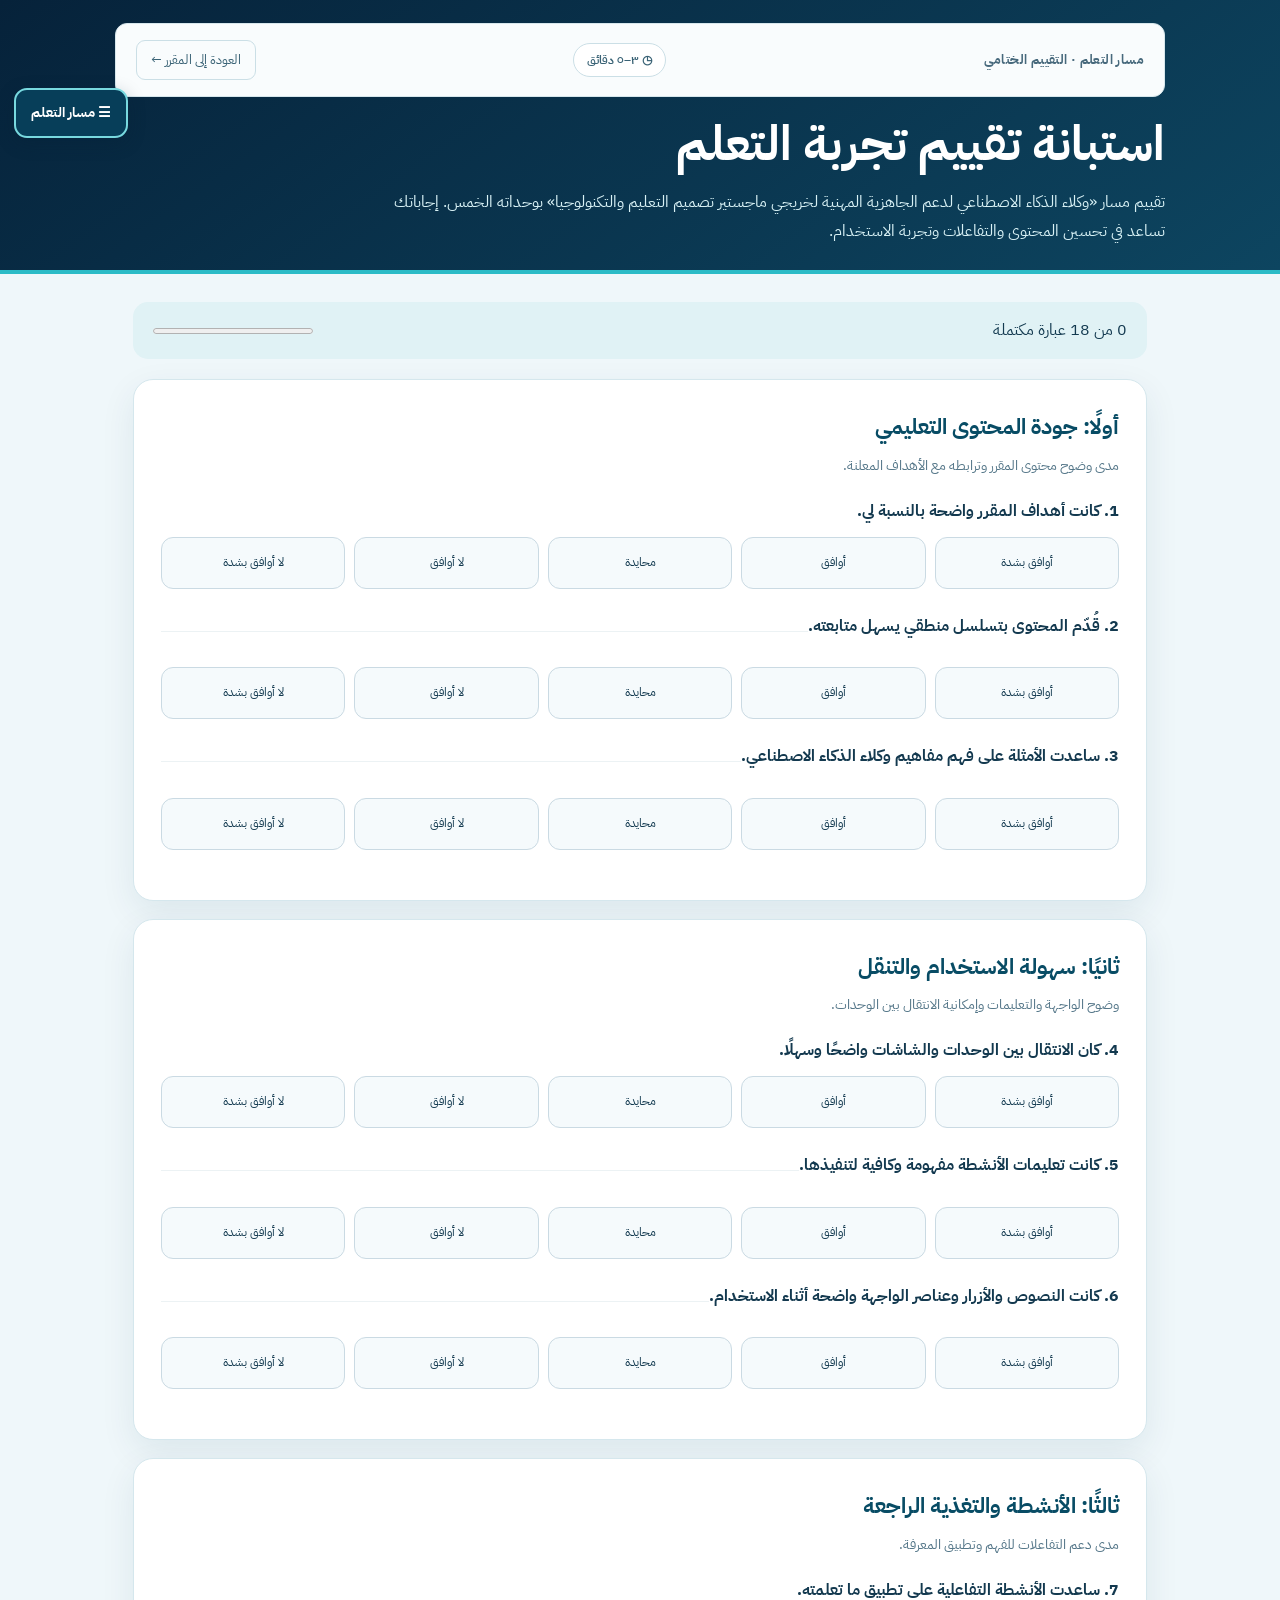
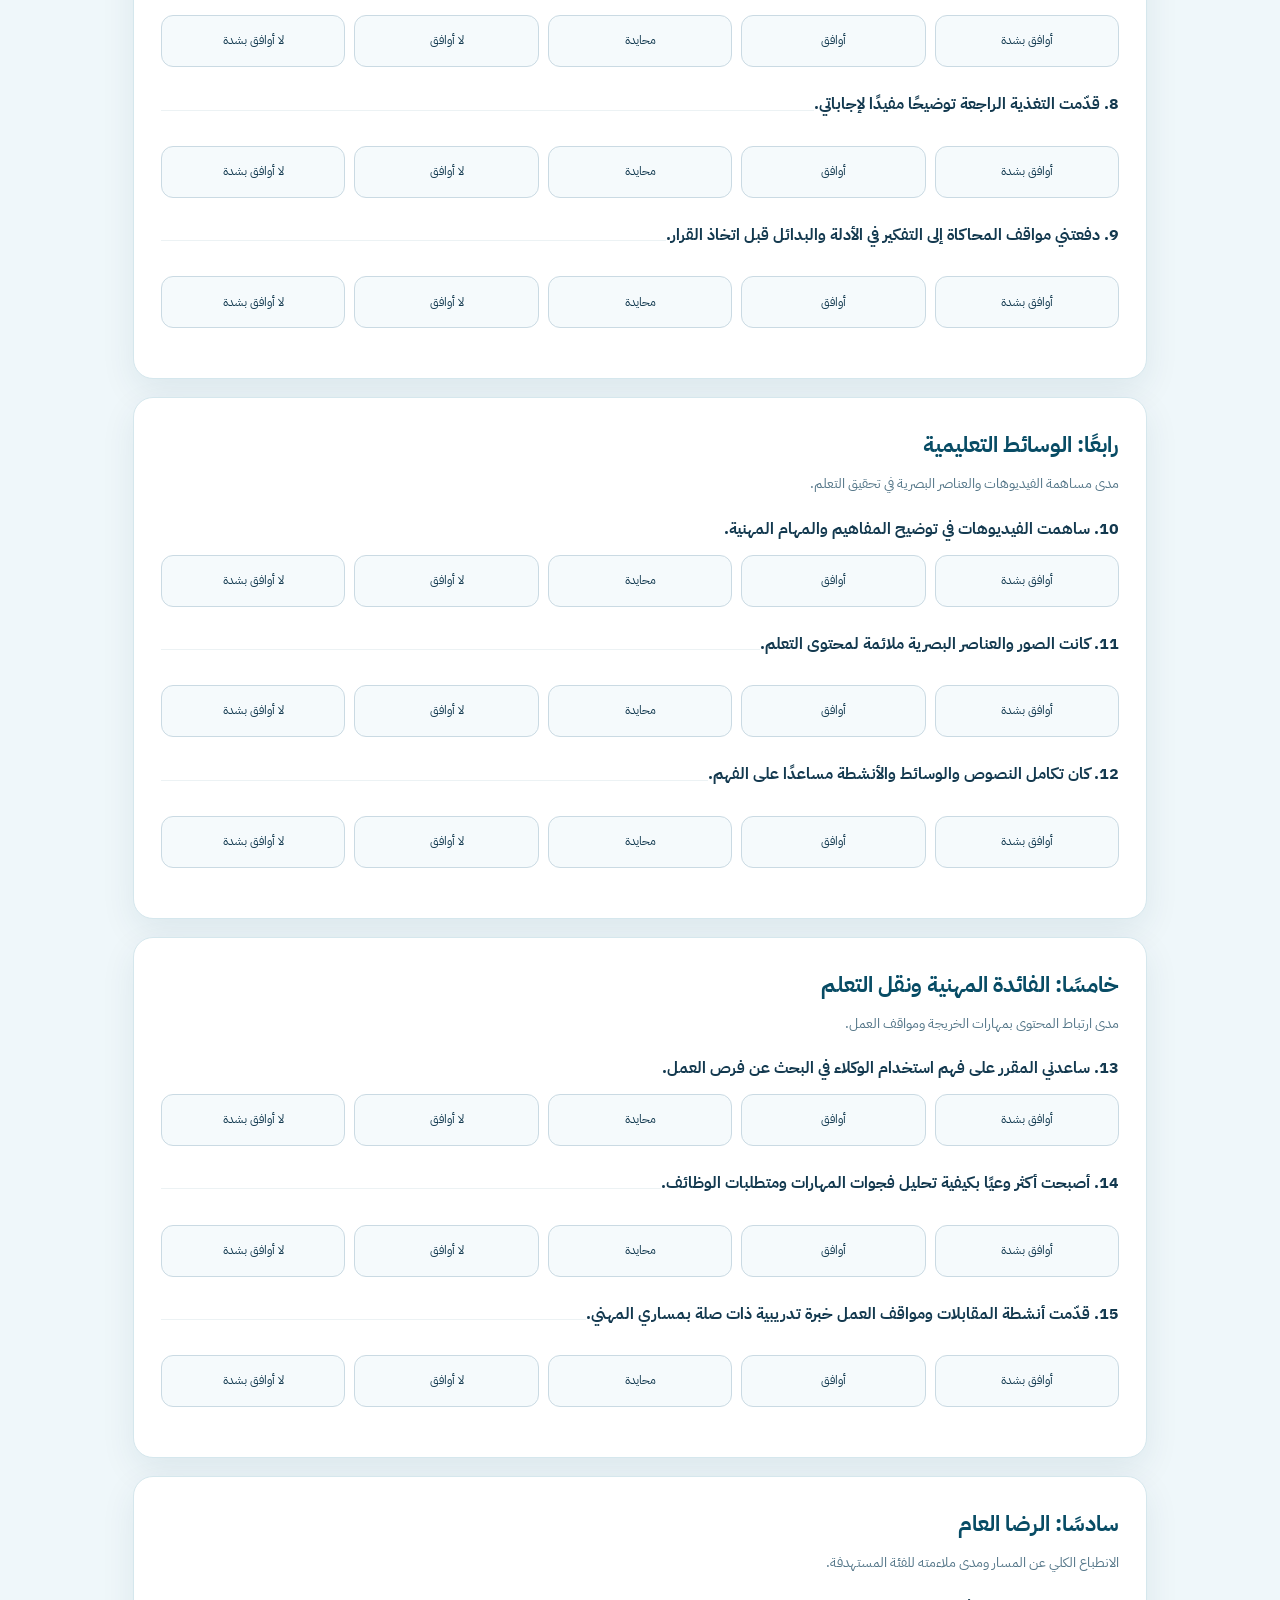
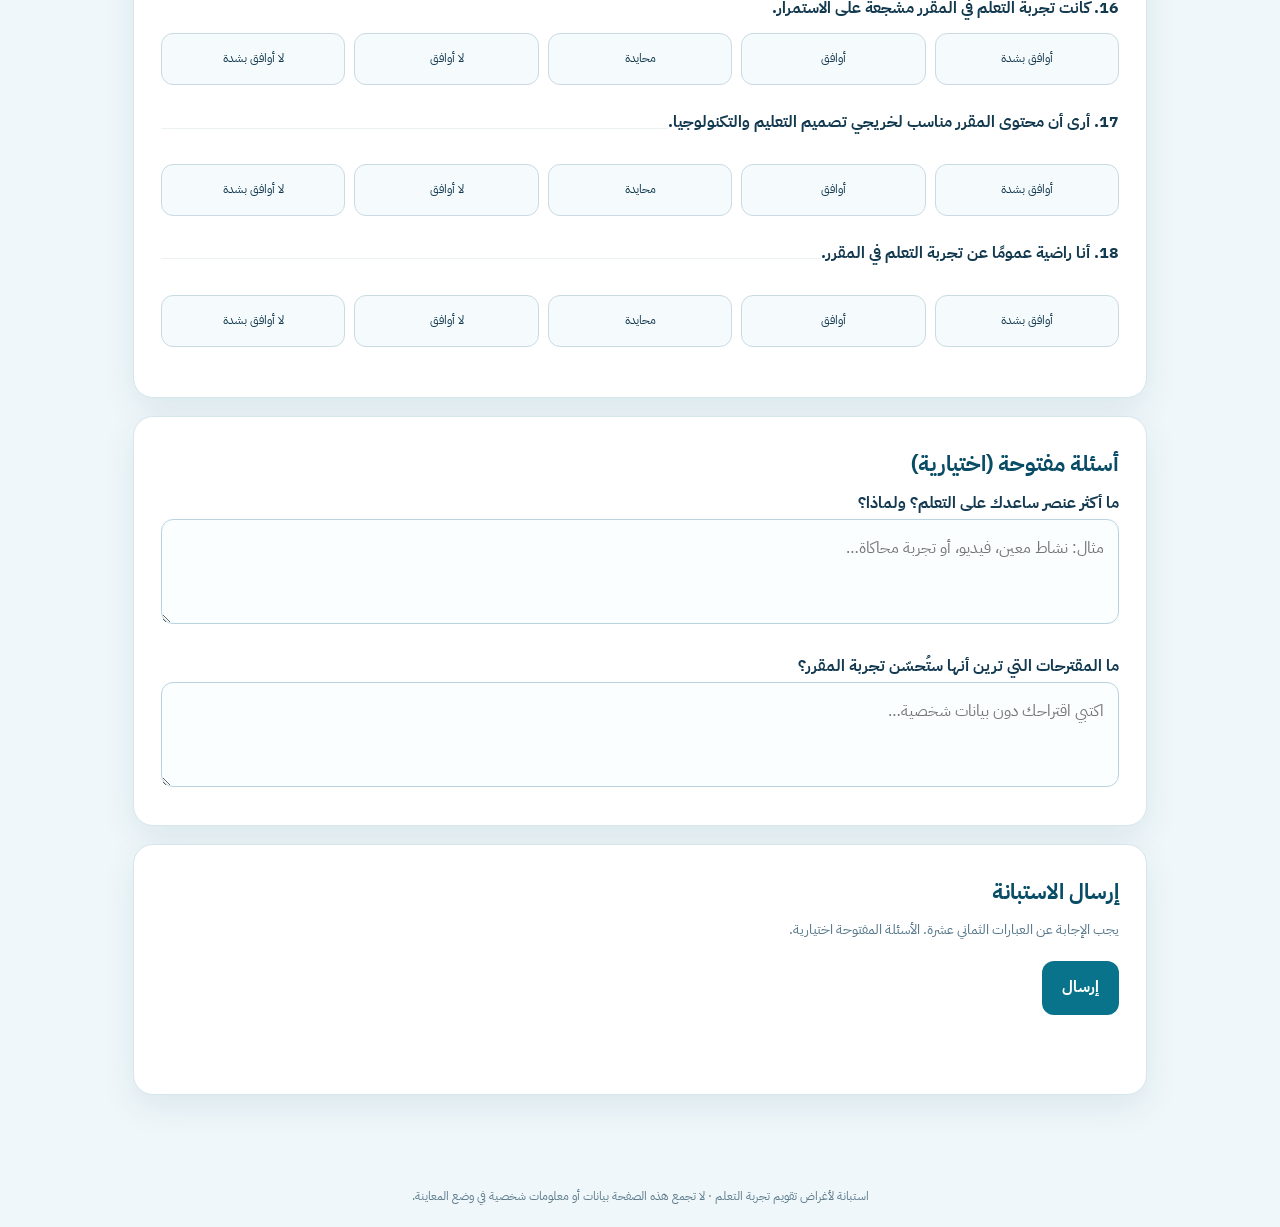
<file: survey/index.html>
<!doctype html>
<html lang="ar" dir="rtl">
<head>
<meta charset="utf-8"><meta name="viewport" content="width=device-width, initial-scale=1">
<meta name="theme-color" content="#071d34">
<meta name="description" content="استبانة تقييم تجربة التعلم في مسار وكلاء الذكاء الاصطناعي لدعم الجاهزية المهنية">
<title>استبانة تقييم المقرر | مسار التعلم</title>
<style>
@import url('https://fonts.googleapis.com/css2?family=IBM+Plex+Sans+Arabic:wght@400;500;600;700&display=swap');
:root{--navy:#071d34;--petrol:#0b405b;--teal:#0aaab5;--gold:#eac47c;--text:#133a50;--muted:#557789;--bg:#eff7fa;--line:#d5e7ed}*{box-sizing:border-box}
html{scroll-behavior:smooth}body{margin:0;background:var(--bg);color:var(--text);font-family:"IBM Plex Sans Arabic",Tahoma,Arial,sans-serif;line-height:1.85}
a{color:inherit}button,input,textarea{font:inherit}button{cursor:pointer}
.skip{position:absolute;top:-100px;right:8px;background:white;padding:8px;z-index:99}.skip:focus{top:8px}
header{background:linear-gradient(145deg,#06223a,#0d4560);color:white;padding:23px max(20px,calc((100vw - 1050px)/2));border-bottom:4px solid #2bbbc6}
.header-top{display:flex;justify-content:space-between;align-items:center;gap:15px;flex-wrap:wrap}.header-top a{text-decoration:none;border:1px solid #7fd5dd7d;padding:7px 14px;border-radius:9px;font-size:13px}
.eyebrow{color:#8fe3e7;font-size:13px;letter-spacing:.03em;font-weight:700}h1{font-size:clamp(28px,5vw,48px);margin:13px 0 8px;line-height:1.45}header p{max-width:800px;color:#d8f1f5;margin:0}
main{max-width:1050px;margin:28px auto 70px;padding:0 18px}
.notice,.panel{background:white;border:1px solid var(--line);border-radius:20px;box-shadow:0 12px 35px #0c395515}
.notice{padding:18px 24px;margin-bottom:19px;border-right:5px solid var(--gold)}.notice strong{color:#0a5c70}
.progress-card{background:#e0f2f5;padding:14px 20px;border-radius:15px;margin-bottom:20px;display:flex;justify-content:space-between;align-items:center;gap:12px}
progress{height:12px;width:160px;accent-color:#128e9a}.panel{padding:27px;margin-bottom:18px}
.panel h2{font-size:22px;color:#084c65;margin:0 0 5px}.sub{color:var(--muted);font-size:14px;margin:0 0 18px}
fieldset{padding:0;margin:17px 0 23px;border:0;min-width:0}legend{font-weight:700;padding:0 0 10px;color:#13394f}
.scale{display:grid;grid-template-columns:repeat(5,minmax(0,1fr));gap:9px;direction:rtl}
.scale label{display:flex;align-items:center;justify-content:center;min-height:52px;padding:7px 4px;background:#f5fafc;border:1px solid #cadae3;border-radius:12px;text-align:center;font-size:12px;cursor:pointer;line-height:1.65}
.scale label:has(input:checked){background:#d9f5f4;border-color:#008c98;box-shadow:0 0 0 1px #008c98;color:#063e50;font-weight:700}.scale input{position:absolute;opacity:0;width:1px;height:1px}.scale label:focus-within{outline:3px solid #e2b75e;outline-offset:2px}
textarea{width:100%;min-height:105px;resize:vertical;padding:14px;border:1px solid #b9d4df;border-radius:12px;line-height:1.8;background:#fbfefe;color:var(--text)}
fieldset + fieldset{border-top:1px solid #ecf2f4;padding-top:16px}
button.primary,.secondary{padding:12px 20px;border:0;border-radius:12px;font-weight:700}.primary{background:#08738b;color:#fff}.secondary{background:#e5f3f6;color:#07536b}
.actions{display:flex;gap:10px;flex-wrap:wrap}.validation{font-size:14px;color:#a13a32;min-height:24px}
.result{display:none;background:#e7f5f7;border:1px solid #97cdd3;border-radius:16px;padding:20px;margin:20px 0}
.result.show{display:block}.result h2{margin-top:0}.result p{margin:7px 0}
footer{color:#5d7b8b;font-size:12px;text-align:center;padding:20px}
@media(max-width:650px){.panel{padding:19px}.scale{grid-template-columns:1fr;gap:6px}.scale label{min-height:41px;justify-content:flex-start;padding:8px 12px}.progress-card{flex-direction:column;align-items:stretch}progress{width:100%}}
\n.top .duration-chip,.header-top .duration-chip{display:inline-flex;align-items:center;font-family:"IBM Plex Sans Arabic",Tahoma,Arial,sans-serif;font-size:11px;font-weight:600;line-height:1.7;border:1px solid #cbdfe6;border-radius:100px;padding:6px 13px;background:#fff;color:#396275;white-space:nowrap}</style>
<link rel="stylesheet" href="../unified-course-header.css?v=20261124-b"></head>
<body class="course-header-unified">
<a href="#main" class="skip">تخطي إلى الاستبانة</a>
<header><div class="header-top"><span class="eyebrow">مسار التعلم · التقييم الختامي</span><span class="duration-chip" aria-label="المدة التقديرية لتعبئة الاستبانة">◷ ٣–٥ دقائق</span><a href="../">العودة إلى المقرر ←</a></div>
<h1>استبانة تقييم تجربة التعلم</h1>
<p>تقييم مسار «وكلاء الذكاء الاصطناعي لدعم الجاهزية المهنية لخريجي ماجستير تصميم التعليم والتكنولوجيا» بوحداته الخمس. إجاباتك تساعد في تحسين المحتوى والتفاعلات وتجربة الاستخدام.</p></header>
<main id="main">
<div class="progress-card"><span id="counter">0 من 18 عبارة مكتملة</span><progress id="progress" max="18" value="0" aria-label="مدى اكتمال عبارات التقييم"></progress></div>
<form id="survey" novalidate>
<section class="panel"><h2>أولًا: جودة المحتوى التعليمي</h2><p class="sub">مدى وضوح محتوى المقرر وترابطه مع الأهداف المعلنة.</p><div class="questions" data-domain="content"></div></section>
<section class="panel"><h2>ثانيًا: سهولة الاستخدام والتنقل</h2><p class="sub">وضوح الواجهة والتعليمات وإمكانية الانتقال بين الوحدات.</p><div class="questions" data-domain="usability"></div></section>
<section class="panel"><h2>ثالثًا: الأنشطة والتغذية الراجعة</h2><p class="sub">مدى دعم التفاعلات للفهم وتطبيق المعرفة.</p><div class="questions" data-domain="interaction"></div></section>
<section class="panel"><h2>رابعًا: الوسائط التعليمية</h2><p class="sub">مدى مساهمة الفيديوهات والعناصر البصرية في تحقيق التعلم.</p><div class="questions" data-domain="media"></div></section>
<section class="panel"><h2>خامسًا: الفائدة المهنية ونقل التعلم</h2><p class="sub">مدى ارتباط المحتوى بمهارات الخريجة ومواقف العمل.</p><div class="questions" data-domain="career"></div></section>
<section class="panel"><h2>سادسًا: الرضا العام</h2><p class="sub">الانطباع الكلي عن المسار ومدى ملاءمته للفئة المستهدفة.</p><div class="questions" data-domain="satisfaction"></div></section>
<section class="panel"><h2>أسئلة مفتوحة (اختيارية)</h2>
<label for="strengths"><strong>ما أكثر عنصر ساعدك على التعلم؟ ولماذا؟</strong></label>
<textarea id="strengths" maxlength="1000" placeholder="مثال: نشاط معين، فيديو، أو تجربة محاكاة…"></textarea>
<label for="improvements" style="display:block;margin-top:18px"><strong>ما المقترحات التي ترين أنها ستُحسّن تجربة المقرر؟</strong></label>
<textarea id="improvements" maxlength="1000" placeholder="اكتبي اقتراحك دون بيانات شخصية…"></textarea>
</section>
<section class="panel"><h2>إرسال الاستبانة</h2><p class="sub">يجب الإجابة عن العبارات الثماني عشرة. الأسئلة المفتوحة اختيارية.</p><div class="actions">
<button type="submit" id="review" class="primary">إرسال</button>
</div><p id="validation" class="validation" role="status" aria-live="polite"></p>
<div class="result" id="result" role="status" aria-live="polite"><p>تم إرسال الاستجابة</p></div>
</section></form>
</main>
<footer>استبانة لأغراض تقويم تجربة التعلم · لا تجمع هذه الصفحة بيانات أو معلومات شخصية في وضع المعاينة.</footer>
<script>
"use strict";
const domains={
content:["كانت أهداف المقرر واضحة بالنسبة لي.","قُدّم المحتوى بتسلسل منطقي يسهل متابعته.","ساعدت الأمثلة على فهم مفاهيم وكلاء الذكاء الاصطناعي."],
usability:["كان الانتقال بين الوحدات والشاشات واضحًا وسهلًا.","كانت تعليمات الأنشطة مفهومة وكافية لتنفيذها.","كانت النصوص والأزرار وعناصر الواجهة واضحة أثناء الاستخدام."],
interaction:["ساعدت الأنشطة التفاعلية على تطبيق ما تعلمته.","قدّمت التغذية الراجعة توضيحًا مفيدًا لإجاباتي.","دفعتني مواقف المحاكاة إلى التفكير في الأدلة والبدائل قبل اتخاذ القرار."],
media:["ساهمت الفيديوهات في توضيح المفاهيم والمهام المهنية.","كانت الصور والعناصر البصرية ملائمة لمحتوى التعلم.","كان تكامل النصوص والوسائط والأنشطة مساعدًا على الفهم."],
career:["ساعدني المقرر على فهم استخدام الوكلاء في البحث عن فرص العمل.","أصبحت أكثر وعيًا بكيفية تحليل فجوات المهارات ومتطلبات الوظائف.","قدّمت أنشطة المقابلات ومواقف العمل خبرة تدريبية ذات صلة بمساري المهني."],
satisfaction:["كانت تجربة التعلم في المقرر مشجعة على الاستمرار.","أرى أن محتوى المقرر مناسب لخريجي تصميم التعليم والتكنولوجيا.","أنا راضية عمومًا عن تجربة التعلم في المقرر."]
};
const labels=["أوافق بشدة","أوافق","محايدة","لا أوافق","لا أوافق بشدة"];
const form=document.querySelector("#survey");
let idx=0;Object.entries(domains).forEach(([domain,items])=>{const section=document.querySelector('[data-domain="'+domain+'"]');items.forEach(prompt=>{idx++;const f=document.createElement("fieldset");const legend=document.createElement("legend");legend.textContent=idx+". "+prompt;f.appendChild(legend);const scale=document.createElement("div");scale.className="scale";labels.forEach((label,i)=>{const l=document.createElement("label");const input=document.createElement("input");input.type="radio";input.name="q"+idx;input.value=String(5-i);input.setAttribute("aria-label",label);l.append(input,document.createTextNode(label));scale.append(l)});f.append(scale);section.append(f)})});
const counter=document.querySelector("#counter"),progress=document.querySelector("#progress"),validation=document.querySelector("#validation"),result=document.querySelector("#result");
function update(){const checked=new Set([...form.querySelectorAll('input[type="radio"]:checked')].map(x=>x.name));counter.textContent=checked.size+" من 18 عبارة مكتملة";progress.value=checked.size;result.classList.remove("show")}
form.addEventListener("change",update);
form.addEventListener("submit",e=>{
 e.preventDefault();
 const answers=Array.from({length:18},(_,i)=>form.querySelector('input[name="q'+(i+1)+'"]:checked')?.value??null);
 const missing=answers.findIndex(answer=>answer===null);
 if(missing>=0){validation.textContent="يرجى الإجابة عن العبارة رقم "+(missing+1)+" أولًا.";form.querySelector('input[name="q'+(missing+1)+'"]').closest("fieldset").scrollIntoView({behavior:"smooth",block:"center"});return}
 validation.textContent="";
 result.classList.add("show");
 result.scrollIntoView({behavior:"smooth",block:"start"});
});
</script>
<script src="../course-global-menu.js" defer></script>
</body></html>
</file>
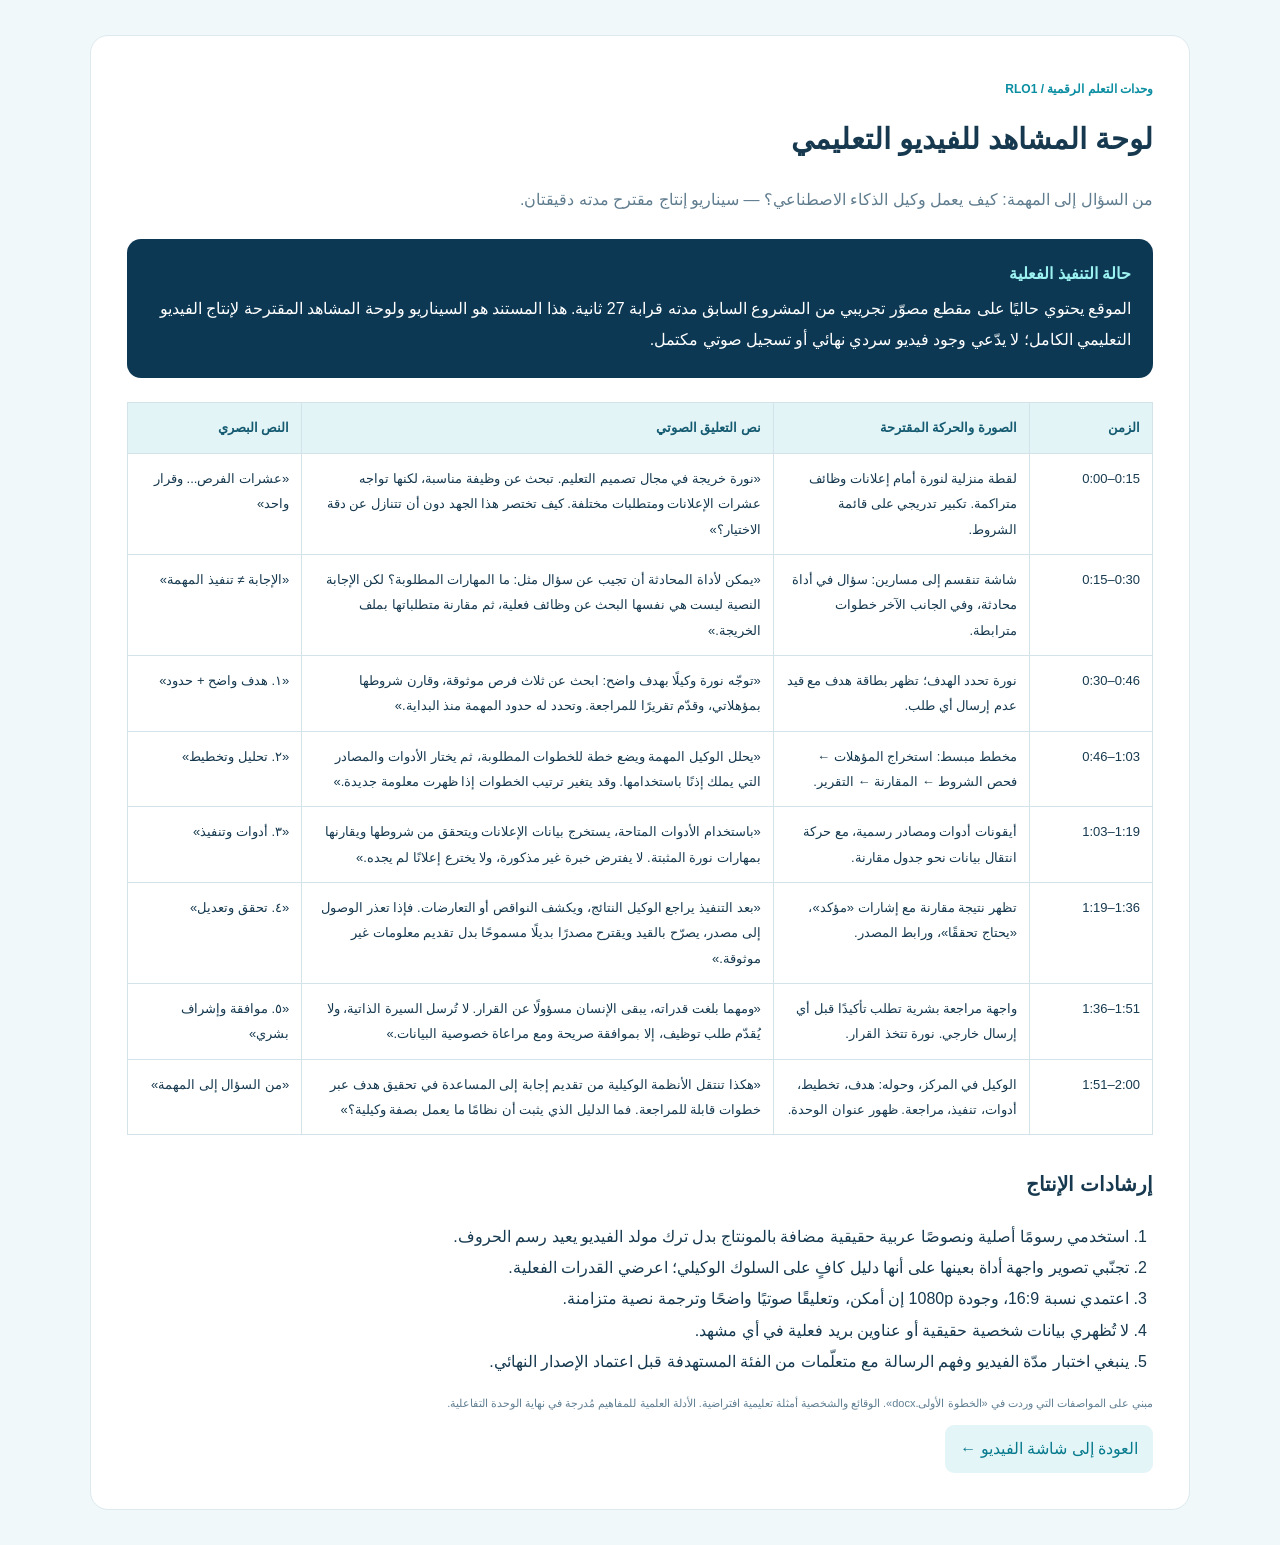
<file: storyboard.html>
<!doctype html><html lang="ar" dir="rtl"><head><meta charset="utf-8"><meta name="viewport" content="width=device-width, initial-scale=1"><title>السيناريو ولوحة المشاهد — RLO1</title><style>*{box-sizing:border-box}body{margin:0;font-family:"Noto Sans Arabic",Tahoma,Arial,sans-serif;color:#16394f;background:#f1f8fa;line-height:1.95}.wrap{max-width:1100px;margin:35px auto;padding:36px;background:white;border:1px solid #dce9ee;border-radius:18px}.kicker{color:#0b8ea2;font-size:12px;font-weight:800}h1{font-size:29px;margin:8px 0}h2{font-size:20px;margin-top:30px}.lead{color:#607d8f}.banner{background:#0c3854;color:white;border-radius:14px;padding:19px 22px;margin:24px 0}.banner strong{color:#9cf2f1}.banner p{margin:4px 0}table{border-collapse:collapse;width:100%;font-size:13px}th,td{padding:12px;vertical-align:top;border:1px solid #d4e3ea;text-align:right}th{background:#e2f4f6;color:#145a71}.time{white-space:nowrap;direction:ltr}.credit{font-size:11px;color:#617f92}.back{display:inline-block;padding:8px 15px;background:#e3f5f7;border-radius:9px;color:#087a8d;text-decoration:none}ol{padding-right:24px}@media print{body{background:white}.wrap{border:0;margin:0;padding:0}a.back{display:none}tr{break-inside:avoid}}</style></head><body><main class="wrap"><span class="kicker">وحدات التعلم الرقمية / RLO1</span><h1>لوحة المشاهد للفيديو التعليمي</h1><p class="lead">من السؤال إلى المهمة: كيف يعمل وكيل الذكاء الاصطناعي؟ — سيناريو إنتاج مقترح مدته دقيقتان.</p><div class="banner"><strong>حالة التنفيذ الفعلية</strong><p>الموقع يحتوي حاليًا على مقطع مصوّر تجريبي من المشروع السابق مدته قرابة 27 ثانية. هذا المستند هو السيناريو ولوحة المشاهد المقترحة لإنتاج الفيديو التعليمي الكامل؛ لا يدّعي وجود فيديو سردي نهائي أو تسجيل صوتي مكتمل.</p></div><table><thead><tr><th style="width:12%">الزمن</th><th style="width:25%">الصورة والحركة المقترحة</th><th>نص التعليق الصوتي</th><th style="width:17%">النص البصري</th></tr></thead><tbody>
<tr><td class="time">0:00–0:15</td><td>لقطة منزلية لنورة أمام إعلانات وظائف متراكمة. تكبير تدريجي على قائمة الشروط.</td><td>«نورة خريجة في مجال تصميم التعليم. تبحث عن وظيفة مناسبة، لكنها تواجه عشرات الإعلانات ومتطلبات مختلفة. كيف تختصر هذا الجهد دون أن تتنازل عن دقة الاختيار؟»</td><td>«عشرات الفرص... وقرار واحد»</td></tr>
<tr><td class="time">0:15–0:30</td><td>شاشة تنقسم إلى مسارين: سؤال في أداة محادثة، وفي الجانب الآخر خطوات مترابطة.</td><td>«يمكن لأداة المحادثة أن تجيب عن سؤال مثل: ما المهارات المطلوبة؟ لكن الإجابة النصية ليست هي نفسها البحث عن وظائف فعلية، ثم مقارنة متطلباتها بملف الخريجة.»</td><td>«الإجابة ≠ تنفيذ المهمة»</td></tr>
<tr><td class="time">0:30–0:46</td><td>نورة تحدد الهدف؛ تظهر بطاقة هدف مع قيد عدم إرسال أي طلب.</td><td>«توجّه نورة وكيلًا بهدف واضح: ابحث عن ثلاث فرص موثوقة، وقارن شروطها بمؤهلاتي، وقدّم تقريرًا للمراجعة. وتحدد له حدود المهمة منذ البداية.»</td><td>«١. هدف واضح + حدود»</td></tr>
<tr><td class="time">0:46–1:03</td><td>مخطط مبسط: استخراج المؤهلات ← فحص الشروط ← المقارنة ← التقرير.</td><td>«يحلل الوكيل المهمة ويضع خطة للخطوات المطلوبة، ثم يختار الأدوات والمصادر التي يملك إذنًا باستخدامها. وقد يتغير ترتيب الخطوات إذا ظهرت معلومة جديدة.»</td><td>«٢. تحليل وتخطيط»</td></tr>
<tr><td class="time">1:03–1:19</td><td>أيقونات أدوات ومصادر رسمية، مع حركة انتقال بيانات نحو جدول مقارنة.</td><td>«باستخدام الأدوات المتاحة، يستخرج بيانات الإعلانات ويتحقق من شروطها ويقارنها بمهارات نورة المثبتة. لا يفترض خبرة غير مذكورة، ولا يخترع إعلانًا لم يجده.»</td><td>«٣. أدوات وتنفيذ»</td></tr>
<tr><td class="time">1:19–1:36</td><td>تظهر نتيجة مقارنة مع إشارات «مؤكد»، «يحتاج تحققًا»، ورابط المصدر.</td><td>«بعد التنفيذ يراجع الوكيل النتائج، ويكشف النواقص أو التعارضات. فإذا تعذر الوصول إلى مصدر، يصرّح بالقيد ويقترح مصدرًا بديلًا مسموحًا بدل تقديم معلومات غير موثوقة.»</td><td>«٤. تحقق وتعديل»</td></tr>
<tr><td class="time">1:36–1:51</td><td>واجهة مراجعة بشرية تطلب تأكيدًا قبل أي إرسال خارجي. نورة تتخذ القرار.</td><td>«ومهما بلغت قدراته، يبقى الإنسان مسؤولًا عن القرار. لا تُرسل السيرة الذاتية، ولا يُقدّم طلب توظيف، إلا بموافقة صريحة ومع مراعاة خصوصية البيانات.»</td><td>«٥. موافقة وإشراف بشري»</td></tr>
<tr><td class="time">1:51–2:00</td><td>الوكيل في المركز، وحوله: هدف، تخطيط، أدوات، تنفيذ، مراجعة. ظهور عنوان الوحدة.</td><td>«هكذا تنتقل الأنظمة الوكيلية من تقديم إجابة إلى المساعدة في تحقيق هدف عبر خطوات قابلة للمراجعة. فما الدليل الذي يثبت أن نظامًا ما يعمل بصفة وكيلية؟»</td><td>«من السؤال إلى المهمة»</td></tr>
</tbody></table><h2>إرشادات الإنتاج</h2><ol><li>استخدمي رسومًا أصلية ونصوصًا عربية حقيقية مضافة بالمونتاج بدل ترك مولد الفيديو يعيد رسم الحروف.</li><li>تجنّبي تصوير واجهة أداة بعينها على أنها دليل كافٍ على السلوك الوكيلي؛ اعرضي القدرات الفعلية.</li><li>اعتمدي نسبة 16:9، وجودة 1080p إن أمكن، وتعليقًا صوتيًا واضحًا وترجمة نصية متزامنة.</li><li>لا تُظهري بيانات شخصية حقيقية أو عناوين بريد فعلية في أي مشهد.</li><li>ينبغي اختبار مدّة الفيديو وفهم الرسالة مع متعلّمات من الفئة المستهدفة قبل اعتماد الإصدار النهائي.</li></ol><p class="credit">مبني على المواصفات التي وردت في «الخطوة الأولى.docx». الوقائع والشخصية أمثلة تعليمية افتراضية. الأدلة العلمية للمفاهيم مُدرجة في نهاية الوحدة التفاعلية.</p><a class="back" href="../index.html#screen-2">العودة إلى شاشة الفيديو ←</a></main></body></html>
</file>
<file: RLO1/styles.css>
:root{--navy:#071d34;--navy2:#0d2d4c;--ink:#102f46;--muted:#557187;--blue:#127f9d;--cyan:#16c0d0;--gold:#e8b66f;--pale:#e8f7fa;--card:#fff;--line:#d8e8ed;--bg:#f3f8fa;--good:#13775d;--bad:#a43f37;--shadow:0 14px 38px rgba(16,52,81,.09);font-synthesis:none}
*,*::before,*::after{box-sizing:border-box}html{scroll-behavior:smooth;scroll-padding-top:100px}body{margin:0;background:var(--bg);color:var(--ink);font-family:"IBM Plex Sans Arabic","Noto Sans Arabic",Tahoma,"Arial",sans-serif;font-size:16px;line-height:1.8;-webkit-font-smoothing:antialiased}button,input,textarea,select{font:inherit}button,a,input,textarea,select{-webkit-tap-highlight-color:transparent}button{cursor:pointer}a{color:#08748e}a:hover{text-decoration-thickness:2px}button:focus-visible,a:focus-visible,input:focus-visible,textarea:focus-visible,select:focus-visible,[tabindex]:focus-visible{outline:3px solid var(--gold);outline-offset:4px}section[hidden],.feedback[hidden],.shade[hidden]{display:none!important}.sr-only{position:absolute!important;width:1px;height:1px;overflow:hidden;clip:rect(0,0,0,0);white-space:nowrap}.skip-link{position:fixed;top:-100px;right:20px;z-index:999;padding:10px 18px;color:white;background:var(--navy)}.skip-link:focus{top:10px}
.shell{min-height:100vh;display:flex;direction:rtl}.sidebar{background:var(--navy);color:white;position:fixed;top:0;bottom:0;right:0;width:288px;z-index:30;display:flex;flex-direction:column;box-shadow:-7px 0 40px #071a2d23;overflow-y:auto}.sidebar-head{padding:27px 24px 11px;display:flex;align-items:center;justify-content:space-between}.brand{display:flex;gap:13px;align-items:center;color:white;text-decoration:none}.brand-symbol{width:51px;height:51px;color:#65e2e8}.brand span{display:flex;flex-direction:column}.brand strong{font-size:27px;letter-spacing:-1px;line-height:1.1}.brand small{font-size:10px;letter-spacing:.2px;color:#b0dce4;margin-top:5px}.sidebar-subtitle{margin:7px 25px 22px;font-size:11px;color:#9bb8c8}.progress-box{margin:0 19px 26px;background:#102d49;border:1px solid #254864;border-radius:17px;padding:15px 16px}.progress-head{display:flex;justify-content:space-between;align-items:center;font-size:12px}.progress-head strong{font-size:17px;color:#75e2d8}.progress-track{height:6px;background:#34536b;border-radius:9px;overflow:hidden;margin:11px 0 7px}.progress-fill{height:100%;width:0;background:linear-gradient(90deg,#eec17e,#34d8d9);border-radius:9px;transition:width .4s}.progress-box small{font-size:10px;color:#b1c9d6}.screen-nav{display:flex;flex-direction:column;gap:5px;padding:0 12px}.nav-item{display:grid;grid-template-columns:33px 1fr 23px;align-items:center;gap:9px;width:100%;text-align:right;border:1px solid transparent;border-radius:11px;background:transparent;color:#b1cad5;padding:11px 10px;min-height:60px;line-height:1.35}.nav-item:hover{background:#132f4a;color:#fff}.nav-item.active{color:white;background:linear-gradient(90deg,#0f4159,#1d5470);border-color:#29718b}.nav-index{width:31px;height:31px;border:1px solid #5d8190;border-radius:10px;display:flex;justify-content:center;align-items:center;font-size:12px;font-weight:700}.nav-item.active .nav-index{background:#3bd0d6;color:#06243a;border-color:#3bd0d6}.nav-name{font-size:12px;font-weight:600}.nav-status{font-size:16px;color:#72d6ba}.nav-item:not(.complete) .nav-status{color:#648598}.side-bottom{margin-top:auto;padding:20px;display:flex;align-items:center;justify-content:space-between;gap:8px}.side-pill{border:1px solid #4b7389;border-radius:9px;padding:5px 8px;font-size:12px;direction:ltr}.side-pill b{color:#5ad6de}.plain-button{border:0;color:#c8dae4;background:none;font-size:11px}.plain-button:hover{color:#fff}.sidebar-close{display:none}.main-column{width:calc(100% - 288px);margin-right:288px;min-height:100vh;display:flex;flex-direction:column}.topbar{position:sticky;top:0;z-index:10;min-height:73px;display:flex;align-items:center;justify-content:space-between;gap:18px;background:rgba(249,252,253,.95);backdrop-filter:blur(16px);border-bottom:1px solid var(--line);padding:13px clamp(22px,4.2vw,72px)}.top-right,.top-left{display:flex;align-items:center;gap:12px}.course-eyebrow{font-size:12px;color:var(--muted);font-weight:600}.course-eyebrow span{color:#82a7b6}.duration-chip,.status-chip{font-size:11px;border:1px solid #cbdfe6;border-radius:100px;padding:6px 13px;background:#fff;color:#396275}.status-chip{color:#12775b;background:#e1f6ed;border-color:#c2e8d5}.topbar .menu-toggle{display:none}.icon-button{width:39px;height:39px;border:0;border-radius:11px;background:transparent;color:inherit;font-size:24px}.icon-button:hover{background:#14395516}main{flex:1;min-width:0}.screen{animation:enter .42s ease both}.content-wrap{width:min(1160px,calc(100% - 8vw));margin:0 auto;padding:53px 0 85px}.page-title{max-width:830px;margin:0 0 39px}.page-title h1{font-size:clamp(27px,3vw,43px);letter-spacing:-.9px;line-height:1.35;margin:10px 0 14px;color:#0a2e48}.page-title p{margin:0;font-size:16px;color:var(--muted);line-height:2}.section-no,.mini-label{font-weight:800;color:#138da0;font-size:12px;letter-spacing:.15px}.section-heading{max-width:800px;margin:0 0 24px}.section-heading h2,.learning-outcomes h2{font-size:clamp(24px,2.6vw,36px);margin:8px 0 10px;line-height:1.35;letter-spacing:-.5px}.section-heading p{color:var(--muted);margin:0;line-height:2}
.hero{display:grid;grid-template-columns:1.03fr .97fr;min-height:530px;background:radial-gradient(circle at 20% 130%,#166376 0%,transparent 42%),linear-gradient(133deg,#06182b,#0c304c);overflow:hidden;color:white;position:relative}.hero:before{content:"";position:absolute;inset:0;opacity:.3;pointer-events:none;background-image:linear-gradient(90deg,transparent 97%,#2b8098 99%),linear-gradient(0deg,transparent 97%,#2b8098 99%);background-size:60px 60px;mask-image:linear-gradient(to right,transparent,#000)}.hero-content{padding:70px 6vw 70px clamp(34px,5vw,82px);z-index:1;align-self:center}.eyebrow{border:1px solid #28677c;background:#13526375;border-radius:50px;padding:7px 14px;color:#b9eaed;font-size:11px;font-weight:600}.tiny-dot{width:8px;height:8px;display:inline-block;border-radius:50%;background:#eac17c;margin-left:6px}.rlo-number{margin-top:30px;font-size:14px;letter-spacing:3px;font-family:Arial,sans-serif;color:#71deec}.hero h1{font-size:clamp(30px,3.65vw,57px);line-height:1.35;margin:13px 0 20px;max-width:660px;font-weight:900}.hero h1 span{font-size:.63em;display:block;color:#82dce0;margin-top:9px}.hero-lead{font-size:17px;color:#c5dce7;max-width:520px;line-height:2.1}.hero-lead strong{color:#f8cf91}.hero-chips{display:flex;gap:10px;flex-wrap:wrap;margin-top:28px}.hero-chips span{border:1px solid #427086;background:#11406076;border-radius:8px;padding:7px 12px;font-size:11px;color:#d3ecf4}.hero-image{position:relative;overflow:hidden;min-height:370px;clip-path:polygon(0 0,100% 0,100% 100%,8% 100%)}.hero-image img{height:100%;width:100%;object-fit:cover;object-position:center}.hero-image:after{content:"";inset:0;position:absolute;background:linear-gradient(90deg,transparent 60%,#06182b6c);pointer-events:none}.floating-flag{position:absolute;right:45px;bottom:60px;z-index:1;padding:12px 22px;background:#082e47e8;color:white;border-radius:14px;border:1px solid #46aabb;display:flex;flex-direction:column;box-shadow:0 4px 30px #0723368a}.floating-flag b{color:#63e1e0;font-size:12px}.floating-flag small{font-size:13px}
.scenario-layout{display:grid;grid-template-columns:.8fr 1.2fr;gap:24px;align-items:stretch}.scenario-visual{background:linear-gradient(135deg,#0d3555,#146b7f);border-radius:22px;min-height:480px;overflow:hidden;padding:28px;position:relative;display:flex;flex-direction:column;justify-content:center;gap:16px}.scenario-visual:before{content:"";position:absolute;inset:0;background:radial-gradient(circle at 10% 20%,#30cfe733,transparent 48%)}.glass-tag{z-index:1;color:#cefbff;font-size:11px;letter-spacing:.1px;margin-bottom:6px}.job-paper{position:relative;z-index:1;display:flex;flex-direction:column;gap:6px;padding:20px;background:#f4faf9ed;border:1px solid white;box-shadow:0 12px 28px #061d3259;border-radius:13px;transform:rotate(-2deg);max-width:340px}.job-paper strong{font-size:15px}.job-paper small{font-size:11px;color:#537286}.mini-bar{height:4px;width:57px;background:var(--cyan);border-radius:12px}.job-paper.paper2{transform:rotate(3deg) translateX(-19px);background:#f9fffef4}.job-paper.paper3{transform:rotate(-2deg) translateX(-2px)}.question-card,.assessment-card{background:var(--card);border-radius:22px;padding:28px;box-shadow:var(--shadow);border:1px solid var(--line)}.question-card h3{font-size:22px;line-height:1.7;margin:14px 0}.tag{display:inline-flex;align-items:center;gap:5px;color:#087f96;background:#dff6f8;border:1px solid #b9e8ed;font-size:11px;font-weight:800;padding:4px 11px;border-radius:50px}.subtle{color:#688294;font-size:12px;line-height:1.85}.choice-group{border:0;padding:0;margin:16px 0 20px}.choice{display:flex;align-items:flex-start;gap:10px;background:#f7fbfc;border:1px solid #e1ecf0;border-radius:11px;padding:12px 14px;margin:9px 0;font-size:13px;color:#26445b;cursor:pointer;transition:background .2s,border-color .2s}.choice:has(input:checked){background:#eaf9fb;border-color:#1fa5b8}.choice:hover{border-color:#83cbd6}.choice input{accent-color:#0b8ca3;width:17px;height:17px;margin:5px 0 0;flex-shrink:0}.primary-btn,.secondary-btn{display:inline-flex;justify-content:center;align-items:center;gap:12px;background:#0b607d;color:#fff;border:1px solid #0b607d;border-radius:11px;padding:11px 19px;font-size:13px;font-weight:800;box-shadow:0 8px 18px #00577426;transition:transform .2s,background .2s}.primary-btn:hover{background:#083d59;transform:translateY(-2px)}.primary-btn:disabled{opacity:.52;cursor:not-allowed;transform:none}.primary-btn.big{padding:16px 25px;margin-top:8px}.secondary-btn{background:white;border:1px solid #c8e0e6;color:#1b5c74;box-shadow:none}.secondary-btn:hover{background:#e9f5f7}.feedback{padding:14px 18px;border-radius:12px;background:#e7f5f0;border:1px solid #9ed6c4;color:#16684d;margin-top:18px;font-size:13px;line-height:1.9}.feedback.warn{background:#fff3e6;border-color:#efce9f;color:#83562a}.feedback.fail{background:#fff0ec;border-color:#edc0b6;color:#913f37}.feedback strong{display:block}.feedback ul{margin:7px 0;padding-right:22px}.intro-grid{display:grid;grid-template-columns:1fr 1fr;gap:20px;margin:26px 0 50px}.info-panel{padding:26px 29px;background:#e8f3f5;border:1px solid #cfe5e9;border-radius:19px}.info-panel h3{margin:8px 0;font-size:20px}.info-panel p{margin:0;color:#59768b;font-size:13px}.learning-outcomes{background:#fff;border:1px solid var(--line);border-radius:22px;padding:34px;margin:20px 0 30px}.outcomes{display:grid;grid-template-columns:1fr 1fr;gap:13px;margin-top:25px}.outcomes>div{display:flex;gap:14px;align-items:flex-start;border:1px solid #e1edf0;border-radius:12px;padding:16px;line-height:1.8;font-size:13px}.outcomes b{color:#138ba1;direction:ltr;font-size:21px;font-family:Arial,sans-serif}.details{background:white;border:1px solid var(--line);border-radius:17px;margin-top:25px;overflow:hidden}.details summary{font-weight:800;padding:18px 22px;cursor:pointer;list-style:none;display:flex;justify-content:space-between}.details summary::-webkit-details-marker{display:none}.details summary span{color:#1798a8;font-size:19px}.details-content{padding:6px 24px 23px;color:#486b7d;font-size:13px}.details-content li{margin-bottom:10px}
.video-layout{display:grid;grid-template-columns:1.45fr .8fr;gap:24px}.video-panel{background:#0a2945;padding:14px 14px 18px;border-radius:20px;box-shadow:var(--shadow);color:#d6e9f3}.video-tag{font-size:11px;padding:7px 7px 11px;color:#9ce2ea}.video-panel video{display:block;aspect-ratio:16/9;width:100%;background:black;border-radius:11px}.video-disclaimer{padding:0 8px;font-size:11px;line-height:1.9}.video-panel a{color:#9ee8eb}.video-aside{background:#fff;border:1px solid var(--line);border-radius:20px;padding:25px}.video-aside h3{font-size:22px;margin:14px 0 23px}.numbered{list-style:none;padding:0;margin:0;counter-reset:item}.numbered li{display:flex;flex-direction:column;border-bottom:1px solid #e8f0f3;padding:13px 0}.numbered b{font-size:14px}.numbered span{font-size:12px;color:#58778b}.notice{margin-top:18px;padding:13px 17px;border-right:3px solid var(--cyan);background:#e8f7f9;color:#315a70;font-size:12px;line-height:2;border-radius:8px}.spaced{margin-top:28px}.concept-strip{display:flex;gap:19px;align-items:center;background:linear-gradient(110deg,#0c2e49,#124d62);border-radius:17px;color:white;padding:24px;margin-bottom:35px}.concept-icon{font-size:45px;color:#6ce9e9}.concept-strip p{color:#bfdae4;margin:5px 0 0;font-size:13px}.cards-header{display:flex;justify-content:space-between;align-items:end;margin-bottom:20px;gap:20px}.cards-header h2{margin:7px 0;font-size:26px}.small-progress{font-size:12px;color:#5d7b8d}.small-progress span{color:#087f9c;font-weight:800}.feature-grid{display:grid;grid-template-columns:repeat(3,minmax(0,1fr));gap:17px}.feature-card{min-height:222px;perspective:900px}.feature-button{width:100%;min-height:222px;height:100%;border:0;padding:0;background:transparent;text-align:right;display:block;position:relative}.feature-inner{width:100%;height:100%;min-height:222px;display:block;position:relative;transition:transform .55s;transform-style:preserve-3d}.feature-card.revealed .feature-inner{transform:rotateY(180deg)}.feature-face{position:absolute;inset:0;backface-visibility:hidden;border:1px solid #d3e8ed;background:white;border-radius:18px;padding:24px;box-shadow:var(--shadow);display:flex;flex-direction:column;align-items:flex-start;justify-content:space-between}.feature-face.back{transform:rotateY(180deg);background:linear-gradient(138deg,#0c405a,#086b7a);color:white;border-color:#1696a8}.feature-face .feature-number{color:#17a3b3;font:700 12px Arial}.feature-face .feature-icon{width:43px;height:43px;background:#e5f7f9;border-radius:12px;color:#0a8396;display:flex;align-items:center;justify-content:center;font-size:23px}.feature-face strong{font-size:19px}.feature-face small{font-size:11px;color:#617b8b}.feature-face.back .feature-number{color:#a6f0ef}.feature-face.back p{font-size:13px;line-height:1.95;margin:3px 0}.feature-face.back small{color:#bee3e8}.feature-face.back strong{font-size:14px;color:#f2d196}
.workflow-board{background:#092a45;border-radius:23px;padding:25px;color:white}.workflow-toolbar{display:flex;justify-content:space-between;align-items:center;gap:20px}.workflow-toolbar small{font-size:11px;color:#a0c8d6}.workflow-board svg{width:100%;height:auto;max-height:335px;margin:16px 0}.flow-path{stroke:url(#flowGrad);stroke-width:3;fill:none;opacity:.75;stroke-linecap:round;stroke-linejoin:round}.flow-path.dashed{stroke-dasharray:7 10;opacity:.38}.active-flow-path{stroke:#5af0e9;stroke-width:6;stroke-linecap:round;filter:drop-shadow(0 0 5px #43e3e990);transition:stroke-dasharray .5s ease}.flow-node{cursor:pointer}.flow-node rect{fill:#113a57;stroke:#427e99;stroke-width:2;transition:fill .25s,stroke .25s}.flow-node text{fill:#e9f6f8;font-size:15px;font-weight:700;text-anchor:middle;pointer-events:none}.flow-node .flow-small{font-size:12px;fill:#95c1ce}.flow-node:hover rect,.flow-node.active rect{stroke:#36d9e0;fill:#0d5d73;stroke-width:3}.svg-flow-caption{font-size:13px;fill:#f2d093}.flow-explainer{display:flex;gap:18px;align-items:center;border:1px solid #27627a;padding:18px 22px;border-radius:15px;background:#12405a}.flow-round{width:60px;height:60px;border-radius:15px;background:#0c8091;color:white;font:800 20px Arial;display:grid;place-items:center;flex-shrink:0}.flow-explainer h3{margin:0;font-size:19px}.flow-explainer p{margin:0;font-size:13px;color:#c9e3e9}.flow-explainer small{color:#b6e0dd;font-size:12px}.sort-card{border:1px solid var(--line);border-radius:20px;background:white;padding:28px;margin-top:27px}.sort-top{display:flex;align-items:center;justify-content:space-between;gap:22px}.sort-top h2{margin:5px 0;font-size:24px}.sort-top p{font-size:12px;color:#607d8c;margin:0}.score-tag{background:#d6f5f5;padding:7px 13px;border-radius:9px;font-size:17px;font-weight:800;color:#087c95;white-space:nowrap}.order-list{padding:0;list-style:none;display:flex;flex-direction:column;gap:8px;counter-reset:order;margin:25px 0}.order-row{display:flex;align-items:center;gap:15px;padding:8px 15px;border:1px solid #dcebed;border-radius:11px;background:#f8fcfc}.order-row .position{font-size:12px;color:#0b83a0;border-radius:9px;background:#ddf1f5;padding:5px 10px;font-weight:800}.order-row .stage-label{flex:1;font-size:14px;font-weight:700}.order-row .order-controls{display:flex;gap:5px}.tiny-btn{border:1px solid #d0e1e5;border-radius:8px;background:white;padding:3px 9px;font-size:16px;color:#27627b}.tiny-btn:hover{background:#e6f5f8}.tiny-btn:disabled{opacity:.3;cursor:not-allowed}.inline-actions{display:flex;flex-wrap:wrap;gap:10px}
.versus-grid{display:grid;grid-template-columns:1fr 70px 1fr;gap:12px;align-items:stretch}.versus-card{border:1px solid #cfe5ea;border-radius:20px;background:white;padding:26px;box-shadow:var(--shadow)}.versus-card.accent{background:linear-gradient(160deg,#0a3452,#0c5e70);color:white;border-color:#2f8394}.versus-top{display:flex;justify-content:space-between;align-items:center;color:#517487;font-size:12px}.versus-icon{font-size:25px;color:#0f9eb2}.versus-card.accent .versus-top{color:#c5e7ed}.versus-card.accent .versus-icon{color:#f3c87f}.versus-card h3{font-size:21px;margin:8px 0 21px}.versus-card p{line-height:2;font-size:13px;color:#5e7787}.versus-card.accent p{color:#c7e3ea}.quote-box{padding:18px;border-radius:12px;background:#eff9fb;color:#16485d;font-weight:700;font-size:15px;min-height:110px;display:flex;align-items:center}.versus-card.accent .quote-box{background:#1b6782;color:white}.capability{display:flex;justify-content:space-between;align-items:center;margin-top:25px;gap:10px}.capability span{font-weight:800;font-size:12px}.capability i{font-style:normal;font-size:11px;color:#6491a0}.versus-card.accent .capability i{color:#b1e1e7}.versus-divider{align-self:center;text-align:center;border-radius:100px;background:#e0f3f6;color:#0a7994;font-size:12px;padding:10px 0;font-weight:800}
.apps-layout{display:grid;grid-template-columns:1.2fr .8fr;gap:20px;align-items:stretch}.applications-map{min-height:430px;position:relative;overflow:hidden;background:radial-gradient(circle at 50% 55%,#1b7283,#0c3553 50%,#091e35 100%);border-radius:20px;color:white}.orbit{position:absolute;border:1px solid #30baca5e;left:50%;top:50%;transform:translate(-50%,-50%);border-radius:50%;pointer-events:none}.orbit-one{width:240px;height:240px}.orbit-two{width:390px;height:390px;border-style:dashed;opacity:.45}.orbit-center{position:absolute;top:50%;left:50%;transform:translate(-50%,-50%);display:flex;flex-direction:column;align-items:center;text-align:center;line-height:1.2;z-index:1;color:#b4f6f5}.orbit-center svg{width:98px}.orbit-center strong{font-size:14px}.hotspot{position:absolute;background:#f7ffff;color:#0b4461;font-size:12px;font-weight:800;border:2px solid #9cdee7;border-radius:13px;padding:9px 10px;display:flex;align-items:center;gap:6px;z-index:2;max-width:46%;transition:transform .2s,background .2s;box-shadow:0 6px 18px #001f2b66}.hotspot span{font:800 12px Arial;color:#1598a5}.hotspot:hover,.hotspot[aria-pressed=true]{transform:scale(1.05);background:#e3fafa;border-color:#e5c37a}.hot1{top:17%;right:8%}.hot2{top:17%;left:7%}.hot3{bottom:15%;right:7%}.hot4{bottom:15%;left:7%}.application-detail{background:#fff;border:1px solid #d1e5ea;border-radius:20px;padding:30px;box-shadow:var(--shadow);display:flex;flex-direction:column;justify-content:center}.application-detail h2{font-size:23px;margin:10px 0}.application-detail p{font-size:13px;color:#5b7587}.application-detail dl{margin:10px 0 15px}.application-detail dl>div{display:grid;grid-template-columns:80px 1fr;gap:10px;padding:8px 0;border-bottom:1px solid #e4edef;font-size:12px}.application-detail dt{color:#148ca0;font-weight:800}.application-detail dd{margin:0;color:#46677a}.application-foot{margin-top:auto;border-top:1px solid #e4eeef;padding-top:15px;color:#688797;font-size:12px}.application-foot span{font-weight:800;color:#0c86a0}
.classify-note{display:flex;align-items:center;gap:11px;flex-wrap:wrap;margin-bottom:20px;font-size:11px;color:#4f778b}.classify-note b{margin-left:6px;color:#16435a}.classify-note span{background:#e4f3f6;border-radius:14px;padding:6px 10px}.classification-layout{display:grid;grid-template-columns:1fr 1.1fr;gap:24px}.case-list{display:flex;flex-direction:column;gap:10px}.case-card{background:white;border:1px solid #d9e6ea;border-radius:12px;padding:14px;box-shadow:0 3px 10px #0e3d520b;cursor:grab}.case-card[draggable=true]:active{cursor:grabbing}.case-card h3{font-size:13px;margin:0 0 7px}.case-card p{font-size:12px;line-height:1.9;color:#5d7787;margin:0 0 10px}.case-card .select-wrap{display:flex;gap:7px;align-items:center;flex-wrap:wrap}.case-card select{border:1px solid #bcd5de;border-radius:8px;padding:6px;font-size:11px;background:#f5fafb;width:100%;color:#17435a}.case-card.graded-correct{border-color:#81c9ac}.case-card.graded-incorrect{border-color:#dda396}.case-reason{margin-top:7px;font-size:11px;color:#445f70}.drop-zone-grid{display:flex;flex-direction:column;gap:10px}.dropzone{min-height:114px;border:2px dashed #afcbd3;background:#eaf4f7;border-radius:14px;padding:14px}.dropzone.drag-over{border-color:#098ea9;background:#d8f5f8}.dropzone strong{display:block;font-size:14px}.dropzone small{font-size:11px;color:#698897}.drop-items{display:flex;flex-wrap:wrap;gap:6px;margin-top:9px}.dropped-pill{font-size:11px;border-radius:20px;background:white;border:1px solid #aed7df;padding:3px 9px;color:#235972}.justification{background:white;border:1px solid var(--line);border-radius:17px;padding:20px;margin:20px 0}.justification label{display:block}.justification label strong{display:block}.justification label span{display:block;font-size:11px;color:#70889a}.justification textarea,.assessment-card textarea{width:100%;border:1px solid #cbdde4;border-radius:12px;resize:vertical;padding:13px;background:#f8fcfc;color:#17384e;min-height:85px;margin-top:13px}
.final-scenario{padding:28px;background:linear-gradient(120deg,#0b2e4d,#13647a);color:white;border-radius:20px;margin:0 0 28px;position:relative;overflow:hidden}.final-scenario:after{content:"◎";position:absolute;font-size:210px;opacity:.07;left:25px;bottom:-80px}.scenario-marker{color:#d5f7f8;background:#205a75;border:1px solid #43849a;display:inline-flex;font-size:11px;border-radius:25px;padding:4px 13px}.final-scenario h2{font-size:25px;margin:13px 0}.final-scenario p{font-size:14px;line-height:2.05;max-width:780px;color:#d3e9f0}.scenario-constraints{display:flex;gap:12px;flex-wrap:wrap}.scenario-constraints span{font-size:11px;padding:7px 11px;border-radius:9px;border:1px solid #4796aa;background:#124764}.assessment-card{margin-bottom:17px}.assess-label{font-size:11px;color:#0d8aa2;font-weight:800}.assessment-card h3{font-size:19px;margin:8px 0 13px}.assessment-card textarea{display:block}.self-check{font-size:12px;color:#537489;display:flex;gap:9px;align-items:flex-start;margin-top:13px}.self-check input{margin-top:7px;accent-color:#148ca5}.summary-visual{margin-top:60px}.summary-header h2{margin:5px 0 20px;font-size:26px}.summary-cards{display:grid;grid-template-columns:repeat(3,minmax(0,1fr));gap:15px}.summary-cards>div{background:white;border:1px solid var(--line);border-radius:18px;padding:24px}.summary-cards span{font:800 24px Arial;color:#0ba3b3}.summary-cards h3{font-size:19px;margin:11px 0}.summary-cards p{font-size:12px;color:#587487}.next-unit{margin-top:25px;background:#e0f4f6;border:1px solid #bee5eb;border-radius:16px;padding:25px;display:flex;justify-content:space-between;align-items:center;gap:20px}.next-unit h2{font-size:21px;margin:7px 0}.next-unit p{margin:0;color:#5a7788;font-size:12px}.next-unit>span{font-size:42px;color:#0696ab}.references .details-content{direction:ltr;text-align:left;font-size:11px;overflow-wrap:anywhere}.references li{margin-bottom:16px}.references a{color:#087d94}
.bottom-bar{position:sticky;bottom:0;background:#ffffffed;backdrop-filter:blur(14px);border-top:1px solid #d4e5e9;display:flex;justify-content:space-between;align-items:center;padding:11px clamp(23px,4.2vw,73px);z-index:9}.bottom-bar button{min-width:110px}.footer-position{font-size:12px;color:#6b8898}.menu-toggle,.sidebar-close{display:none}
@keyframes enter{from{opacity:0;transform:translateY(8px)}to{opacity:1;transform:none}}
@media(max-width:1280px){.sidebar{width:246px}.main-column{width:calc(100% - 246px);margin-right:246px}.hero-content{padding-right:35px}.feature-grid{grid-template-columns:repeat(2,minmax(0,1fr))}.hero h1{font-size:39px}}
@media(max-width:1024px){.sidebar{width:283px;transform:translateX(100%);transition:transform .25s}.sidebar.open{transform:translateX(0)}.main-column{width:100%;margin-right:0}.topbar .menu-toggle,.sidebar-close{display:inline-flex;align-items:center;justify-content:center}.shade{position:fixed;inset:0;background:#0515248a;z-index:20;display:block}.hero{min-height:470px}.hero h1{font-size:clamp(28px,4vw,46px)}.hero-content{padding:45px}.content-wrap{width:calc(100% - 50px)}.workflow-board svg{max-height:300px}}
@media(max-width:740px){body{font-size:14px}.topbar{padding:13px 17px;min-height:60px}.duration-chip{display:inline-block;white-space:normal}.course-eyebrow{font-size:11px}.content-wrap{width:calc(100% - 30px);padding:32px 0 70px}.hero{display:flex;flex-direction:column-reverse}.hero-image{clip-path:none;min-height:230px;max-height:260px}.hero-image img{position:absolute;inset:0}.hero-image .floating-flag{right:20px;bottom:20px}.hero-content{padding:37px 23px 45px}.hero h1{font-size:34px}.hero-lead{font-size:14px}.hero-chips{margin-top:19px}.hero-chips span{font-size:10px}.scenario-layout,.intro-grid,.outcomes,.video-layout,.apps-layout,.classification-layout{grid-template-columns:1fr}.scenario-visual{min-height:270px}.job-paper{padding:11px 15px}.question-card,.assessment-card{padding:20px}.question-card h3{font-size:18px}.learning-outcomes{padding:22px}.feature-grid{grid-template-columns:1fr 1fr;gap:10px}.feature-button,.feature-card,.feature-inner{min-height:208px}.feature-face{padding:15px}.feature-face strong{font-size:15px}.feature-face.back p{font-size:11px}.cards-header{align-items:start;flex-direction:column;gap:4px}.versus-grid{grid-template-columns:1fr}.versus-divider{width:100px;margin:0 auto}.workflow-board{padding:14px}.workflow-toolbar small{font-size:9px}.flow-node text{font-size:15px}.sort-card{padding:18px}.applications-map{min-height:400px}.application-detail{min-height:240px}.summary-cards{grid-template-columns:1fr}.bottom-bar{padding:10px 15px}.bottom-bar button{min-width:auto;font-size:11px;padding:9px 12px}.footer-position{font-size:10px}.flow-explainer{padding:13px}.flow-round{width:45px;height:45px}}
@media(max-width:420px){.feature-grid{grid-template-columns:1fr}.feature-card,.feature-button,.feature-inner{min-height:184px}.feature-face{padding:20px}.hero h1{font-size:30px}.hotspot{font-size:10px;padding:7px}.orbit-two{width:290px;height:290px}.hot1{right:3%}.hot2{left:3%}.hot3{right:3%}.hot4{left:3%}}
@media(prefers-reduced-motion:reduce){html{scroll-behavior:auto}.screen{animation:none}.feature-inner,.nav-item,.primary-btn,.sidebar,.progress-fill{transition:none!important}}

.case-card.touch-dragging{border-color:#18a1ad;background:#edf9fc}.touch-ghost{position:fixed;z-index:99;pointer-events:none;max-width:190px;border-radius:13px;background:#063e59;color:white;padding:10px 13px;font-size:12px;box-shadow:0 10px 30px #0b2a4177;opacity:.95;transform:translate(-50%,-50%)}

/* RLO1: three introductory cards only */
.rlo1-intro-cards{display:grid;grid-template-columns:repeat(3,minmax(0,1fr));gap:15px;margin:24px 0 32px;align-items:stretch}
.rlo1-intro-card{background:#fff;border:1px solid #d9e7ec;border-radius:17px;padding:25px;min-width:0;box-shadow:0 8px 23px #153d5908}
.rlo1-intro-tag{display:inline-block;border-radius:100px;background:#e8f8fa;color:#108399;font-size:12px;font-weight:700;padding:6px 12px}
.rlo1-intro-card h3{font-size:clamp(18px,2vw,25px);line-height:1.5;color:#102f46;margin:15px 0}
.rlo1-intro-card p,.rlo1-intro-card li{font-size:14px;line-height:1.85;color:#536f80}
.rlo1-intro-card p{margin:10px 0 0}
.rlo1-intro-card ol{padding-inline-start:0;padding-inline-end:20px;margin:10px 0 0}
@media(max-width:1000px){.rlo1-intro-cards{grid-template-columns:1fr}}
@media(max-width:650px){.rlo1-intro-card{padding:20px}}


/* Unit 1, screen 6: real AI agent-builder platforms */
.agent-platforms{display:grid;grid-template-columns:repeat(3,minmax(0,1fr));gap:12px;margin:24px 0 20px}
.agent-platform{min-width:0;display:flex;flex-direction:column;align-items:center;text-align:center;gap:9px;padding:22px 12px 17px;border:1px solid #b9ddeb;border-radius:19px;background:linear-gradient(180deg,#f5fcff 0%,#e9f6fc 100%);color:#0b3858;box-shadow:0 6px 17px #0a506216;cursor:pointer;transition:transform .15s,border-color .15s,box-shadow .15s;font-family:inherit}
.agent-platform:hover,.agent-platform:focus-visible{transform:translateY(-3px);border-color:#069eb0;box-shadow:0 8px 20px #0a506228}
.agent-platform[aria-pressed=true]{background:linear-gradient(180deg,#e4f9fa,#d9f1f7);border:2px solid #079caf;padding:21px 11px 16px}
.agent-platform-icon{width:66px;height:66px;border-radius:20px;background:linear-gradient(145deg,#0865ad,#10c5c6);color:white;font-size:35px;line-height:66px;font-weight:900;box-shadow:0 6px 15px #075e9d33}
.agent-platform strong{font:800 23px Arial,sans-serif;direction:ltr}
.agent-platform small{font-size:12px;font-weight:700;line-height:1.8;min-height:44px;color:#4e7182}
.agent-platform-action{margin-top:auto;border-radius:999px;background:#0b609d;color:white;font-weight:700;font-size:11px;padding:9px 11px}
.agent-platform-detail{background:white;border:1px solid #cee7ed;border-radius:19px;padding:24px 30px;box-shadow:var(--shadow)}
.agent-platform-detail h2{margin:8px 0;font:800 29px Arial,sans-serif;color:#103b60;text-align:right}
.agent-platform-detail h3{font-size:17px;color:#105a77;margin:18px 0 6px}
.agent-platform-detail p{color:#526e7f;font-size:14px;line-height:1.85}
.agent-feature-list{display:grid;grid-template-columns:repeat(2,minmax(0,1fr));gap:10px 22px;list-style:none;margin:13px 0;padding:0}
.agent-feature-list li{position:relative;padding:12px 33px 12px 13px;background:#f1fafb;border:1px solid #dfedf0;border-radius:12px;font-size:13px;line-height:1.9}
.agent-feature-list li:before{content:'✓';position:absolute;right:12px;top:12px;color:#059c78;font-weight:900}
.agent-platform-best{background:#eef7fa;border-right:3px solid #11b9c7;border-radius:8px;padding:12px}
.agent-platform-link{display:inline-flex;align-items:center;margin:6px 0 17px;background:#07648f;color:white!important;border-radius:11px;padding:10px 16px;font-weight:800;font-size:13px;text-decoration:none}
.agent-platform-link:hover,.agent-platform-link:focus-visible{background:#064b71}
.agent-platform-detail .application-foot{margin-top:10px}
@media(max-width:950px){.agent-platforms{grid-template-columns:repeat(3,minmax(0,1fr))}}
@media(max-width:620px){.agent-platforms{grid-template-columns:repeat(2,minmax(0,1fr));gap:9px}.agent-platform{padding:15px 8px}.agent-platform strong{font-size:20px}.agent-platform-icon{width:52px;height:52px;line-height:52px;font-size:27px}.agent-feature-list{grid-template-columns:1fr}.agent-platform-detail{padding:20px}}
</file>
<file: unified-course-header.css>
/* Unified appearance for the existing top strips only. No content or navigation changes. */
body.course-header-unified .topbar,
body.course-header-unified .workspace > .top,
body.course-header-unified .shell > .top {
  min-height:74px;
  height:auto;
  display:flex;
  align-items:center;
  justify-content:space-between;
  gap:12px;
  flex-wrap:wrap;
  padding:13px clamp(18px,3.5vw,52px);
  background:#f9fcfd;
  color:#47697c;
  border-bottom:1px solid #d7e7ec;
  font-size:12px;
  box-shadow:none;
}
body.course-header-unified .topbar .course-eyebrow,
body.course-header-unified .topbar .tagline,
body.course-header-unified .top > b {
  font-family:"IBM Plex Sans Arabic",Tahoma,Arial,sans-serif;
  font-size:13px;
  font-weight:700;
  color:#47697c;
}
body.course-header-unified .topbar .top-left,
body.course-header-unified .topbar .top-right {
  display:flex;
  align-items:center;
  flex-wrap:wrap;
  gap:12px;
}
body.course-header-unified .top .pill,
body.course-header-unified .topbar .pill,
body.course-header-unified .topbar .duration-chip,
body.course-header-unified .top .duration-chip,
body.course-header-unified .header-top .duration-chip {
  display:inline-flex;
  align-items:center;
  justify-content:center;
  background:#fff;
  color:#396275 !important;
  font-family:"IBM Plex Sans Arabic",Tahoma,Arial,sans-serif;
  font-size:12px;
  font-weight:600;
  line-height:1.7;
  border:1px solid #cbdfe6;
  border-radius:100px;
  padding:6px 13px;
  white-space:nowrap;
}
body.course-header-unified .topbar .status-chip {
  display:inline-flex;
  align-items:center;
  justify-content:center;
  background:#e1f6ed;
  color:#12775b;
  font-size:12px;
  font-weight:600;
  border:1px solid #c2e8d5;
  border-radius:100px;
  padding:6px 13px;
  white-space:nowrap;
}
body.course-header-unified .header-top {
  min-height:74px;
  display:flex;
  align-items:center;
  justify-content:space-between;
  flex-wrap:wrap;
  gap:12px;
  background:#f9fcfd;
  color:#47697c;
  border:1px solid #d7e7ec;
  border-radius:12px;
  padding:13px 20px;
  font-size:13px;
}
body.course-header-unified .header-top .eyebrow {color:#47697c}
body.course-header-unified .header-top a {color:#396275;border-color:#cbdfe6}
@media(max-width:650px){
  body.course-header-unified .topbar,
  body.course-header-unified .workspace > .top,
  body.course-header-unified .shell > .top {min-height:66px;padding:12px 16px;gap:8px}
  body.course-header-unified .top .pill,
  body.course-header-unified .topbar .pill,
  body.course-header-unified .topbar .duration-chip,
  body.course-header-unified .top .duration-chip,
  body.course-header-unified .header-top .duration-chip {display:inline-flex;font-size:11px;white-space:normal}
  body.course-header-unified .header-top{padding:12px 16px;min-height:66px}
}
</file>
<file: RLO2/styles.css>
@import url('../RLO1/styles.css');
:root{--ink:#08263c;--sea:#116d83;--blue:#0a4264;--teal:#32c3c9;--pale:#f2f8fa;--gold:#dfb76e}
body{font-family:"IBM Plex Sans Arabic",Tahoma,Arial,sans-serif;background:var(--pale);color:var(--ink);margin:0;direction:rtl}
[hidden]{display:none!important}
.shell{display:flex;min-height:100vh;flex-direction:row}
.sidebar{width:290px;position:sticky;top:0;height:100vh;overflow:auto;flex-shrink:0;background:#081d33;color:white;padding:18px;box-sizing:border-box}
.sidebar a,.sidebar button{color:inherit}
.brand{display:flex;align-items:center;gap:12px;text-decoration:none}.brand-symbol{width:55px;color:#51d6df}.brand strong{font-size:26px;display:block}.brand small{font-size:11px;color:#b5c9d4}
.sidebar-subtitle{font-size:12px;color:#b4cbd7;margin:22px 0}
.progress-box{padding:18px;border:1px solid #315970;border-radius:14px;background:#11334b}.progress-head{display:flex;justify-content:space-between}.progress-track{height:7px;border-radius:15px;background:#38576d;margin:14px 0}.progress-fill{height:100%;width:0;background:linear-gradient(90deg,#27c4c8,#e3c47c);border-radius:15px}
#screenNav{display:grid;gap:8px;margin-top:24px}.nav-item{background:transparent;border:1px solid #315064;border-radius:12px;display:flex;align-items:center;gap:10px;padding:12px;text-align:right;cursor:pointer}.nav-item:hover,.nav-item.active{background:#15516c;border-color:#43bec9}.nav-item.complete .nav-status{color:#65e3a8}.nav-index{border:1px solid #6f9bac;border-radius:8px;min-width:26px;text-align:center}.nav-name{flex:1}.sidebar-close,.mobile-toggle{display:none}
.main-column{flex:1;min-width:0;width:auto;margin-right:0}.content-column{flex:1;min-width:0}.topbar{background:#fff;padding:18px 30px;display:flex;align-items:center;justify-content:space-between;gap:12px;border-bottom:1px solid #d7e7ec}.topbar small{color:#648293}.topbar strong{color:#194e6e}
main{min-height:70vh}.screen{padding:0 0 50px}.content-wrap{max-width:1020px;margin:0 auto;padding:40px 36px}.page-title h1{font-size:clamp(27px,3vw,44px);color:#103c59;margin:8px 0 12px}.page-title p{font-size:17px;color:#4c6c7c;max-width:780px;line-height:1.9}.section-no{font-weight:700;color:#048b9d}
.hero{background:linear-gradient(115deg,#061a2d,#073552 66%,#0c6981);color:white;display:grid;grid-template-columns:1.2fr 1fr;align-items:center;gap:20px;padding:72px 6%;min-height:490px;position:relative;overflow:hidden}.hero h1{font-size:clamp(37px,4vw,62px);line-height:1.35;color:white}.hero h1 span{display:block;color:#73d8df}.hero-lead{font-size:21px;line-height:1.9;max-width:530px}.hero-art svg{width:100%;max-height:390px}.eyebrow,.rlo-number{color:#93e6e7}.hero-chips{display:flex;gap:12px;flex-wrap:wrap}.hero-chips span{padding:8px 12px;border:1px solid #286a80;border-radius:10px}
.block-panel,.question-card,.assessment-card,.mirror,.chat-stage,.simulation,.job-ad,.evidence-banner,.next-unit,.references{background:#fff;border-radius:17px;border:1px solid #d6e8ed;padding:24px;box-shadow:0 10px 28px #153d5910}.block-panel h2,.question-card h3{color:#123c57}.spaced{margin-top:27px}
.split{display:grid;grid-template-columns:1.2fr 1fr;gap:20px;align-items:stretch}
.media-placeholder{min-height:220px;background:linear-gradient(135deg,#e2eef4,#d5eff0);border:2px dashed #8cbec5;border-radius:17px;display:flex;flex-direction:column;align-items:center;justify-content:center;text-align:center;gap:9px;padding:22px;color:#35536c}.media-placeholder.slim{min-height:160px;margin:26px 0}.media-icon{font-size:32px}
.job-ad{background:#f9fcfd}.job-ad h2,.job-ad h3{color:#084c66}.skill-tags{display:flex;flex-wrap:wrap;gap:9px}.skill-tags span{background:#deeff3;color:#0d5264;padding:6px 9px;border-radius:9px}.mini-label,.tag{font-size:12px;color:#0c8491;font-weight:700}
.option-grid,.flip-grid,.summary-cards{display:grid;grid-template-columns:repeat(2,minmax(0,1fr));gap:15px}.flip-choice,.flip-card,.choice,.requirement-card,.evidence-card{border:1px solid #cddfe6;border-radius:14px;background:white;color:#183e55;display:block;padding:18px;cursor:pointer;line-height:1.7;text-align:right}.flip-choice:hover,.flip-card:hover,.choice:hover,.requirement-card:hover{border-color:#30b8c3}.flip-choice.selected,.flip-card.flipped{background:#dff5f3;border-color:#168e9b}.feedback{margin-top:16px;padding:15px;border-radius:12px;background:#f4ecd8;color:#704f15}.feedback.success{background:#dff5ec;color:#1b694d}.feedback.warning{background:#fff3df;color:#785b20}
.accordion-set{display:grid;gap:12px;margin:25px 0}.accordion{background:white;border:1px solid #d6e8ed;border-radius:12px;padding:15px}.accordion summary{cursor:pointer;font-weight:700;color:#095c77}.accordion div{line-height:1.9;padding:10px 0}.example{background:#f2f8fc;padding:10px;border-radius:8px}
.choices,.classification-cards{display:grid;gap:12px;margin:20px 0}.choice{display:flex;gap:10px;align-items:center}.primary-btn,.secondary-btn{display:inline-flex;align-items:center;justify-content:center;background:#06678b;color:white;border:0;border-radius:12px;padding:13px 24px;cursor:pointer;font-size:15px;text-decoration:none;font-weight:700}.secondary-btn{background:white;color:#0d5a78;border:1px solid #b9d7e0}.primary-btn:disabled{opacity:.5;cursor:not-allowed}.actions{display:flex;gap:12px;margin-top:16px;flex-wrap:wrap}.drop-pair{display:grid;grid-template-columns:1fr 1fr;gap:14px}.dropbox{min-height:125px;border:2px dashed #78b6c5;border-radius:13px;padding:14px;background:#f4fbfd}.dropbox strong{display:block}.dropbox small{display:block;color:#4b7382}.dropbox .items{display:flex;flex-wrap:wrap;gap:8px;margin-top:8px}.assigned{background:#d6eff0;border-radius:8px;padding:6px;font-size:12px}
.evidence-banner{display:flex;gap:15px;align-items:center;background:#eef8fb}.seal{background:#bee8ed;padding:13px;border-radius:14px;white-space:nowrap}.evidence-row{border:1px solid #dceaf0;padding:14px;margin:12px 0;border-radius:12px}.evidence-row select{margin-top:8px;width:100%;padding:11px;border:1px solid #acd0da;border-radius:9px;background:white}
.sim-header,.sim-files,.sim-steps{display:flex;gap:12px;flex-wrap:wrap;padding:12px}.sim-bot{font-size:35px;color:#099cac}.sim-header small{display:block;color:#6f8996}.sim-files span,.sim-steps span{background:#e6f4f6;padding:8px;border-radius:9px}.sim-claims{display:grid;gap:10px}.sim-claims button{padding:15px;border-radius:11px;text-align:right;background:white;border:1px solid #accbd6;cursor:pointer}
.chat-stage{display:grid;grid-template-columns:1fr 1fr;gap:20px}.chat-phone{background:#eaf5f4;border-radius:20px;padding:20px;min-height:350px}.phone-head{background:#14687e;color:white;padding:15px;border-radius:12px}.chat-messages{padding:15px;display:grid;gap:10px}.bubble{padding:12px;border-radius:11px;background:white}.chat-options{display:grid;gap:10px}.chat-options button{padding:12px;border-radius:12px;border:1px solid #98cbd2;background:#fff;text-align:right;cursor:pointer}
.flip-card{min-height:170px}.flip-card span{font-weight:700;display:block}.flip-card small{display:block;color:#6f8b98}
.assessment-card{margin:16px 0}.assessment-card .choice{margin:10px 0}.mirror-pair{display:grid;grid-template-columns:1fr 1fr;gap:16px}.mirror-pair>div{background:#edf8fa;border-radius:12px;padding:18px}.mirror textarea{display:block;width:100%;box-sizing:border-box;margin:13px 0;padding:13px;min-height:110px;border:1px solid #b7d4dc;border-radius:10px;font:inherit}
.summary-cards{grid-template-columns:repeat(4,1fr);margin-top:28px}.summary-cards>div{background:#e8f6f7;padding:14px;border-radius:12px}.summary-cards span{color:#047b8e;font-weight:900;font-size:24px}
.next-unit{margin-top:24px;display:flex;justify-content:space-between;align-items:center}.next-mark{font-size:65px;color:#44b9c4}.references li{line-height:1.9;overflow-wrap:anywhere;margin-bottom:15px}
.bottom-nav{display:flex;align-items:center;justify-content:space-between;gap:12px;background:white;padding:16px 25px;border-top:1px solid #d3e5e9}.skip-link{position:absolute;top:-70px}.skip-link:focus{top:10px;z-index:999;background:white}
:focus-visible{outline:3px solid #e8b75c;outline-offset:3px}
@media(max-width:800px){.sidebar{position:fixed;right:-330px;z-index:20;transition:right .25s;width:300px}.sidebar.open{right:0}.sidebar-close,.mobile-toggle{display:inline-flex}.shell{display:block}.content-wrap{padding:25px 18px}.hero{grid-template-columns:1fr;padding:45px 22px}.hero-art{max-width:400px;margin:auto}.split,.chat-stage{grid-template-columns:1fr}.shade{position:fixed;inset:0;background:#0008;z-index:15}.summary-cards{grid-template-columns:repeat(2,1fr)}}@media(max-width:500px){.option-grid,.flip-grid,.drop-pair,.mirror-pair{grid-template-columns:1fr}.hero h1{font-size:34px}.topbar{padding:12px}.hero-art{display:none}}
@media(prefers-reduced-motion:reduce){*,*:before,*:after{scroll-behavior:auto!important;animation:none!important;transition:none!important}}

/* Larger, distraction-free video for the Noura story on screen 02 */
.noura-story-layout{grid-template-columns:minmax(0,1fr);justify-items:center;gap:22px}
.noura-story-layout .noura-story-video{width:100%;max-width:950px;min-width:0}
.noura-story-layout .noura-story-video video{width:100%;aspect-ratio:16/9;object-fit:contain;max-height:none}
.noura-story-layout .job-ad{width:100%;max-width:950px;box-sizing:border-box}
@media(max-width:640px){.noura-story-layout{gap:15px}.noura-story-layout .noura-story-video{max-width:100%}}

/* RLO2 layout fix: the inherited RLO1 offset duplicates the sidebar spacing. */
@media(max-width:800px){.main-column{width:100%;margin-right:0}}

/* Introduction cards: match the three-card presentation of RLO3 (screen 1 only). */
.rlo2-intro-grid{display:grid;grid-template-columns:repeat(3,minmax(0,1fr));gap:15px;margin-top:20px}
.rlo2-intro-panel{background:#fff;border:1px solid #d9e7ec;border-radius:17px;padding:25px;min-width:0;box-shadow:0 8px 23px #153d5908}
.rlo2-intro-tag{display:inline-block;padding:6px 12px;border-radius:100px;background:#e8f8fa;color:#108399;font-size:11px;font-weight:700}
.rlo2-intro-panel h2{font-size:clamp(19px,2vw,26px);line-height:1.5;color:#102f46;margin:15px 0}
.rlo2-intro-panel p{font-size:15px;line-height:1.85;color:#536f80;margin:12px 0 0}
@media(max-width:1000px){.rlo2-intro-grid{grid-template-columns:1fr}}
@media(max-width:650px){.rlo2-intro-panel{padding:20px}}
</file>
<file: RLO3/styles.css>
@import url('https://fonts.googleapis.com/css2?family=IBM+Plex+Sans+Arabic:wght@400;500;600;700&display=swap');
:root{font-family:'IBM Plex Sans Arabic',Tahoma,Arial,sans-serif;color:#15334a;background:#f2f7f9;font-size:15px;line-height:1.75;--navy:#071e35;--blue:#0c496d;--teal:#0f8191;--light:#d7f5f5;--gold:#edbf75;--border:#d9e7ec}
*{box-sizing:border-box}body{margin:0}button,textarea,input,select{font:inherit}button{cursor:pointer}button:disabled{cursor:not-allowed;opacity:.5}a{color:#086f88}a:focus-visible,button:focus-visible,select:focus-visible,textarea:focus-visible,summary:focus-visible,.flip:focus-visible{outline:3px solid #dca649;outline-offset:4px}.sr-only,.skip:not(:focus){position:absolute;width:1px;height:1px;overflow:hidden;clip:rect(0,0,0,0)}.skip:focus{z-index:9999;position:fixed;top:10px;right:10px;background:#fff;padding:10px}
.shell{display:grid;grid-template-columns:292px minmax(0,1fr);min-height:100vh}.side{position:sticky;top:0;height:100vh;overflow-y:auto;background:var(--navy);color:white;padding:24px 16px;z-index:50}.brand{display:flex;align-items:center;gap:12px;border-bottom:1px solid #274760;padding-bottom:19px}.brand b{font-size:25px}.brand small,.side-kicker{display:block;font-size:11px;color:#adbecb}.side-kicker{margin:18px 3px 16px}.progress-panel{padding:15px;background:#102e49;border:1px solid #1b506d;border-radius:16px;display:grid;gap:6px}.progress-panel strong{font-size:22px;color:#85ece9}.progress-panel small{color:#bed0de;font-size:10px}.meter{height:7px;background:#294763;border-radius:20px;overflow:hidden}.meter span{height:100%;background:#52c7ce;display:block;width:0%;transition:width .3s}
#nav{display:grid;gap:5px;margin:22px 0}#nav a{display:flex;align-items:center;gap:9px;color:#d6e6ec;text-decoration:none;padding:10px 8px;border-radius:11px;font-size:12px;line-height:1.35;min-height:42px;border:1px solid transparent}#nav a:hover,#nav a.active{background:#104f69;border-color:#267d92;color:#fff}#nav .nav-no{display:grid;place-items:center;border:1px solid #3d6982;border-radius:9px;width:31px;height:30px;flex:0 0 31px;color:#d9f4f3;font-weight:700}#nav .nav-check{margin-right:auto;color:#72ded6}.reset,.return{color:#c9e8e9;background:transparent;border:0;text-decoration:none;font-size:11px;padding:8px;display:block}.return{border-top:1px solid #254a62;margin-top:8px}.workspace{min-width:0}.top{display:flex;align-items:center;gap:12px;min-height:69px;padding:12px clamp(18px,4vw,52px);background:#fff;border-bottom:1px solid var(--border);color:#547187;font-size:12px}.top span{color:#117d8a}.pill{border:1px solid #c4e5e9;border-radius:25px;padding:4px 10px;background:#eefafb;font-size:11px;color:#235976!important}.top .pill:nth-of-type(2){margin-inline-start:auto}
main{padding:25px clamp(16px,3.6vw,54px) 88px;max-width:1380px;margin:auto}.screen{display:none;animation:fadeIn .3s ease}.screen.active{display:block}.section-head{display:flex;align-items:start;gap:20px;margin:23px 0 25px}.section-head h1{font-size:clamp(25px,2.6vw,36px);line-height:1.45;margin:3px 0 8px;color:#102f46}.section-head p{max-width:850px;color:#5a7083;margin:0}.num{width:57px;height:57px;flex:0 0 57px;border-radius:19px;display:grid;place-items:center;background:#0c5775;color:white;font-weight:700;font-size:20px}.eyebrow,.tag{font-size:11px;font-weight:700;color:#108399;letter-spacing:.02em}.hero{background:linear-gradient(127deg,#071d35 8%,#093953 65%,#116d80);border-radius:23px;min-height:425px;display:grid;grid-template-columns:1fr 1fr;gap:15px;padding:clamp(24px,3.5vw,53px);color:white;position:relative;overflow:hidden}.hero:before{content:"";position:absolute;inset:0;background-image:linear-gradient(#a8dae811 1px,transparent 1px),linear-gradient(90deg,#a8dae811 1px,transparent 1px);background-size:54px 54px;pointer-events:none}.hero-copy,.hero-art{z-index:1}.hero h1{font-size:clamp(34px,4.3vw,64px);line-height:1.4;margin:25px 0 12px}.hero h1 em{font-style:normal;color:#76e2e0;display:block}.hero .eyebrow{color:#edd195}.hero-lead{color:#d2ebf2;font-size:18px}.hero-art{display:grid;place-items:center;align-self:center}.hero-art svg{width:100%;max-width:460px}.chips{display:flex;gap:9px;flex-wrap:wrap;margin-top:27px}.chips span{padding:6px 11px;border-radius:25px;border:1px solid #7abac477;font-size:11px}.intro-grid{display:grid;grid-template-columns:repeat(3,1fr);gap:15px;margin-top:20px}
.panel,.media-box,.next-section{background:white;border:1px solid var(--border);border-radius:17px;padding:25px;margin-bottom:18px;box-shadow:0 8px 25px #10344c06}.panel h2{font-size:20px;margin:4px 0 10px;color:#103853}.panel p{color:#526b7d}.panel small,.small{color:#6b8290;font-size:12px}.media-box{display:grid;grid-template-columns:1fr 1fr;align-items:center;gap:20px}.media-box video{width:100%;min-height:150px;background:#092c48;border-radius:11px}.media-box code{direction:ltr;display:inline-block;color:#175576;background:#e7f4f7;padding:2px 5px}.cards{display:grid;gap:14px;margin:16px 0 23px}.cards.three{grid-template-columns:repeat(3,minmax(0,1fr))}.cards.two{grid-template-columns:repeat(2,minmax(0,1fr))}.cards .panel{margin:0}.panel .tag{display:inline-block;padding:4px 10px;background:#e9f9fb;border-radius:30px}.alert,.notice{background:#f5f2e9;border:1px solid #eadcc5;padding:14px 17px;border-radius:10px;margin:14px 0 18px;color:#59452a}.notice{background:#eaf6f8;border-color:#c0e5ed;color:#245164}.choices{display:grid;gap:12px;margin:12px 0}.choices.two{grid-template-columns:repeat(2,minmax(0,1fr))}.option{border:1px solid #d1e3ea;background:#f9fcfd;border-radius:12px;padding:14px;text-align:right;color:#153a50;font-size:13px;line-height:1.8;min-height:54px;transition:transform .15s,border-color .15s,background .15s}.option:hover{transform:translateY(-2px);border-color:#34aeba}.option.selected,.option.correct{border-color:#139aaa;background:#e5faf9}.option.wrong{border-color:#d5826a;background:#fff0ea}.option:disabled{opacity:1;cursor:default}.feedback{padding:0;color:#27647b;margin:10px 0;min-height:1em}.feedback:not(:empty){border-right:3px solid #29a8b4;padding:9px 13px;background:#eefafc;border-radius:6px}.primary,.complete-btn{border:0;background:#086587;color:white;border-radius:10px;padding:11px 19px;margin:8px 0;font-weight:700}.primary:hover,.complete-btn:hover{background:#094e69}.ghost{border:1px solid #b8dbe4;color:#155b76;background:white;border-radius:10px;padding:10px 17px;margin:8px 0;text-decoration:none}.link-btn{display:inline-block}.bottom{position:fixed;bottom:0;left:0;right:292px;background:#ffffffef;backdrop-filter:blur(12px);border-top:1px solid #d4e2e7;display:flex;align-items:center;justify-content:space-between;padding:10px clamp(20px,4vw,55px);z-index:40}.bottom span{font-size:12px;color:#6a8595}
.flip{width:100%;min-height:143px;border:1px solid #c5e1e6;border-radius:12px;background:#eef8fa;text-align:center;padding:15px;display:grid;place-items:center}.flip strong{font-size:16px;color:#124766}.flip.flipped{background:#104563;color:white}.flip.flipped strong{color:white}.flip span{font-size:12px}.star-road{display:flex;justify-content:space-around;gap:10px;padding:20px;background:#e7f4f7;border-radius:15px;margin-bottom:20px}.star-road span{color:#22546c;font-weight:700}.star-road b{display:inline-grid;place-items:center;background:#0c7891;color:white;width:32px;height:32px;border-radius:10px;margin-left:5px}.response-preview{background:#f0f8fb;border-right:3px solid #12a0a9;margin-top:17px;padding:13px 18px;border-radius:9px}.step-label{font-weight:700;color:#174b6a;margin:12px 0}.step-counter{font-size:12px;color:#6b8290}.interview-layout{display:grid;grid-template-columns:220px 1fr;gap:18px}.robot-portrait{background:linear-gradient(#0d3551,#0b6375);color:#fff;display:flex;flex-direction:column;align-items:center;justify-content:flex-start;gap:4px;padding:22px 12px;border-radius:17px;max-height:330px}.robot-portrait svg{width:100%}.robot-portrait small{color:#c3e7e8}.rubric-row{display:grid;grid-template-columns:130px 1fr 30px;gap:12px;align-items:center;margin:9px 0;font-size:12px}.rubric-row .meter{background:#dce9ee}.rubric-row .meter span{background:#1a9f9f}.rubric-row strong{color:#215771}.scorebox{font-size:14px;color:#21566b;margin-top:15px}.accordions details{border:1px solid #e1ebee;border-radius:11px;padding:12px 16px;margin:9px 0}.accordions summary{cursor:pointer;font-weight:700}.accordions details[open]{background:#f2fafd}textarea{width:100%;border-radius:10px;border:1px solid #bad9e1;padding:12px;min-height:85px;background:#fbfdfe;margin-top:6px}.panel label{font-weight:700;font-size:13px}.references ol{padding-right:22px}.references li{margin-bottom:17px;overflow-wrap:anywhere;font-size:13px}.next-section{background:#0b304b;color:white}.next-section h2,.next-section p{color:white}.next-section .pill{display:inline-block;margin:10px}.next-section .ghost{margin-right:10px}.progress-complete{color:#0b7f6d;font-size:13px}
.mobileNav,.shade{display:none}
.course-switcher{position:fixed;left:18px;bottom:82px;z-index:2000;direction:rtl;font-family:inherit;color:#fff;max-width:calc(100vw - 36px)}.course-switcher summary{cursor:pointer;list-style:none;background:#083554;color:white;padding:11px 16px;border:1px solid #40bfcb;border-radius:14px;font-size:13px;font-weight:700;box-shadow:0 8px 28px #031c2f55}.course-switcher summary::-webkit-details-marker{display:none}.course-switcher summary:before{content:"☰  ";color:#78e2e0}.course-switcher .course-menu{background:#071f35;padding:9px;border:1px solid #40bfcb;border-radius:14px;display:grid;gap:3px;margin-bottom:6px;max-height:50vh;overflow:auto}.course-switcher .course-menu a,.course-switcher .course-menu span{display:block;font-size:12px;padding:8px 12px;border-radius:8px;text-decoration:none;color:white}.course-switcher .course-menu a:hover,.course-switcher .course-menu a[aria-current]{background:#0d6276}.course-switcher .course-menu span{color:#a9bdc8}
@keyframes fadeIn{from{opacity:.3;transform:translateY(5px)}to{opacity:1;transform:none}}
@media(max-width:950px){.shell{grid-template-columns:1fr}.side{position:fixed;right:0;top:0;width:min(320px,85vw);height:100vh;transform:translateX(110%);transition:transform .2s}.side.open{transform:translateX(0)}.mobileNav{display:block;position:fixed;right:12px;top:12px;z-index:48;background:#0b4664;color:white;padding:8px 14px;border:0;border-radius:10px}.shade:not([hidden]){display:block;position:fixed;inset:0;background:#041826a9;z-index:49}.bottom{right:0}.top{padding-right:155px}.intro-grid{grid-template-columns:1fr 1fr}}
@media(max-width:650px){main{padding:14px 13px 85px}.top{font-size:11px;flex-wrap:wrap;gap:5px;padding:12px 12px 12px 150px;min-height:70px}.top .pill:nth-of-type(2){display:none}.hero{grid-template-columns:1fr;min-height:auto;padding:23px 19px}.hero-art{max-height:230px}.hero-art svg{max-height:230px}.intro-grid,.cards.three,.cards.two,.choices.two,.media-box,.interview-layout{grid-template-columns:1fr}.section-head{gap:12px}.section-head .num{width:42px;height:42px;flex-basis:42px;font-size:15px}.panel{padding:17px}.star-road{flex-wrap:wrap}.star-road span{width:42%;font-size:12px}.robot-portrait{max-height:200px;flex-direction:row;justify-content:center}.robot-portrait svg{width:120px}.bottom{padding:5px 12px}.bottom button{padding:9px 12px;font-size:12px}.course-switcher{bottom:70px;left:9px}.course-switcher summary{font-size:11px}.rubric-row{grid-template-columns:92px 1fr 22px;gap:7px}}
@media(prefers-reduced-motion:reduce){*,*:before,*:after{animation:none!important;transition:none!important;scroll-behavior:auto!important}}
/* Hide the unit index button only. */
#openNav{display:none!important}
</file>
<file: RLO4/styles.css>
@import url('https://fonts.googleapis.com/css2?family=IBM+Plex+Sans+Arabic:wght@400;500;600;700&display=swap');
:root{font-family:'IBM Plex Sans Arabic',Tahoma,Arial,sans-serif;color:#15334a;background:#f2f7f9;font-size:15px;line-height:1.75;--navy:#071e35;--blue:#0c496d;--teal:#0f8191;--light:#d7f5f5;--gold:#edbf75;--border:#d9e7ec}
*{box-sizing:border-box}body{margin:0}button,textarea,input,select{font:inherit}button{cursor:pointer}button:disabled{cursor:not-allowed;opacity:.5}a{color:#086f88}a:focus-visible,button:focus-visible,select:focus-visible,textarea:focus-visible,summary:focus-visible,.flip:focus-visible{outline:3px solid #dca649;outline-offset:4px}.sr-only,.skip:not(:focus){position:absolute;width:1px;height:1px;overflow:hidden;clip:rect(0,0,0,0)}.skip:focus{z-index:9999;position:fixed;top:10px;right:10px;background:#fff;padding:10px}
.shell{display:grid;grid-template-columns:292px minmax(0,1fr);min-height:100vh}.side{position:sticky;top:0;height:100vh;overflow-y:auto;background:var(--navy);color:white;padding:24px 16px;z-index:50}.brand{display:flex;align-items:center;gap:12px;border-bottom:1px solid #274760;padding-bottom:19px}.brand b{font-size:25px}.brand small,.side-kicker{display:block;font-size:11px;color:#adbecb}.side-kicker{margin:18px 3px 16px}.progress-panel{padding:15px;background:#102e49;border:1px solid #1b506d;border-radius:16px;display:grid;gap:6px}.progress-panel strong{font-size:22px;color:#85ece9}.progress-panel small{color:#bed0de;font-size:10px}.meter{height:7px;background:#294763;border-radius:20px;overflow:hidden}.meter span{height:100%;background:#52c7ce;display:block;width:0%;transition:width .3s}
#nav{display:grid;gap:5px;margin:22px 0}#nav a{display:flex;align-items:center;gap:9px;color:#d6e6ec;text-decoration:none;padding:10px 8px;border-radius:11px;font-size:12px;line-height:1.35;min-height:42px;border:1px solid transparent}#nav a:hover,#nav a.active{background:#104f69;border-color:#267d92;color:#fff}#nav .nav-no{display:grid;place-items:center;border:1px solid #3d6982;border-radius:9px;width:31px;height:30px;flex:0 0 31px;color:#d9f4f3;font-weight:700}#nav .nav-check{margin-right:auto;color:#72ded6}.reset,.return{color:#c9e8e9;background:transparent;border:0;text-decoration:none;font-size:11px;padding:8px;display:block}.return{border-top:1px solid #254a62;margin-top:8px}.workspace{min-width:0}.top{display:flex;align-items:center;gap:12px;min-height:69px;padding:12px clamp(18px,4vw,52px);background:#fff;border-bottom:1px solid var(--border);color:#547187;font-size:12px}.top span{color:#117d8a}.pill{border:1px solid #c4e5e9;border-radius:25px;padding:4px 10px;background:#eefafb;font-size:11px;color:#235976!important}.top .pill:nth-of-type(2){margin-inline-start:auto}
main{padding:25px clamp(16px,3.6vw,54px) 88px;max-width:1380px;margin:auto}.screen{display:none;animation:fadeIn .3s ease}.screen.active{display:block}.section-head{display:flex;align-items:start;gap:20px;margin:23px 0 25px}.section-head h1{font-size:clamp(25px,2.6vw,36px);line-height:1.45;margin:3px 0 8px;color:#102f46}.section-head p{max-width:850px;color:#5a7083;margin:0}.num{width:57px;height:57px;flex:0 0 57px;border-radius:19px;display:grid;place-items:center;background:#0c5775;color:white;font-weight:700;font-size:20px}.eyebrow,.tag{font-size:11px;font-weight:700;color:#108399;letter-spacing:.02em}.hero{background:linear-gradient(127deg,#071d35 8%,#093953 65%,#116d80);border-radius:23px;min-height:425px;display:grid;grid-template-columns:1fr 1fr;gap:15px;padding:clamp(24px,3.5vw,53px);color:white;position:relative;overflow:hidden}.hero:before{content:"";position:absolute;inset:0;background-image:linear-gradient(#a8dae811 1px,transparent 1px),linear-gradient(90deg,#a8dae811 1px,transparent 1px);background-size:54px 54px;pointer-events:none}.hero-copy,.hero-art{z-index:1}.hero h1{font-size:clamp(34px,4.3vw,64px);line-height:1.4;margin:25px 0 12px}.hero h1 em{font-style:normal;color:#76e2e0;display:block}.hero .eyebrow{color:#edd195}.hero-lead{color:#d2ebf2;font-size:18px}.hero-art{display:grid;place-items:center;align-self:center}.hero-art svg{width:100%;max-width:460px}.chips{display:flex;gap:9px;flex-wrap:wrap;margin-top:27px}.chips span{padding:6px 11px;border-radius:25px;border:1px solid #7abac477;font-size:11px}.intro-grid{display:grid;grid-template-columns:repeat(3,1fr);gap:15px;margin-top:20px}
.panel,.media-box,.next-section{background:white;border:1px solid var(--border);border-radius:17px;padding:25px;margin-bottom:18px;box-shadow:0 8px 25px #10344c06}.panel h2{font-size:20px;margin:4px 0 10px;color:#103853}.panel p{color:#526b7d}.panel small,.small{color:#6b8290;font-size:12px}.media-box{display:grid;grid-template-columns:1fr 1fr;align-items:center;gap:20px}.media-box video{width:100%;min-height:150px;background:#092c48;border-radius:11px}.media-box code{direction:ltr;display:inline-block;color:#175576;background:#e7f4f7;padding:2px 5px}.cards{display:grid;gap:14px;margin:16px 0 23px}.cards.three{grid-template-columns:repeat(3,minmax(0,1fr))}.cards.two{grid-template-columns:repeat(2,minmax(0,1fr))}.cards .panel{margin:0}.panel .tag{display:inline-block;padding:4px 10px;background:#e9f9fb;border-radius:30px}.alert,.notice{background:#f5f2e9;border:1px solid #eadcc5;padding:14px 17px;border-radius:10px;margin:14px 0 18px;color:#59452a}.notice{background:#eaf6f8;border-color:#c0e5ed;color:#245164}.choices{display:grid;gap:12px;margin:12px 0}.choices.two{grid-template-columns:repeat(2,minmax(0,1fr))}.option{border:1px solid #d1e3ea;background:#f9fcfd;border-radius:12px;padding:14px;text-align:right;color:#153a50;font-size:13px;line-height:1.8;min-height:54px;transition:transform .15s,border-color .15s,background .15s}.option:hover{transform:translateY(-2px);border-color:#34aeba}.option.selected,.option.correct{border-color:#139aaa;background:#e5faf9}.option.wrong{border-color:#d5826a;background:#fff0ea}.option:disabled{opacity:1;cursor:default}.feedback{padding:0;color:#27647b;margin:10px 0;min-height:1em}.feedback:not(:empty){border-right:3px solid #29a8b4;padding:9px 13px;background:#eefafc;border-radius:6px}.primary,.complete-btn{border:0;background:#086587;color:white;border-radius:10px;padding:11px 19px;margin:8px 0;font-weight:700}.primary:hover,.complete-btn:hover{background:#094e69}.ghost{border:1px solid #b8dbe4;color:#155b76;background:white;border-radius:10px;padding:10px 17px;margin:8px 0;text-decoration:none}.link-btn{display:inline-block}.bottom{position:fixed;bottom:0;left:0;right:292px;background:#ffffffef;backdrop-filter:blur(12px);border-top:1px solid #d4e2e7;display:flex;align-items:center;justify-content:space-between;padding:10px clamp(20px,4vw,55px);z-index:40}.bottom span{font-size:12px;color:#6a8595}
.flip{width:100%;min-height:143px;border:1px solid #c5e1e6;border-radius:12px;background:#eef8fa;text-align:center;padding:15px;display:grid;place-items:center}.flip strong{font-size:16px;color:#124766}.flip.flipped{background:#104563;color:white}.flip.flipped strong{color:white}.flip span{font-size:12px}.star-road{display:flex;justify-content:space-around;gap:10px;padding:20px;background:#e7f4f7;border-radius:15px;margin-bottom:20px}.star-road span{color:#22546c;font-weight:700}.star-road b{display:inline-grid;place-items:center;background:#0c7891;color:white;width:32px;height:32px;border-radius:10px;margin-left:5px}.response-preview{background:#f0f8fb;border-right:3px solid #12a0a9;margin-top:17px;padding:13px 18px;border-radius:9px}.step-label{font-weight:700;color:#174b6a;margin:12px 0}.step-counter{font-size:12px;color:#6b8290}.interview-layout{display:grid;grid-template-columns:220px 1fr;gap:18px}.robot-portrait{background:linear-gradient(#0d3551,#0b6375);color:#fff;display:flex;flex-direction:column;align-items:center;justify-content:flex-start;gap:4px;padding:22px 12px;border-radius:17px;max-height:330px}.robot-portrait svg{width:100%}.robot-portrait small{color:#c3e7e8}.rubric-row{display:grid;grid-template-columns:130px 1fr 30px;gap:12px;align-items:center;margin:9px 0;font-size:12px}.rubric-row .meter{background:#dce9ee}.rubric-row .meter span{background:#1a9f9f}.rubric-row strong{color:#215771}.scorebox{font-size:14px;color:#21566b;margin-top:15px}.accordions details{border:1px solid #e1ebee;border-radius:11px;padding:12px 16px;margin:9px 0}.accordions summary{cursor:pointer;font-weight:700}.accordions details[open]{background:#f2fafd}textarea{width:100%;border-radius:10px;border:1px solid #bad9e1;padding:12px;min-height:85px;background:#fbfdfe;margin-top:6px}.panel label{font-weight:700;font-size:13px}.references ol{padding-right:22px}.references li{margin-bottom:17px;overflow-wrap:anywhere;font-size:13px}.next-section{background:#0b304b;color:white}.next-section h2,.next-section p{color:white}.next-section .pill{display:inline-block;margin:10px}.next-section .ghost{margin-right:10px}.progress-complete{color:#0b7f6d;font-size:13px}
.mobileNav,.shade{display:none}
.course-switcher{position:fixed;left:18px;bottom:82px;z-index:2000;direction:rtl;font-family:inherit;color:#fff;max-width:calc(100vw - 36px)}.course-switcher summary{cursor:pointer;list-style:none;background:#083554;color:white;padding:11px 16px;border:1px solid #40bfcb;border-radius:14px;font-size:13px;font-weight:700;box-shadow:0 8px 28px #031c2f55}.course-switcher summary::-webkit-details-marker{display:none}.course-switcher summary:before{content:"☰  ";color:#78e2e0}.course-switcher .course-menu{background:#071f35;padding:9px;border:1px solid #40bfcb;border-radius:14px;display:grid;gap:3px;margin-bottom:6px;max-height:50vh;overflow:auto}.course-switcher .course-menu a,.course-switcher .course-menu span{display:block;font-size:12px;padding:8px 12px;border-radius:8px;text-decoration:none;color:white}.course-switcher .course-menu a:hover,.course-switcher .course-menu a[aria-current]{background:#0d6276}.course-switcher .course-menu span{color:#a9bdc8}
@keyframes fadeIn{from{opacity:.3;transform:translateY(5px)}to{opacity:1;transform:none}}
@media(max-width:950px){.shell{grid-template-columns:1fr}.side{position:fixed;right:0;top:0;width:min(320px,85vw);height:100vh;transform:translateX(110%);transition:transform .2s}.side.open{transform:translateX(0)}.mobileNav{display:block;position:fixed;right:12px;top:12px;z-index:48;background:#0b4664;color:white;padding:8px 14px;border:0;border-radius:10px}.shade:not([hidden]){display:block;position:fixed;inset:0;background:#041826a9;z-index:49}.bottom{right:0}.top{padding-right:155px}.intro-grid{grid-template-columns:1fr 1fr}}
@media(max-width:650px){main{padding:14px 13px 85px}.top{font-size:11px;flex-wrap:wrap;gap:5px;padding:12px 12px 12px 150px;min-height:70px}.top .pill:nth-of-type(2){display:none}.hero{grid-template-columns:1fr;min-height:auto;padding:23px 19px}.hero-art{max-height:230px}.hero-art svg{max-height:230px}.intro-grid,.cards.three,.cards.two,.choices.two,.media-box,.interview-layout{grid-template-columns:1fr}.section-head{gap:12px}.section-head .num{width:42px;height:42px;flex-basis:42px;font-size:15px}.panel{padding:17px}.star-road{flex-wrap:wrap}.star-road span{width:42%;font-size:12px}.robot-portrait{max-height:200px;flex-direction:row;justify-content:center}.robot-portrait svg{width:120px}.bottom{padding:5px 12px}.bottom button{padding:9px 12px;font-size:12px}.course-switcher{bottom:70px;left:9px}.course-switcher summary{font-size:11px}.rubric-row{grid-template-columns:92px 1fr 22px;gap:7px}}
@media(prefers-reduced-motion:reduce){*,*:before,*:after{animation:none!important;transition:none!important;scroll-behavior:auto!important}}

/* Workplace-simulation visual systems */
.triad{display:grid;grid-template-columns:repeat(3,1fr);gap:18px;margin-bottom:22px}.triad article{background:#fff;border:1px solid #d2e6ec;border-radius:18px;padding:30px 18px;display:flex;align-items:center;flex-direction:column;gap:7px;box-shadow:0 5px 20px #0c41550a}.triad article b{font-size:22px;color:#143e55}.triad article small{color:#67818e}.triad-symbol{display:grid;place-items:center;background:#d6f5f4;color:#097b84;width:70px;height:70px;border-radius:22px;font-size:36px}.triad article:nth-child(2) .triad-symbol{background:#fcf1d9;color:#9c6a25}.triad article:nth-child(3) .triad-symbol{background:#e0eafc;color:#3a669f}
.journey{display:flex;align-items:center;justify-content:space-between;gap:18px;background:#e6f3f7;border:1px solid #c9e3ea;border-radius:16px;padding:24px;margin:16px 0 18px}.journey p{color:#507589;margin:6px 0}.journey-steps{display:flex;gap:7px;flex-wrap:wrap}.journey-steps span{border-radius:30px;background:#0b6681;color:white;padding:8px 14px;font-weight:700;font-size:12px}
.activity-stack{display:grid;gap:12px}.class-card,.balance-card{border:1px solid #d3e5ec;border-radius:12px;padding:15px;background:#f9fcfe}.class-card{display:grid;grid-template-columns:minmax(160px,1fr) 190px;gap:12px;align-items:center}.class-card .situation{font-weight:600;color:#17425a}.class-card select,.balance-card select{width:100%;border:1px solid #aacfdc;border-radius:10px;padding:9px 12px;color:#18516c;background:white;min-height:44px}.class-card.correct,.balance-card.correct{border-color:#21ab97;background:#effaf5}.class-card.incorrect,.balance-card.incorrect{border-color:#d4836f;background:#fff5f1}.class-card small,.balance-card small{display:block;color:#6a8390}
.balance-card{margin:10px 0}.balance-card h3{margin:0 0 9px;font-size:14px;color:#17435c}.balance-card .balance-label{margin-bottom:8px}.balance-card .balance-detail{margin-top:8px;color:#5b7887;font-size:12px}
.sim-layout{display:grid;grid-template-columns:205px minmax(0,1fr);gap:20px}.sim-avatar{background:linear-gradient(155deg,#0d3551,#0b6375);border-radius:17px;color:white;display:flex;flex-direction:column;align-items:center;padding:20px 15px;gap:7px;max-height:300px}.sim-avatar svg{width:95%;max-width:180px}.sim-avatar small{color:#b6dadd}.sim-meters{margin-top:20px}.sim-meter{display:grid;grid-template-columns:95px 1fr 45px;gap:10px;align-items:center;font-size:13px;margin:10px 0;color:#27566b}.sim-meter .meter{background:#d9e8ef;height:10px}.sim-meter .meter span{background:linear-gradient(90deg,#16a6aa,#0a718c)}.sim-meter strong{text-align:left}.sim-outcome{margin-top:15px;border-right:3px solid #e7bd72;padding:14px;background:#fff8e9;border-radius:8px}
.phone-area{max-width:670px;margin:0 auto}.phone{background:#fff;border:9px solid #112b46;border-radius:32px;min-height:450px;overflow:hidden;box-shadow:0 25px 60px #061f3b26}.phone-head{background:#075875;color:white;padding:18px;font-size:14px;font-weight:700}.phone-head span{color:#6befb0;margin-left:5px}.phone-head small{font-size:11px;font-weight:400;opacity:.8;margin-right:15px}.chat-body{padding:22px;display:grid;gap:15px;background:#f1f5f1;min-height:350px}.bubble{border-radius:17px;padding:12px 16px;max-width:90%;background:white;color:#244b60;font-size:13px}.bubble.mine{background:#d0f1e7;justify-self:end}.bubble.other{justify-self:start}.chat-options{display:grid;gap:7px}.chat-options .option{background:white}
.wonder-choice{background:#fff;border:1px solid #d5e4ea;border-radius:14px;min-height:130px;padding:22px;text-align:right;font-family:inherit;font-size:14px;color:#134764;display:grid;gap:7px;cursor:pointer}.wonder-choice span{font-size:11px;color:#57818a}.wonder-choice:hover,.wonder-choice.active{border-color:#15a5a8;background:#effbfd}.flip-card{border:1px solid #c1e0e8;border-radius:16px;min-height:175px;background:#fff;display:flex;flex-direction:column;align-items:center;justify-content:center;gap:12px;cursor:pointer;color:#174662;padding:20px;text-align:center}.flip-card strong{font-size:17px}.flip-card span{font-size:12px}.flip-card.flipped{background:#115573;color:white}
.final-question{margin-bottom:20px;border-bottom:1px solid #e5eff2;padding-bottom:16px}.final-question h3{font-size:16px;color:#143b51}.final-question label{display:block;padding:9px 12px;margin:7px 0;border:1px solid #d7e6eb;border-radius:10px;font-weight:400}.final-question label:has(input:checked){border-color:#128a9b;background:#ecf9fa}.final-question input{margin-left:7px;accent-color:#087d8b}
@media(max-width:650px){.triad{grid-template-columns:1fr;gap:10px}.triad article{flex-direction:row;padding:16px}.triad-symbol{width:46px;height:46px;flex:0 0 46px;font-size:24px}.journey{flex-direction:column;align-items:start}.class-card{grid-template-columns:1fr}.sim-layout{grid-template-columns:1fr}.sim-avatar{max-height:180px;flex-direction:row}.sim-avatar svg{width:100px}.sim-meter{grid-template-columns:65px 1fr 35px}}

/* Hide the unit index button only. */
#openNav{display:none!important}
</file>
